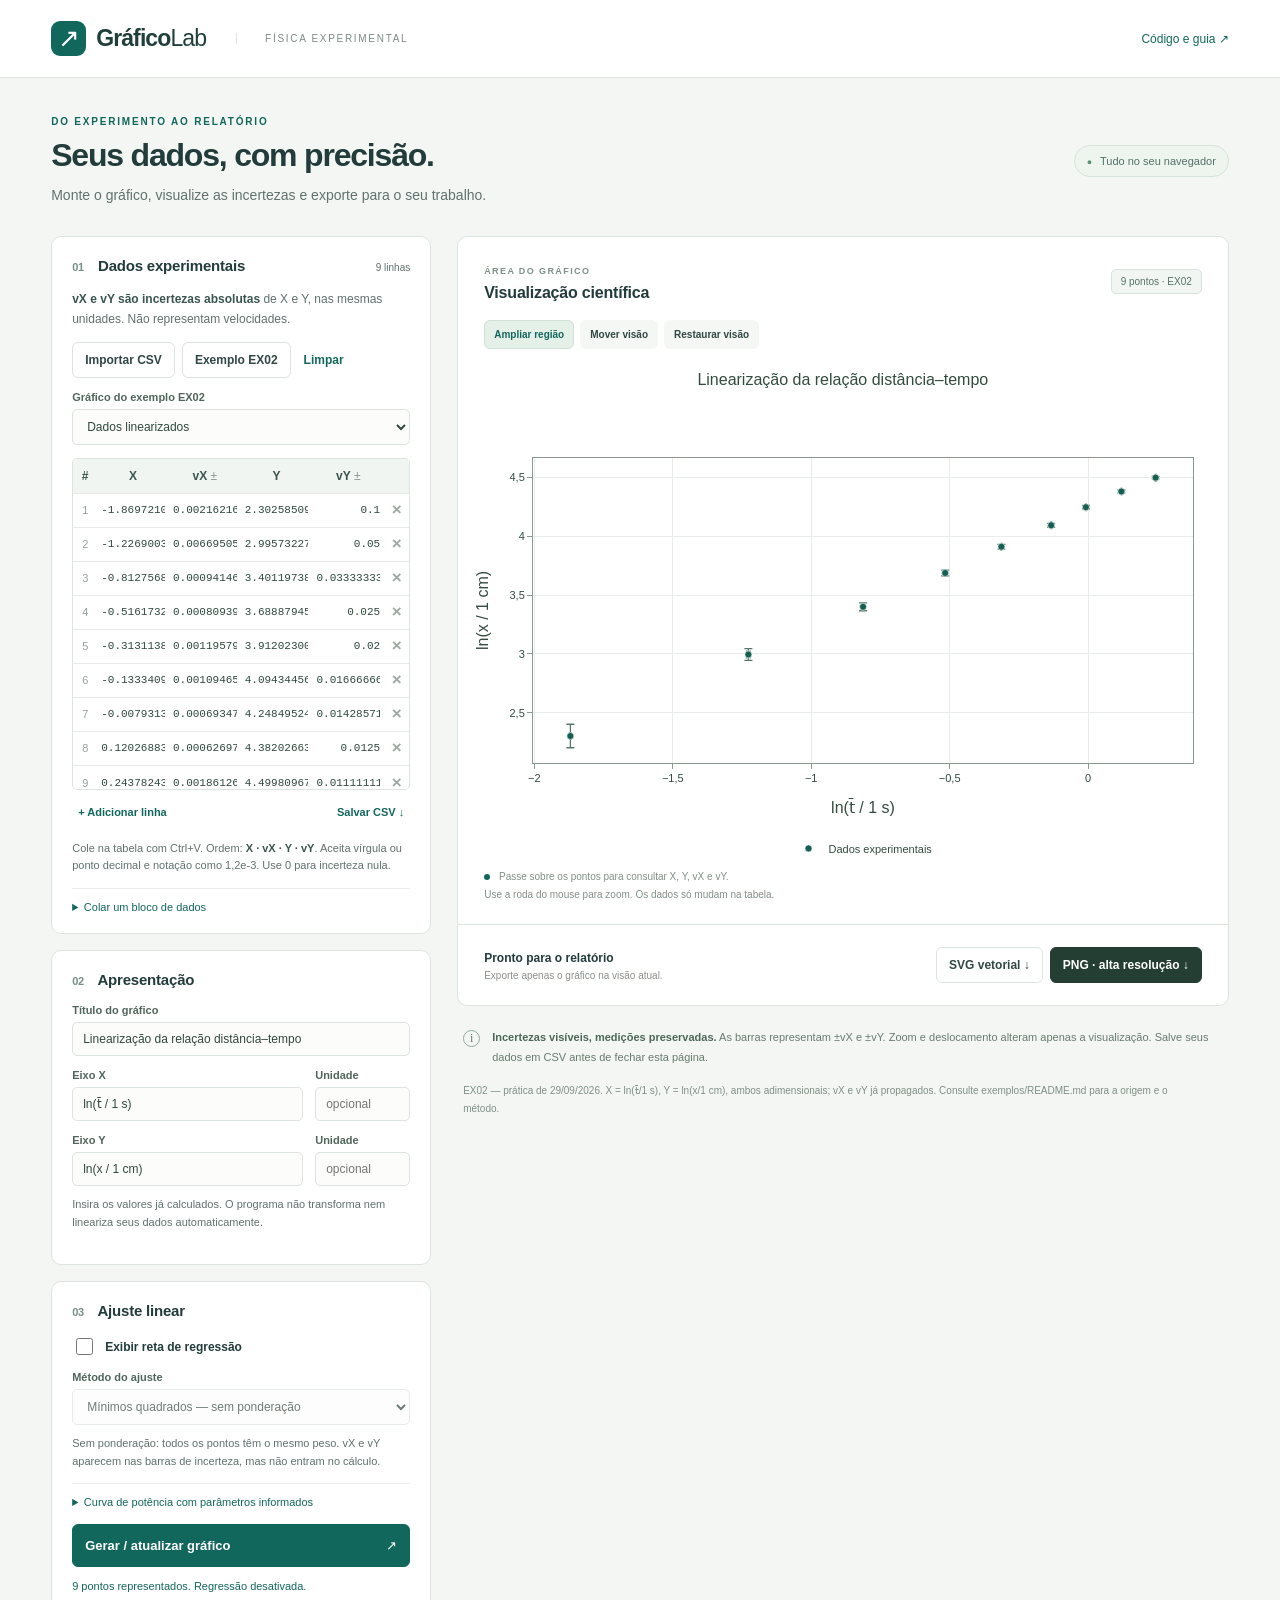
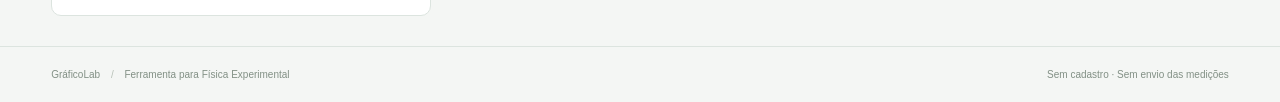
<file: programa-graficos/index.html>
<!doctype html>
<html lang="pt-BR">
<head>
  <meta charset="utf-8">
  <meta name="viewport" content="width=device-width, initial-scale=1">
  <meta name="description" content="Gráficos experimentais com barras de incerteza, regressão linear e exportação para relatórios. Gratuito, direto no navegador.">
  <title>GráficoLab · Física Experimental</title>
  <link rel="icon" href="favicon.svg" type="image/svg+xml">
  <link rel="stylesheet" href="css/style.css">
  <script defer src="vendor/plotly-basic-3.6.0.min.js"></script>
  <script defer src="js/data.js"></script>
  <script defer src="js/example.js"></script>
  <script defer src="js/graph.js"></script>
  <script defer src="js/script.js"></script>
</head>
<body>
  <header class="topbar"><a class="brand" href="./"><span class="brand-icon" aria-hidden="true">↗</span> Gráfico<span>Lab</span></a><span class="top-note">FÍSICA EXPERIMENTAL</span><a class="source-link" href="https://github.com/Yheitor13/Fisica/tree/main/programa-graficos" target="_blank" rel="noopener">Código e guia ↗</a></header>
  <main>
    <div class="intro"><div><p class="eyebrow">DO EXPERIMENTO AO RELATÓRIO</p><h1>Seus dados, com precisão.</h1><p>Monte o gráfico, visualize as incertezas e exporte para o seu trabalho.</p></div><span class="local-badge"><span aria-hidden="true">●</span> Tudo no seu navegador</span></div>
    <div class="workspace">
      <aside class="controls" aria-label="Dados e configuração">
        <section class="panel">
          <div class="section-heading"><h2><span class="step">01</span> Dados experimentais</h2><span id="row-count" class="count"></span></div>
          <p class="help"><strong>vX e vY são incertezas absolutas</strong> de X e Y, nas mesmas unidades. Não representam velocidades.</p>
          <div class="actions"><button id="import" type="button">Importar CSV</button><button id="example" type="button">Exemplo EX02</button><button id="clear" class="quiet" type="button">Limpar</button></div>
          <label for="example-view">Gráfico do exemplo EX02</label><select id="example-view"><option value="linear">Dados linearizados</option><option value="original">Dados antes da linearização</option><option value="curve">Curva reconstruída na escala original</option></select>
          <input id="file" type="file" accept=".csv,.tsv,.txt,text/csv" hidden>
          <div class="table-wrap"><table><caption class="sr-only">Digite os valores ou cole quatro colunas de uma planilha: X, vX, Y, vY.</caption><thead><tr><th scope="col">#</th><th scope="col">X</th><th scope="col">vX <span>±</span></th><th scope="col">Y</th><th scope="col">vY <span>±</span></th><th scope="col"><span class="sr-only">Excluir linha</span></th></tr></thead><tbody id="rows"></tbody></table></div>
          <div class="table-footer"><button id="add-row" class="quiet" type="button">+ Adicionar linha</button><button id="save-data" class="quiet" type="button">Salvar CSV ↓</button></div>
          <p class="help small">Cole na tabela com Ctrl+V. Ordem: <strong>X · vX · Y · vY</strong>. Aceita vírgula ou ponto decimal e notação como 1,2e-3. Use 0 para incerteza nula.</p>
          <details><summary>Colar um bloco de dados</summary><label for="paste-data" class="sr-only">Dados separados por tabulação, ponto e vírgula ou vírgula</label><textarea id="paste-data" rows="4" placeholder="X;vX;Y;vY&#10;2,50;0,05;4,80;0,10"></textarea><button id="apply-paste" type="button">Usar dados colados</button></details>
        </section>
        <section class="panel">
          <h2><span class="step">02</span> Apresentação</h2>
          <label for="title">Título do gráfico</label><input id="title" maxlength="100" value="Linearização da relação distância–tempo">
          <div class="field-grid"><div><label for="x-label">Eixo X</label><input id="x-label" maxlength="60" value="ln(t̄ / 1 s)"></div><div><label for="x-unit">Unidade</label><input id="x-unit" maxlength="24" placeholder="opcional"></div><div><label for="y-label">Eixo Y</label><input id="y-label" maxlength="60" value="ln(x / 1 cm)"></div><div><label for="y-unit">Unidade</label><input id="y-unit" maxlength="24" placeholder="opcional"></div></div>
          <p class="help small">Insira os valores já calculados. O programa não transforma nem lineariza seus dados automaticamente.</p>
        </section>
        <section class="panel">
          <h2><span class="step">03</span> Ajuste linear</h2>
          <label class="check"><input id="fit" type="checkbox"> Exibir reta de regressão</label>
          <label for="method">Método do ajuste</label><select id="method" disabled><option value="ordinary">Mínimos quadrados — sem ponderação</option><option value="weighted">Mínimos quadrados — pesos 1/vY²</option></select>
          <p id="method-help" class="help small">Sem ponderação: todos os pontos têm o mesmo peso. vX e vY aparecem nas barras de incerteza.</p>
          <details><summary>Curva de potência com parâmetros informados</summary><label class="check"><input id="curve" type="checkbox"> Exibir Y = C(X/X₀)ⁿ</label><div class="field-grid"><div><label for="curve-c">C (unidade de Y)</label><input id="curve-c" value="1" inputmode="decimal"></div><div><label for="curve-n">Expoente n</label><input id="curve-n" value="1" inputmode="decimal"></div></div><label for="curve-x0">X₀ (unidade de X)</label><input id="curve-x0" value="1" inputmode="decimal"><p class="help small">Coeficientes já calculados na análise. A curva é desenhada no intervalo dos dados, para X e X₀ positivos. Não há novo ajuste nem linearização automática. Desative a reta para usar esta opção.</p></details>
          <button id="generate" class="primary" type="button">Gerar / atualizar gráfico <span aria-hidden="true">↗</span></button>
          <p id="status" role="status" aria-live="polite"></p>
        </section>
      </aside>
      <div class="output">
        <section class="plot-panel" aria-label="Gráfico experimental">
          <div class="plot-heading"><div><span class="eyebrow">ÁREA DO GRÁFICO</span><h2>Visualização científica</h2></div><span id="plot-state" class="tag">Dados do EX02</span></div>
          <div class="plot-tools" aria-label="Controles de visualização"><button id="zoom-mode" type="button" aria-pressed="true">Ampliar região</button><button id="pan-mode" type="button" aria-pressed="false">Mover visão</button><button id="reset" type="button">Restaurar visão</button></div>
          <div id="plot" role="img" aria-label="Gráfico de dispersão com barras de incerteza nos dois eixos"></div>
          <div class="plot-caption"><span class="dot" aria-hidden="true"></span> Passe sobre os pontos para consultar X, Y, vX e vY.<br>Use a roda do mouse para zoom. Os dados só mudam na tabela.</div>
          <div id="fit-results" class="fit-results" hidden><div class="fit-title">RETA AJUSTADA <span id="fit-kind"></span></div><p id="equation" class="equation"></p><dl><div><dt>Coeficiente angular · a</dt><dd id="slope"></dd></div><div><dt>Intercepto · b</dt><dd id="intercept"></dd></div><div><dt id="r2-label">R²</dt><dd id="r2"></dd></div></dl></div>
          <div class="export-bar"><div><strong>Pronto para o relatório</strong><p>Exporte apenas o gráfico na visão atual.</p></div><div class="actions"><button id="export-svg" type="button" disabled>SVG vetorial ↓</button><button id="export-png" class="dark" type="button" disabled>PNG · alta resolução ↓</button></div></div>
        </section>
        <div class="note"><span aria-hidden="true">i</span><p><strong>Incertezas visíveis, medições preservadas.</strong> As barras representam ±vX e ±vY. Zoom e deslocamento alteram apenas a visualização. Salve seus dados em CSV antes de fechar esta página.</p></div>
        <p id="example-note" class="provenance">Exemplo: trabalho 02, prática de 29/09/2026. X = ln(t̄/1 s), Y = ln(x/1 cm); ambos adimensionais. As incertezas já foram propagadas. <a href="exemplos/README.md" target="_blank" rel="noopener">Origem e método ↗</a></p>
      </div>
    </div>
  </main>
  <footer><span>GráficoLab <span class="footer-separator">/</span> Ferramenta para Física Experimental</span><span>Sem cadastro · Sem envio das medições</span></footer>
  <noscript>Ative o JavaScript do navegador para usar o programa.</noscript>
</body>
</html>
</file>
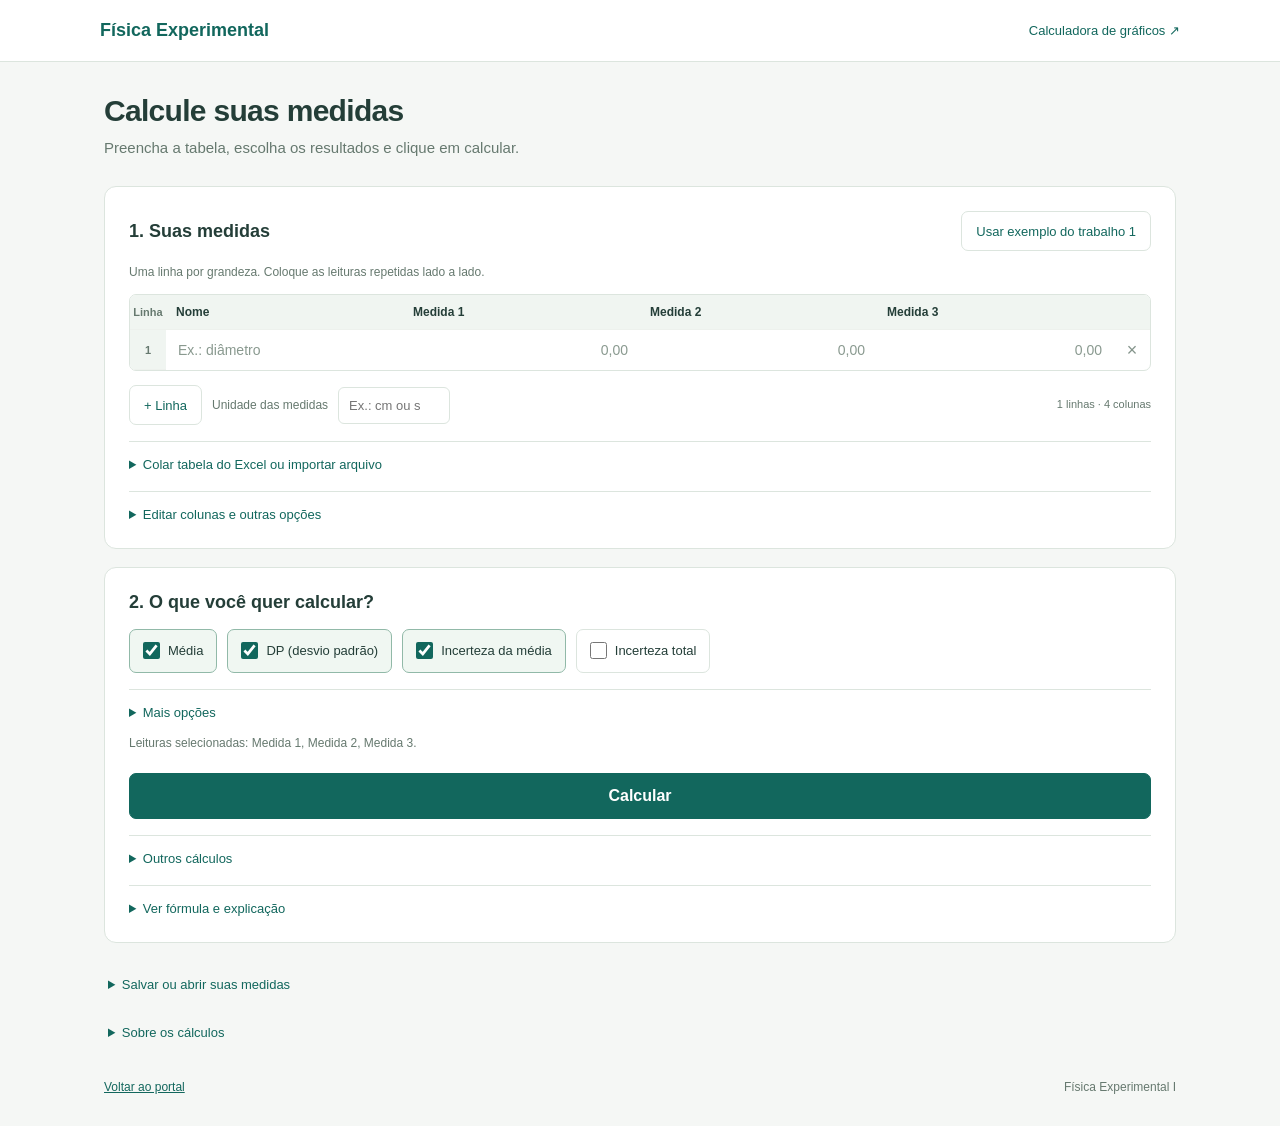
<file: apoio/calculadora-fisica/index.html>
<!doctype html>
<html lang="pt-BR">
<head><meta charset="utf-8"><meta name="viewport" content="width=device-width,initial-scale=1"><meta name="description" content="Cole suas medidas e calcule média, desvio padrão e incertezas para o relatório de Física Experimental."><title>Calculadora de Física Experimental</title><link rel="stylesheet" href="style.css"><script defer src="engine.js"></script><script defer src="lab.js"></script><script defer src="freefall.js"></script><script defer src="ex03-data.js"></script><script defer src="xlsx.js"></script><script defer src="app.js"></script></head>
<body><header><a href="../" class="brand">Física Experimental</a><a href="../calculadora-de-grafico/">Calculadora de gráficos ↗</a></header>
<main><h1>Calcule suas medidas</h1><p class="intro">Preencha a tabela, escolha os resultados e clique em calcular.</p>
<section class="panel" aria-labelledby="input-title">
<div class="heading"><h2 id="input-title">1. Suas medidas</h2><button id="example">Usar exemplo do trabalho 1</button></div>
<p class="help">Uma linha por grandeza. Coloque as leituras repetidas lado a lado.</p>
<div class="table-wrap" tabindex="0" aria-label="Tabela de medidas com rolagem"><table id="table"><thead></thead><tbody></tbody></table></div>
<div class="toolbar below"><button id="add-row">+ Linha</button><label class="unit-control">Unidade das medidas<input id="common-unit" placeholder="Ex.: cm ou s" aria-label="Unidade de todas as medidas"></label><span id="count" class="help"></span></div>
<details id="paste-options"><summary>Colar tabela do Excel ou importar arquivo</summary><label for="paste">Cole a tabela com os nomes das colunas</label><textarea id="paste" rows="3" placeholder="Nome;Leitura 1;Leitura 2;Leitura 3&#10;Diâmetro;2,08;2,03;2,00"></textarea><div class="toolbar"><button id="paste-load">Usar tabela colada</button><button id="import">Importar CSV</button><input id="file" type="file" accept=".csv,.tsv,.txt" hidden></div><p class="help">Use tabulação ou ponto e vírgula entre as colunas.</p></details>
<details id="input-options"><summary>Editar colunas e outras opções</summary><div class="toolbar"><button id="add-col">+ Coluna</button><button id="clear">Limpar valores</button><button id="restore-input" disabled>Voltar à tabela anterior</button></div><label class="check"><input type="checkbox" id="edit-columns">Editar unidades e excluir colunas</label><label>Exemplo<select id="example-kind"><option value="ex01">Trabalho 1</option><option value="ex03">Trabalho 3 — Queda livre</option><option value="apostila">Apostila</option></select></label><button id="other-example">Carregar exemplo escolhido</button></details>
</section>
<section class="panel" aria-labelledby="calculate-title"><h2 id="calculate-title">2. O que você quer calcular?</h2><div id="config"></div>
<details id="other-calculations"><summary>Outros cálculos</summary><label for="calculation">Escolha o cálculo</label><select id="calculation"><option value="treatment">Média, DP e incertezas</option><option value="deviations">Desvios de cada medida</option><option value="total">Combinar incertezas</option><option value="relative">Incerteza relativa</option><option value="geometry">Volumes e propagação</option><option value="linearization">Linearização</option><option value="regression">Regressão linear</option><option value="freefall">Queda livre — EX03</option><option value="power">Lei de potência</option></select></details>
<details id="formula-details"><summary>Ver fórmula e explicação</summary><div id="equation" class="equation"></div><p id="source" class="help"></p><p id="explanation" class="help"></p></details>
<button id="calculate" class="primary">Calcular</button><div id="status" role="status" aria-live="polite"></div></section>
<section class="panel" id="result-panel" hidden><h2>3. Resultado</h2><div id="results" hidden><div class="table-wrap result-table" tabindex="0" aria-label="Tabela de resultados com rolagem"><table id="result-table"><thead></thead><tbody></tbody></table></div><div id="secondary"></div><div class="toolbar below"><button id="copy">Copiar tabela</button><button id="xlsx">Baixar Excel</button></div>
<details><summary>Mais opções do resultado</summary><p id="result-description" class="help"></p><div class="toolbar"><label>Exibir<select id="format"><option value="significant">Algarismos significativos</option><option value="decimal">Casas decimais</option></select></label><label>Quantidade<select id="digits"><option>2</option><option>3</option><option>4</option><option>5</option><option selected>6</option></select></label></div><label class="check"><input id="export-rounded" type="checkbox">Exportar números como exibidos</label><p class="help">Os cálculos e a exportação mantêm a precisão completa. “Valor ± incerteza” segue o arredondamento da apostila.</p><div class="toolbar"><button id="csv">Baixar CSV</button><button id="use-result">Usar resultados em outro cálculo</button><button id="secondary-csv" hidden>Baixar coeficientes</button><button id="undo" disabled>Desfazer cálculo</button></div></details></div></section>
<details class="bottom-options"><summary>Salvar ou abrir suas medidas</summary><div class="toolbar"><button id="save-session">Salvar sessão</button><button id="load-session">Abrir sessão</button><input id="session-file" type="file" accept=".json" hidden></div><p class="help">Salve antes de fechar a aba. As medidas ficam apenas no seu navegador.</p></details>
<details class="bottom-options"><summary>Sobre os cálculos</summary><p class="help">Média, DP amostral, incerteza da média e incerteza total seguem as equações 2.1–2.4 da apostila. DP exige ao menos duas leituras. A incerteza instrumental é informada por você, sem conversão automática de unidades.</p><p class="help">Propagação: equação 3.1, para grandezas independentes. Linearização: capítulo 4. Regressão: capítulo 5, com incertezas verticais. Modelos de volume: relatório 01. A ferramenta cobre o tratamento dos dados; não automatiza todas as leis dos demais experimentos.</p><a href="../materiais/Apostila_LAB1.pdf" target="_blank" rel="noopener">Abrir apostila ↗</a> · <a href="../FisicaEx02/refs/Aula3-PropagacaoLinearizacao.pdf" target="_blank" rel="noopener">Material da aula ↗</a></details>
<footer><a href="../">Voltar ao portal</a><span>Física Experimental I</span></footer></main></body></html>
</file>
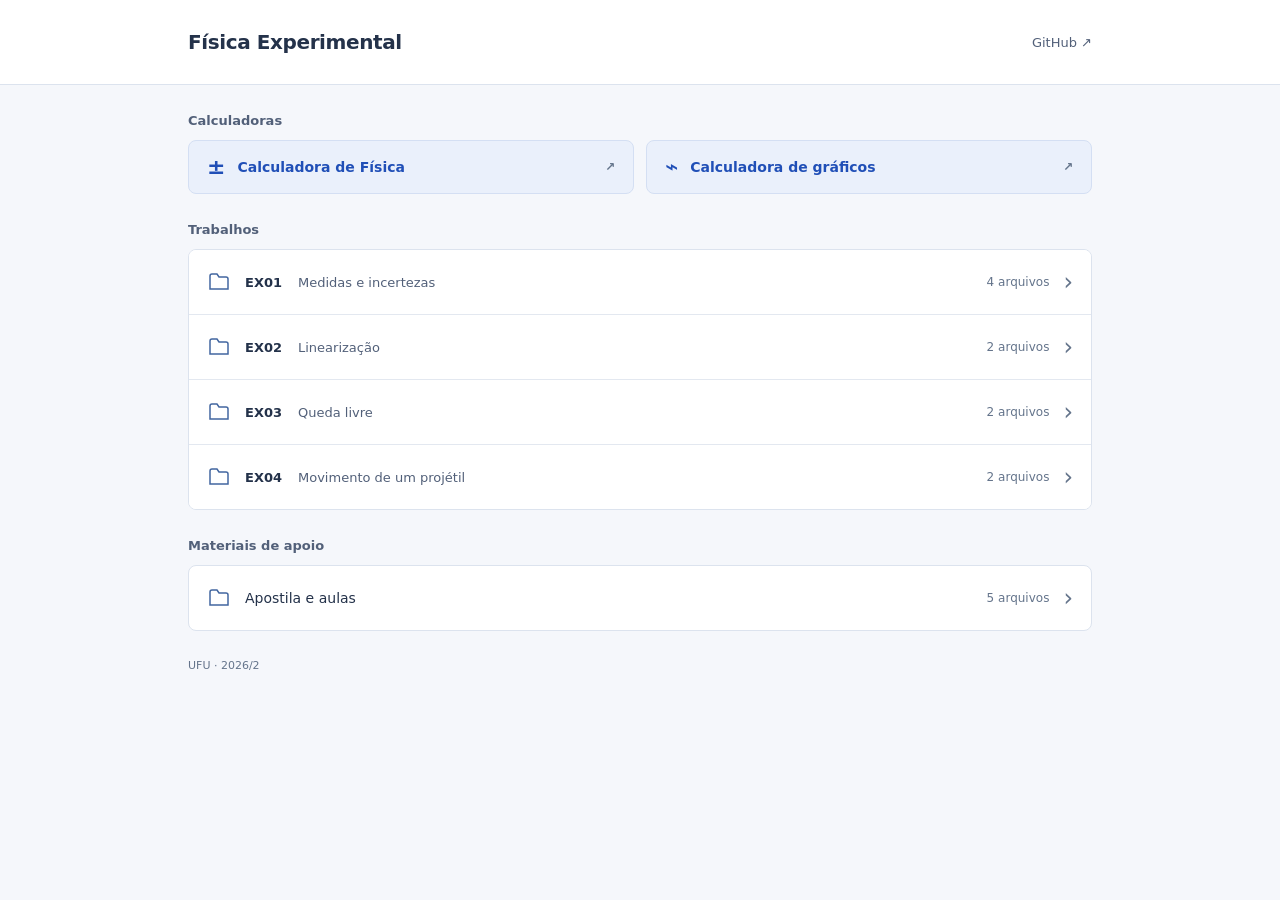
<file: apoio/portal/index.html>
<!doctype html>
<html lang="pt-BR">
<head><meta charset="utf-8"><meta name="viewport" content="width=device-width,initial-scale=1"><meta name="description" content="Arquivos dos trabalhos de Física Experimental e acesso às calculadoras."><meta name="theme-color" content="#f5f7fb"><title>Física Experimental · Arquivos</title><link rel="stylesheet" href="style.css"></head>
<body><a class="skip" href="#conteudo">Pular para o conteúdo</a>
<header><div class="header-inner"><h1>Física Experimental</h1><a href="https://github.com/Yheitor13/labfisica">GitHub ↗</a></div></header>
<main id="conteudo">
<section id="ferramentas" aria-labelledby="tools-title"><h2 id="tools-title">Calculadoras</h2><div class="tools"><a href="calculadora-fisica/"><span aria-hidden="true">±</span> Calculadora de Física <span class="arrow" aria-hidden="true">↗</span></a><a href="calculadora-de-grafico/"><span aria-hidden="true">⌁</span> Calculadora de gráficos <span class="arrow" aria-hidden="true">↗</span></a></div></section>
<section id="relatorios" aria-labelledby="files-title"><h2 id="files-title">Trabalhos</h2><div class="folder-list"><details class="folder" id="ex01"><summary><svg class="folder-icon" viewBox="0 0 24 24" fill="none" aria-hidden="true"><path d="M3 6a2 2 0 0 1 2-2h5l2 3h7a2 2 0 0 1 2 2v10H3Z" stroke="currentColor" stroke-width="1.5"/></svg><span><strong>EX01</strong><span class="folder-title">Medidas e incertezas</span></span><span class="count">4 arquivos</span><span class="chevron" aria-hidden="true">›</span></summary><div class="files"><a class="file" href="FisicaEx01/Relatório_Final.pdf"><span class="file-icon" aria-hidden="true">PDF</span><span>Relatório final</span><span class="arrow" aria-hidden="true">↗</span></a><a class="file" href="FisicaEx01/Resolucao.pdf.pdf"><span class="file-icon" aria-hidden="true">PDF</span><span>Contas e fórmulas</span><span class="arrow" aria-hidden="true">↗</span></a><a class="file" href="FisicaEx01/Fórmulas_Relatório.pdf"><span class="file-icon" aria-hidden="true">PDF</span><span>Fórmulas</span><span class="arrow" aria-hidden="true">↗</span></a><a class="file" href="FisicaEx01/Equações_do_Relatório.pdf"><span class="file-icon" aria-hidden="true">PDF</span><span>Equações</span><span class="arrow" aria-hidden="true">↗</span></a></div></details><details class="folder" id="ex02"><summary><svg class="folder-icon" viewBox="0 0 24 24" fill="none" aria-hidden="true"><path d="M3 6a2 2 0 0 1 2-2h5l2 3h7a2 2 0 0 1 2 2v10H3Z" stroke="currentColor" stroke-width="1.5"/></svg><span><strong>EX02</strong><span class="folder-title">Linearização</span></span><span class="count">2 arquivos</span><span class="chevron" aria-hidden="true">›</span></summary><div class="files"><a class="file" href="FisicaEx02/Relatorio_Final.pdf"><span class="file-icon" aria-hidden="true">PDF</span><span>Relatório final</span><span class="arrow" aria-hidden="true">↗</span></a><a class="file" href="FisicaEx02/Resolucao_Completa.pdf"><span class="file-icon" aria-hidden="true">PDF</span><span>Contas e fórmulas</span><span class="arrow" aria-hidden="true">↗</span></a></div></details><details class="folder" id="ex03"><summary><svg class="folder-icon" viewBox="0 0 24 24" fill="none" aria-hidden="true"><path d="M3 6a2 2 0 0 1 2-2h5l2 3h7a2 2 0 0 1 2 2v10H3Z" stroke="currentColor" stroke-width="1.5"/></svg><span><strong>EX03</strong><span class="folder-title">Queda livre</span></span><span class="count">2 arquivos</span><span class="chevron" aria-hidden="true">›</span></summary><div class="files"><a class="file" href="FisicaEx03/Relatorio_Final.pdf"><span class="file-icon" aria-hidden="true">PDF</span><span>Relatório final</span><span class="arrow" aria-hidden="true">↗</span></a><a class="file" href="FisicaEx03/Resolucao_Completa.pdf"><span class="file-icon" aria-hidden="true">PDF</span><span>Contas e fórmulas</span><span class="arrow" aria-hidden="true">↗</span></a></div></details><details class="folder" id="ex04"><summary><svg class="folder-icon" viewBox="0 0 24 24" fill="none" aria-hidden="true"><path d="M3 6a2 2 0 0 1 2-2h5l2 3h7a2 2 0 0 1 2 2v10H3Z" stroke="currentColor" stroke-width="1.5"/></svg><span><strong>EX04</strong><span class="folder-title">Movimento de um projétil</span></span><span class="count">2 arquivos</span><span class="chevron" aria-hidden="true">›</span></summary><div class="files"><a class="file" href="FisicaEx04/Relatorio_Final.pdf"><span class="file-icon" aria-hidden="true">PDF</span><span>Relatório final</span><span class="arrow" aria-hidden="true">↗</span></a><a class="file" href="FisicaEx04/Resolucao_Completa.pdf"><span class="file-icon" aria-hidden="true">PDF</span><span>Contas e fórmulas</span><span class="arrow" aria-hidden="true">↗</span></a></div></details></div></section>
<section id="apoio" aria-labelledby="support-title"><h2 id="support-title">Materiais de apoio</h2><details class="folder"><summary><svg class="folder-icon" viewBox="0 0 24 24" fill="none" aria-hidden="true"><path d="M3 6a2 2 0 0 1 2-2h5l2 3h7a2 2 0 0 1 2 2v10H3Z" stroke="currentColor" stroke-width="1.5"/></svg><span>Apostila e aulas</span><span class="count">5 arquivos</span><span class="chevron" aria-hidden="true">›</span></summary><div class="files"><a class="file" href="materiais/Apostila_LAB1.pdf"><span>Apostila de laboratório</span><span class="arrow">PDF ↗</span></a><a class="file" href="materiais/Aula1-AlgSignificativos.pdf"><span>Algarismos significativos</span><span class="arrow">PDF ↗</span></a><a class="file" href="materiais/Aula2-ErrosEstatistica-simpl.pdf"><span>Erros e estatística</span><span class="arrow">PDF ↗</span></a><a class="file" href="FisicaEx02/refs/Aula3-PropagacaoLinearizacao.pdf"><span>Propagação e linearização</span><span class="arrow">PDF ↗</span></a><a class="file" href="materiais/Aula4-ComoCriarRelatorios.pdf"><span>Como elaborar relatórios</span><span class="arrow">PDF ↗</span></a></div></details></section>
</main><footer>UFU · 2026/2</footer></body></html>
</file>
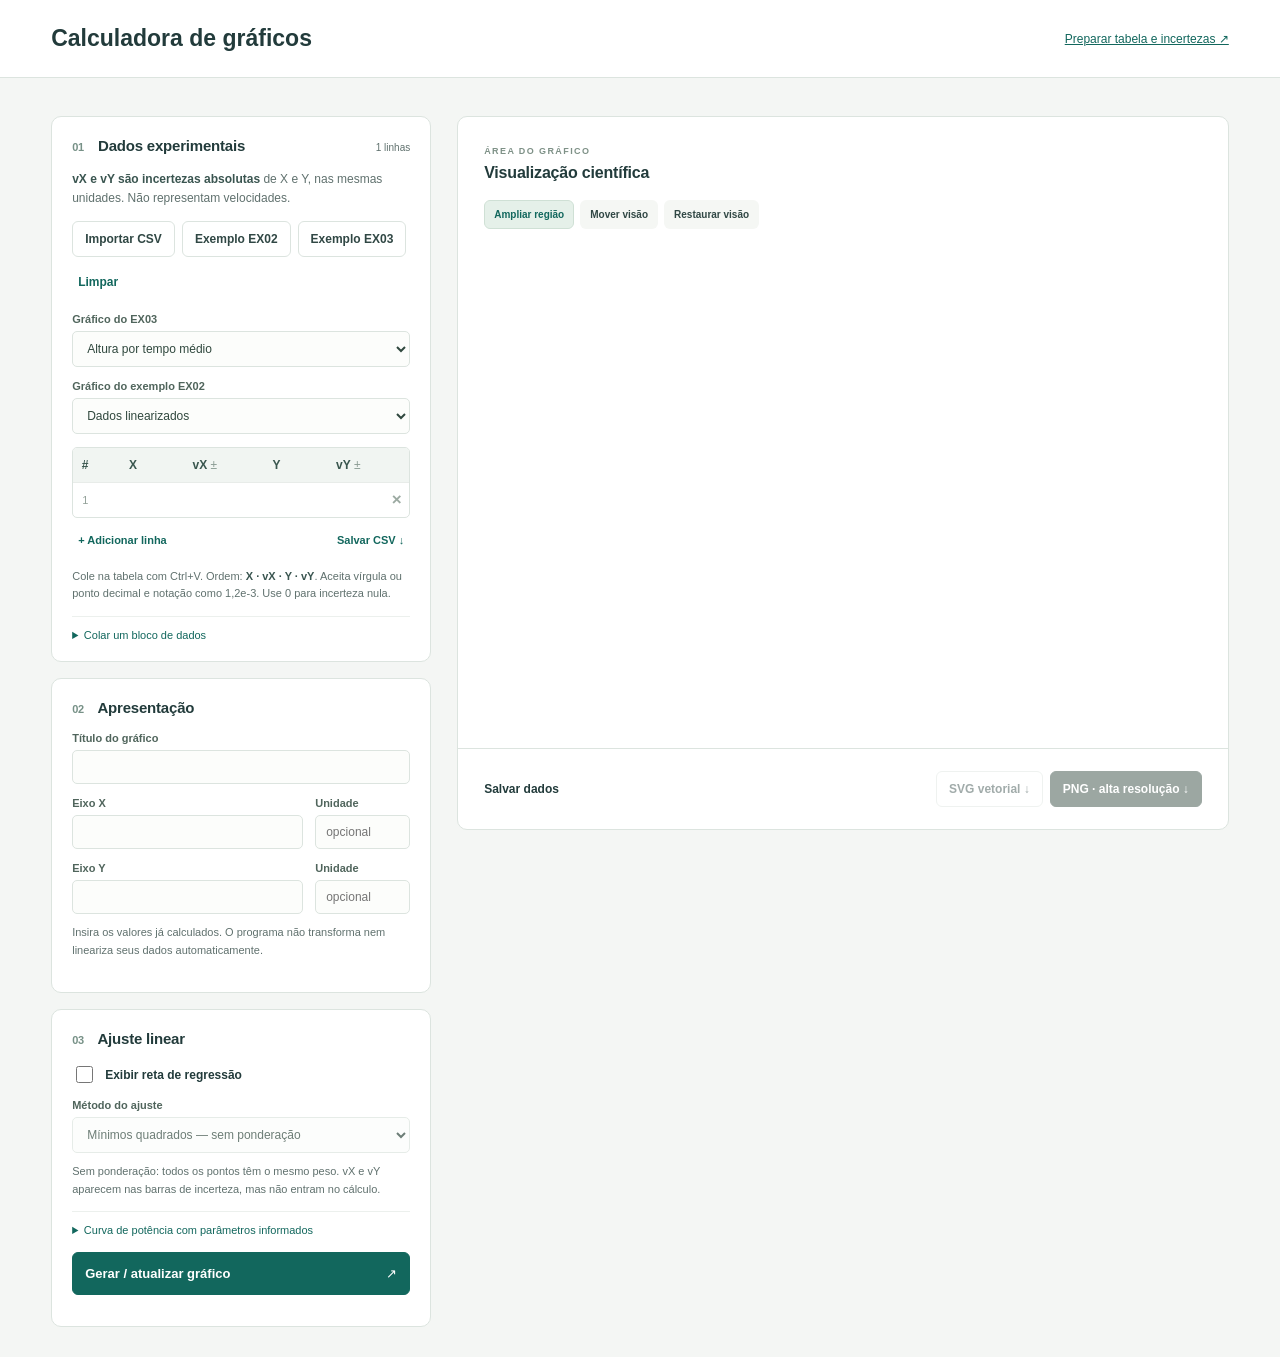
<file: apoio/programa-graficos/index.html>
<!doctype html>
<html lang="pt-BR">
<head>
  <meta charset="utf-8">
  <meta name="viewport" content="width=device-width, initial-scale=1">
  <meta name="description" content="Gráficos experimentais com barras de incerteza, regressão linear e exportação para relatórios. Gratuito, direto no navegador.">
  <title>Calculadora de gráficos</title>
  <link rel="stylesheet" href="css/style.css">
  <script defer src="vendor/plotly-basic-3.6.0.min.js"></script>
  <script defer src="js/data.js"></script>
  <script defer src="js/ex03-data.js"></script><script defer src="js/example.js"></script>
  <script defer src="js/graph.js"></script>
  <script defer src="js/script.js"></script>
</head>
<body>
  <header class="topbar"><h1>Calculadora de gráficos</h1><a href="../calculadora-fisica/" style="margin-left:auto;font-size:12px">Preparar tabela e incertezas ↗</a></header>
  <main>
    <div class="workspace">
      <aside class="controls" aria-label="Dados e configuração">
        <section class="panel">
          <div class="section-heading"><h2><span class="step">01</span> Dados experimentais</h2><span id="row-count" class="count"></span></div>
          <p class="help"><strong>vX e vY são incertezas absolutas</strong> de X e Y, nas mesmas unidades. Não representam velocidades.</p>
          <div class="actions"><button id="import" type="button">Importar CSV</button><button id="example" type="button">Exemplo EX02</button><button id="example-ex03" type="button">Exemplo EX03</button><button id="clear" class="quiet" type="button">Limpar</button></div>
          <label for="ex03-view">Gráfico do EX03</label><select id="ex03-view"><option value="original">Altura por tempo médio</option><option value="log">ln(t) por ln(d) com ajuste</option><option value="curve">Lei de potência na escala original</option><option value="direct">Altura por t² — modelo pela origem</option><option value="square">t² por altura — intercepto livre</option></select><label for="example-view">Gráfico do exemplo EX02</label><select id="example-view"><option value="linear">Dados linearizados</option><option value="original">Dados antes da linearização</option><option value="curve">Curva reconstruída na escala original</option></select>
          <input id="file" type="file" accept=".csv,.tsv,.txt,text/csv" hidden>
          <div class="table-wrap"><table><caption class="sr-only">Digite os valores ou cole quatro colunas de uma planilha: X, vX, Y, vY.</caption><thead><tr><th scope="col">#</th><th scope="col">X</th><th scope="col">vX <span>±</span></th><th scope="col">Y</th><th scope="col">vY <span>±</span></th><th scope="col"><span class="sr-only">Excluir linha</span></th></tr></thead><tbody id="rows"></tbody></table></div>
          <div class="table-footer"><button id="add-row" class="quiet" type="button">+ Adicionar linha</button><button id="save-data" class="quiet" type="button">Salvar CSV ↓</button></div>
          <p class="help small">Cole na tabela com Ctrl+V. Ordem: <strong>X · vX · Y · vY</strong>. Aceita vírgula ou ponto decimal e notação como 1,2e-3. Use 0 para incerteza nula.</p>
          <details><summary>Colar um bloco de dados</summary><label for="paste-data" class="sr-only">Dados separados por tabulação, ponto e vírgula ou vírgula</label><textarea id="paste-data" rows="4" placeholder="X;vX;Y;vY&#10;2,50;0,05;4,80;0,10"></textarea><button id="apply-paste" type="button">Usar dados colados</button></details>
        </section>
        <section class="panel">
          <h2><span class="step">02</span> Apresentação</h2>
          <label for="title">Título do gráfico</label><input id="title" maxlength="100" value="">
          <div class="field-grid"><div><label for="x-label">Eixo X</label><input id="x-label" maxlength="60" value=""></div><div><label for="x-unit">Unidade</label><input id="x-unit" maxlength="24" placeholder="opcional"></div><div><label for="y-label">Eixo Y</label><input id="y-label" maxlength="60" value=""></div><div><label for="y-unit">Unidade</label><input id="y-unit" maxlength="24" placeholder="opcional"></div></div>
          <p class="help small">Insira os valores já calculados. O programa não transforma nem lineariza seus dados automaticamente.</p>
        </section>
        <section class="panel">
          <h2><span class="step">03</span> Ajuste linear</h2>
          <label class="check"><input id="fit" type="checkbox"> Exibir reta de regressão</label>
          <label for="method">Método do ajuste</label><select id="method" disabled><option value="ordinary">Mínimos quadrados — sem ponderação</option><option value="weighted">Mínimos quadrados — pesos 1/vY²</option></select>
          <p id="method-help" class="help small">Sem ponderação: todos os pontos têm o mesmo peso. vX e vY aparecem nas barras de incerteza.</p>
          <details><summary>Curva de potência com parâmetros informados</summary><label class="check"><input id="curve" type="checkbox"> Exibir Y = C(X/X₀)ⁿ</label><div class="field-grid"><div><label for="curve-c">C (unidade de Y)</label><input id="curve-c" value="" inputmode="decimal"></div><div><label for="curve-n">Expoente n</label><input id="curve-n" value="" inputmode="decimal"></div></div><label for="curve-x0">X₀ (unidade de X)</label><input id="curve-x0" value="" inputmode="decimal"><p class="help small">Coeficientes já calculados na análise. A curva é desenhada no intervalo dos dados, para X e X₀ positivos. Não há novo ajuste nem linearização automática. Desative a reta para usar esta opção.</p></details>
          <button id="generate" class="primary" type="button">Gerar / atualizar gráfico <span aria-hidden="true">↗</span></button>
          <p id="status" role="status" aria-live="polite"></p>
        </section>
      </aside>
      <div class="output">
        <section class="plot-panel" aria-label="Gráfico experimental">
          <div class="plot-heading"><div><span class="eyebrow">ÁREA DO GRÁFICO</span><h2>Visualização científica</h2></div><span id="plot-state" class="tag"></span></div>
          <div class="plot-tools" aria-label="Controles de visualização"><button id="zoom-mode" type="button" aria-pressed="true">Ampliar região</button><button id="pan-mode" type="button" aria-pressed="false">Mover visão</button><button id="reset" type="button">Restaurar visão</button></div>
          <div id="plot" role="img" aria-label="Gráfico de dispersão com barras de incerteza nos dois eixos"></div>
          <div class="export-bar"><strong>Salvar dados</strong><div class="actions"><button id="export-svg" type="button" disabled>SVG vetorial ↓</button><button id="export-png" class="dark" type="button" disabled>PNG · alta resolução ↓</button></div></div>
        </section>
      </div>
    </div>
  </main>
  <noscript>Ative o JavaScript do navegador para usar o programa.</noscript>
</body>
</html>
</file>
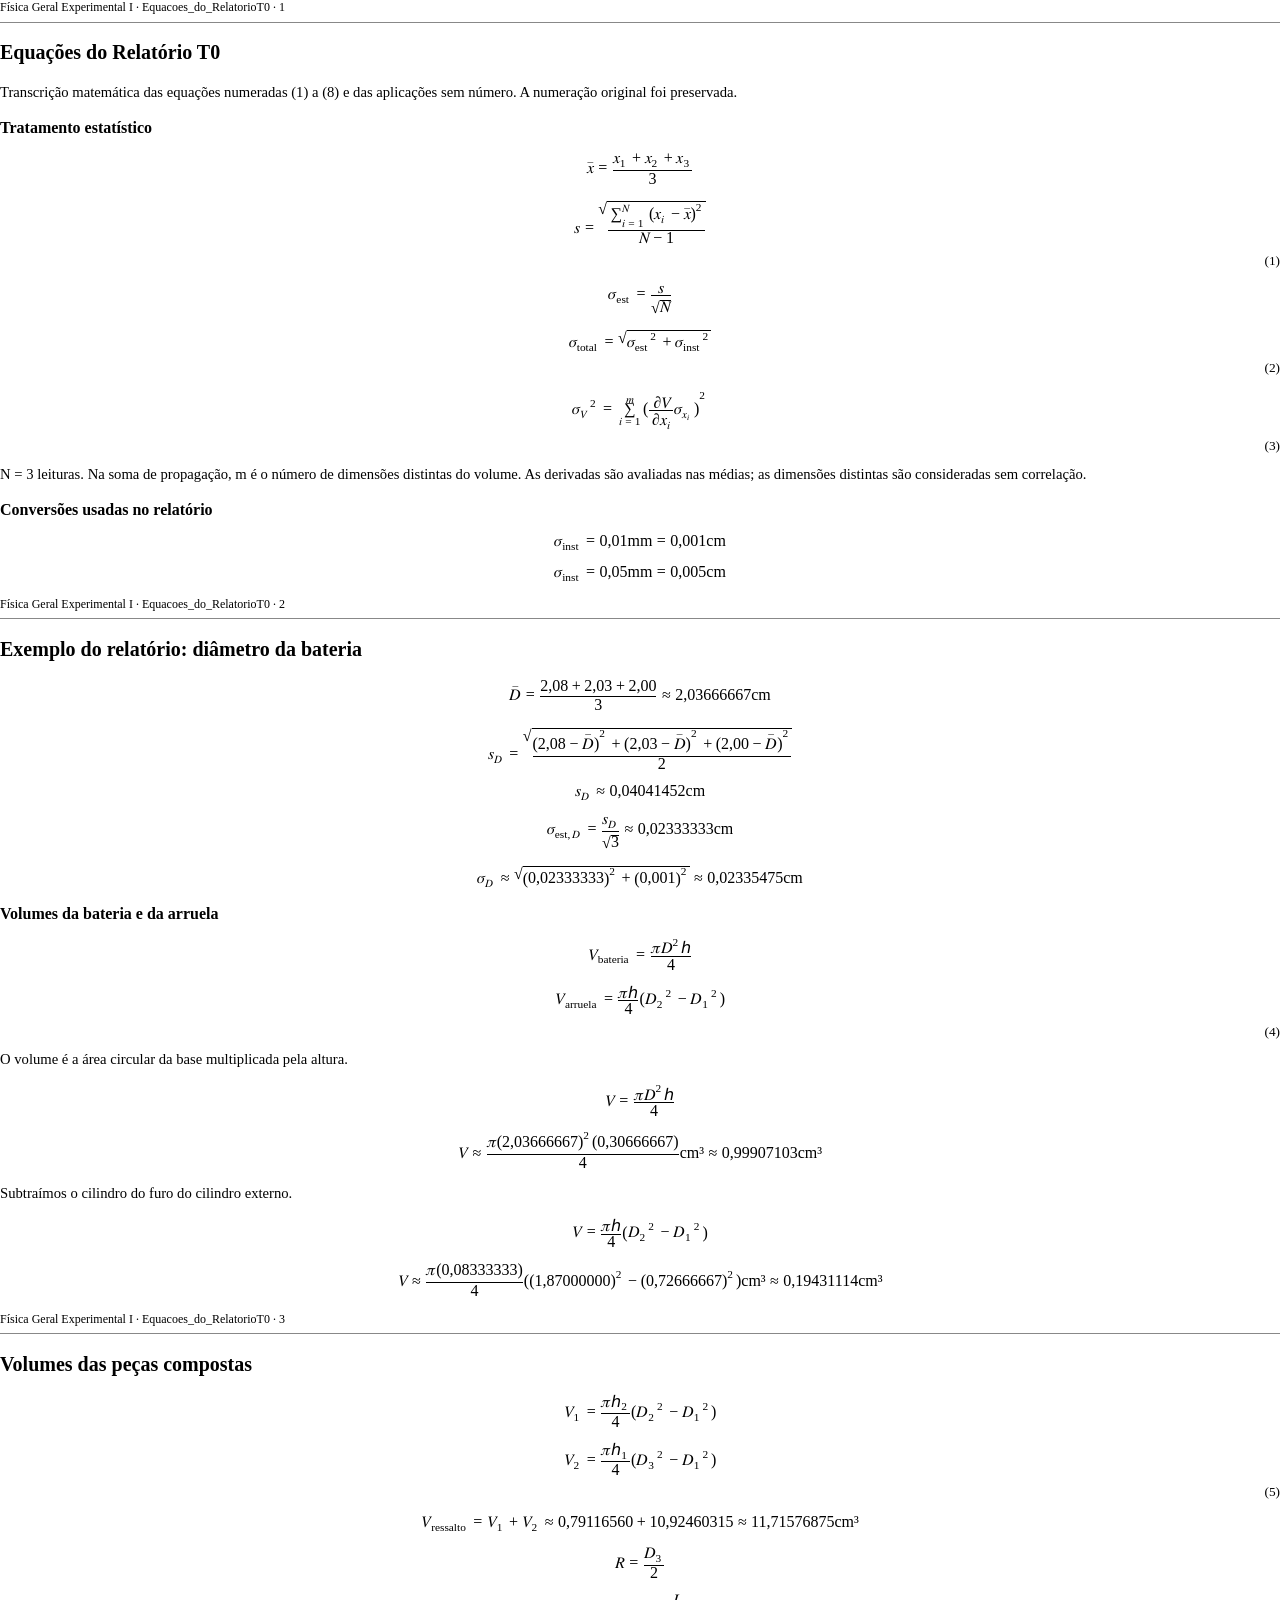
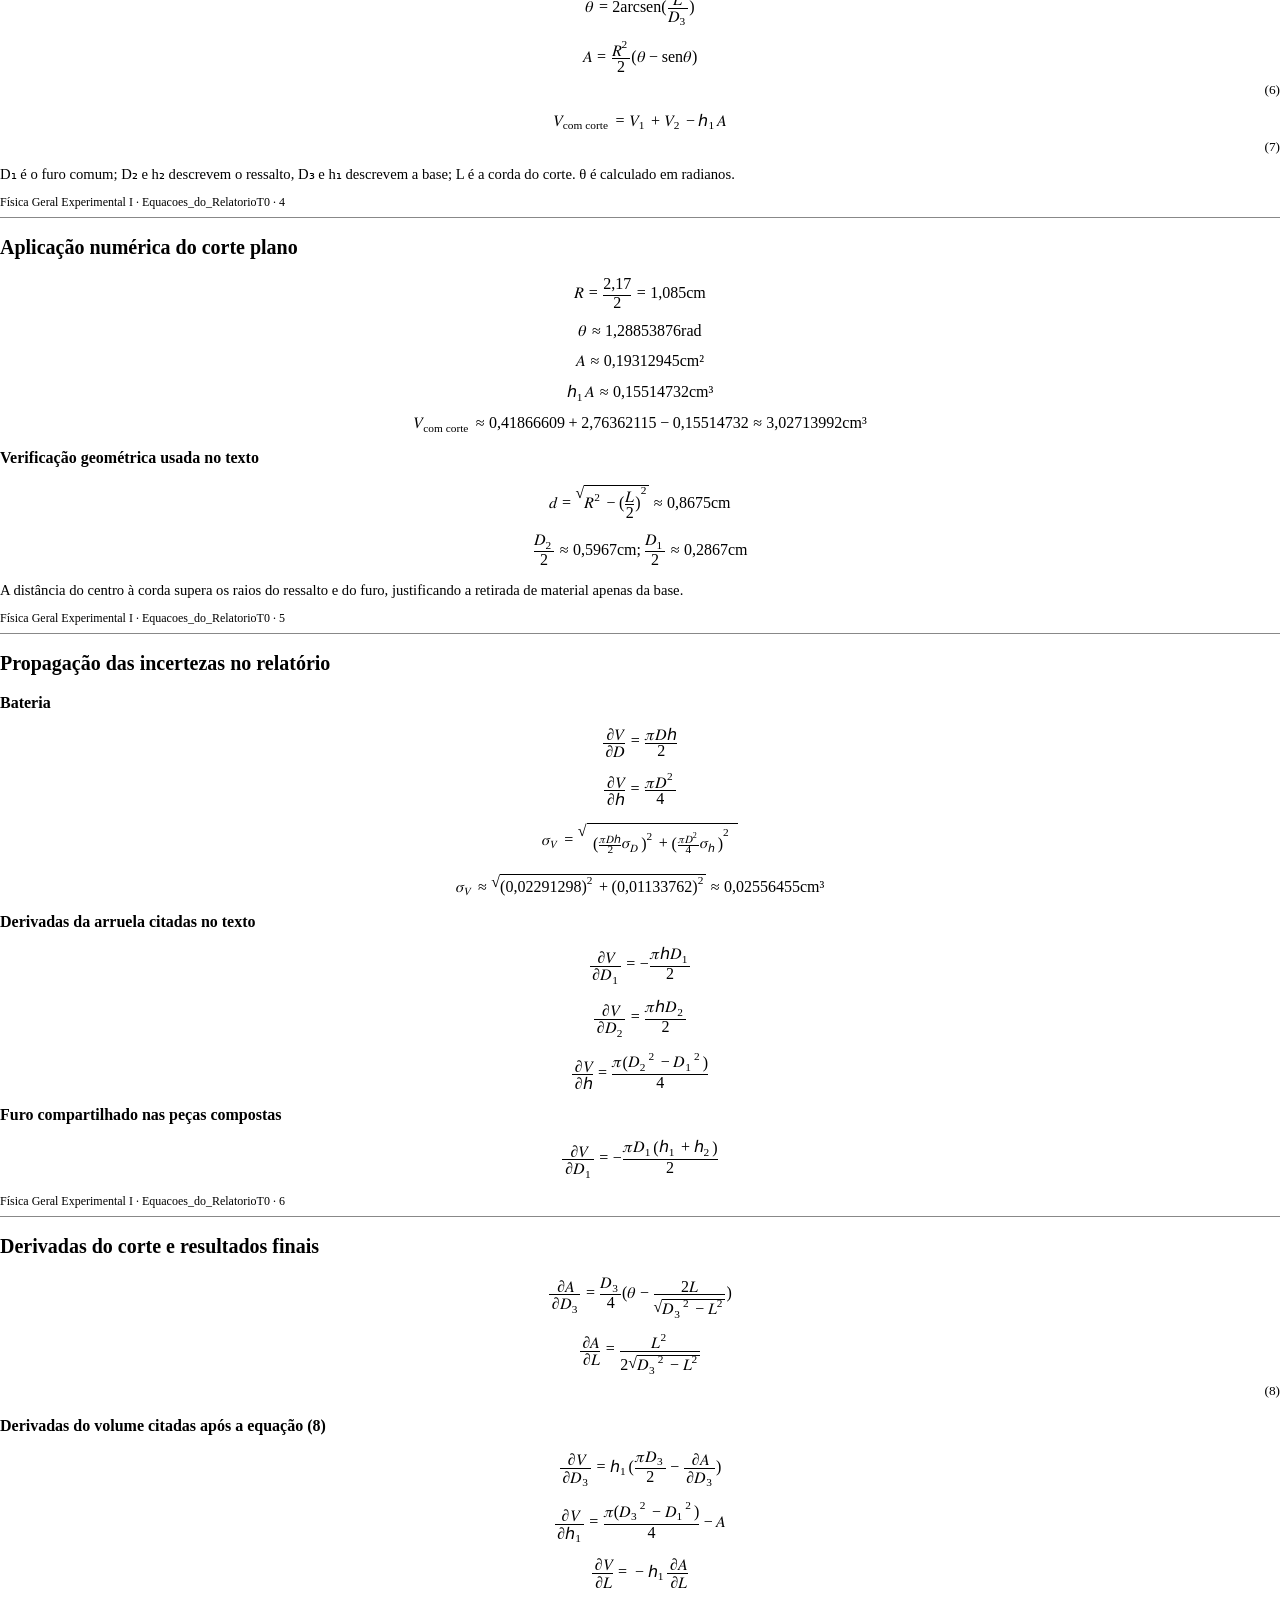
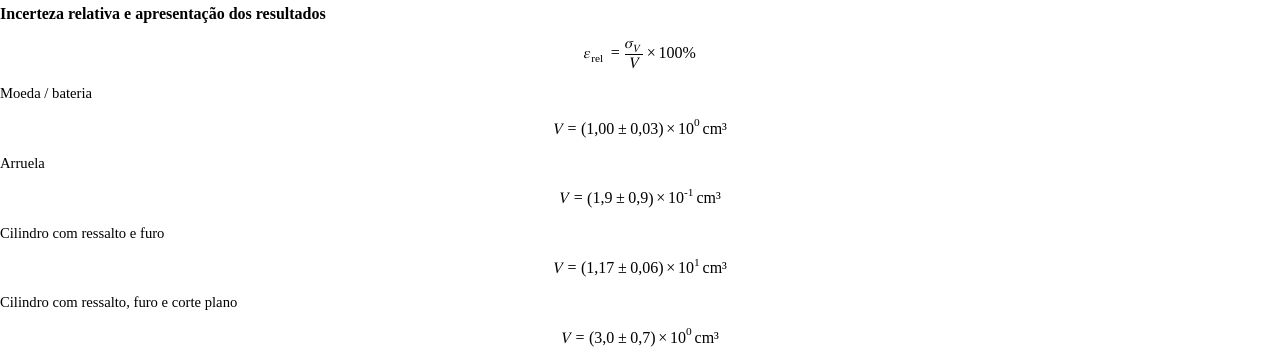
<file: FisicaEx01/tmp/relatoriot0/Equacoes_do_RelatorioT0.html>
<!doctype html><html lang="pt-BR"><meta charset="utf-8"><style>@page{size:A4;margin:17mm 17mm 18mm}body{font-family:"Times New Roman";font-size:11pt;color:#000;margin:0}section{break-after:page}section:last-child{break-after:auto}h2{font-size:15pt;margin:0 0 14pt}h3{font-size:12pt;margin:13pt 0 9pt;break-after:avoid}p{line-height:1.3;margin:8pt 0}.eq{margin:12pt 0;break-inside:avoid}math{font-size:16px}.numeric math{font-size:14px}.block{break-inside:avoid}.running{font-size:9pt;border-bottom:1px solid #888;padding-bottom:5pt;margin-bottom:14pt}table{border-collapse:collapse;width:100%;margin:15pt 0;font-size:10.5pt}thead{border-top:1px solid black;border-bottom:1px solid black}tbody{border-bottom:1px solid black}td,th{padding:5pt;text-align:center}.num{text-align:right;font-size:10pt;margin-top:-5pt}.eqno{break-inside:avoid}.block .eq{margin:9pt 0}</style><section><div class="running">Física Geral Experimental I · Equacoes_do_RelatorioT0 · 1</div><h2>Equações do Relatório T0</h2><p>Transcrição matemática das equações numeradas (1) a (8) e das aplicações sem número. A numeração original foi preservada.</p><h3>Tratamento estatístico</h3><div class="eqno"><div class="eq"><math xmlns="http://www.w3.org/1998/Math/MathML" display="block"><mrow><mover><mi>x</mi><mo>¯</mo></mover><mo>=</mo><mfrac><mrow><msub><mi>x</mi><mrow><mn>1</mn></mrow></msub><mo>+</mo><msub><mi>x</mi><mrow><mn>2</mn></mrow></msub><mo>+</mo><msub><mi>x</mi><mrow><mn>3</mn></mrow></msub></mrow><mn>3</mn></mfrac></mrow></math></div><div class="eq"><math xmlns="http://www.w3.org/1998/Math/MathML" display="block"><mrow><mi>s</mi><mo>=</mo><msqrt><mfrac><mrow><munderover><mo>∑</mo><mrow><mi>i</mi><mo>=</mo><mn>1</mn></mrow><mi>N</mi></munderover><msup><mrow><mo>(</mo><mrow><msub><mi>x</mi><mrow><mi>i</mi></mrow></msub><mo>−</mo><mover><mi>x</mi><mo>¯</mo></mover></mrow><mo>)</mo></mrow><mn>2</mn></msup></mrow><mrow><mi>N</mi><mo>−</mo><mn>1</mn></mrow></mfrac></msqrt></mrow></math></div><div class="num">(1)</div></div><div class="eqno"><div class="eq"><math xmlns="http://www.w3.org/1998/Math/MathML" display="block"><mrow><msub><mi>σ</mi><mrow><mi>est</mi></mrow></msub><mo>=</mo><mfrac><mi>s</mi><msqrt><mi>N</mi></msqrt></mfrac></mrow></math></div><div class="eq"><math xmlns="http://www.w3.org/1998/Math/MathML" display="block"><mrow><msub><mi>σ</mi><mrow><mi>total</mi></mrow></msub><mo>=</mo><msqrt><mrow><msup><msub><mi>σ</mi><mrow><mi>est</mi></mrow></msub><mn>2</mn></msup><mo>+</mo><msup><msub><mi>σ</mi><mrow><mi>inst</mi></mrow></msub><mn>2</mn></msup></mrow></msqrt></mrow></math></div><div class="num">(2)</div></div><div class="eqno"><div class="eq"><math xmlns="http://www.w3.org/1998/Math/MathML" display="block"><mrow><msup><msub><mi>σ</mi><mrow><mi>V</mi></mrow></msub><mn>2</mn></msup><mo>=</mo><munderover><mo>∑</mo><mrow><mi>i</mi><mo>=</mo><mn>1</mn></mrow><mi>m</mi></munderover><msup><mrow><mo>(</mo><mrow><mfrac><mrow><mo>∂</mo><mi>V</mi></mrow><mrow><mo>∂</mo><msub><mi>x</mi><mrow><mi>i</mi></mrow></msub></mrow></mfrac><msub><mi>σ</mi><mrow><msub><mi>x</mi><mrow><mi>i</mi></mrow></msub></mrow></msub></mrow><mo>)</mo></mrow><mn>2</mn></msup></mrow></math></div><div class="num">(3)</div></div><p>N = 3 leituras. Na soma de propagação, m é o número de dimensões distintas do volume. As derivadas são avaliadas nas médias; as dimensões distintas são consideradas sem correlação.</p><h3>Conversões usadas no relatório</h3><div class="eq"><math xmlns="http://www.w3.org/1998/Math/MathML" display="block"><mrow><msub><mi>σ</mi><mrow><mi>inst</mi></mrow></msub><mo>=</mo><mn>0,01</mn><mtext> mm</mtext><mo>=</mo><mn>0,001</mn><mtext> cm</mtext></mrow></math></div><div class="eq"><math xmlns="http://www.w3.org/1998/Math/MathML" display="block"><mrow><msub><mi>σ</mi><mrow><mi>inst</mi></mrow></msub><mo>=</mo><mn>0,05</mn><mtext> mm</mtext><mo>=</mo><mn>0,005</mn><mtext> cm</mtext></mrow></math></div></section><section><div class="running">Física Geral Experimental I · Equacoes_do_RelatorioT0 · 2</div><h2>Exemplo do relatório: diâmetro da bateria</h2><div class="eq"><math xmlns="http://www.w3.org/1998/Math/MathML" display="block"><mrow><mover><mi>D</mi><mo>¯</mo></mover><mo>=</mo><mfrac><mrow><mn>2,08</mn><mo>+</mo><mn>2,03</mn><mo>+</mo><mn>2,00</mn></mrow><mn>3</mn></mfrac><mo>≈</mo><mn>2,03666667</mn><mtext> cm</mtext></mrow></math></div><div class="eq"><math xmlns="http://www.w3.org/1998/Math/MathML" display="block"><mrow><msub><mi>s</mi><mrow><mi>D</mi></mrow></msub><mo>=</mo><msqrt><mfrac><mrow><msup><mrow><mo>(</mo><mrow><mn>2,08</mn><mo>−</mo><mover><mi>D</mi><mo>¯</mo></mover></mrow><mo>)</mo></mrow><mn>2</mn></msup><mo>+</mo><msup><mrow><mo>(</mo><mrow><mn>2,03</mn><mo>−</mo><mover><mi>D</mi><mo>¯</mo></mover></mrow><mo>)</mo></mrow><mn>2</mn></msup><mo>+</mo><msup><mrow><mo>(</mo><mrow><mn>2,00</mn><mo>−</mo><mover><mi>D</mi><mo>¯</mo></mover></mrow><mo>)</mo></mrow><mn>2</mn></msup></mrow><mn>2</mn></mfrac></msqrt></mrow></math></div><div class="eq"><math xmlns="http://www.w3.org/1998/Math/MathML" display="block"><mrow><msub><mi>s</mi><mrow><mi>D</mi></mrow></msub><mo>≈</mo><mn>0,04041452</mn><mtext> cm</mtext></mrow></math></div><div class="eq"><math xmlns="http://www.w3.org/1998/Math/MathML" display="block"><mrow><msub><mi>σ</mi><mrow><mrow><mi>est</mi><mo>,</mo><mi>D</mi></mrow></mrow></msub><mo>=</mo><mfrac><msub><mi>s</mi><mrow><mi>D</mi></mrow></msub><msqrt><mn>3</mn></msqrt></mfrac><mo>≈</mo><mn>0,02333333</mn><mtext> cm</mtext></mrow></math></div><div class="eq"><math xmlns="http://www.w3.org/1998/Math/MathML" display="block"><mrow><msub><mi>σ</mi><mrow><mi>D</mi></mrow></msub><mo>≈</mo><msqrt><mrow><msup><mrow><mo>(</mo><mn>0,02333333</mn><mo>)</mo></mrow><mn>2</mn></msup><mo>+</mo><msup><mrow><mo>(</mo><mn>0,001</mn><mo>)</mo></mrow><mn>2</mn></msup></mrow></msqrt><mo>≈</mo><mn>0,02335475</mn><mtext> cm</mtext></mrow></math></div><h3>Volumes da bateria e da arruela</h3><div class="eqno"><div class="eq"><math xmlns="http://www.w3.org/1998/Math/MathML" display="block"><mrow><msub><mi>V</mi><mrow><mi>bateria</mi></mrow></msub><mo>=</mo><mfrac><mrow><mi>π</mi><msup><mi>D</mi><mn>2</mn></msup><mi>h</mi></mrow><mn>4</mn></mfrac></mrow></math></div><div class="eq"><math xmlns="http://www.w3.org/1998/Math/MathML" display="block"><mrow><msub><mi>V</mi><mrow><mi>arruela</mi></mrow></msub><mo>=</mo><mrow><mfrac><mrow><mi>π</mi><mi>h</mi></mrow><mn>4</mn></mfrac><mrow><mo>(</mo><mrow><msup><msub><mi>D</mi><mrow><mn>2</mn></mrow></msub><mn>2</mn></msup><mo>−</mo><msup><msub><mi>D</mi><mrow><mn>1</mn></mrow></msub><mn>2</mn></msup></mrow><mo>)</mo></mrow></mrow></mrow></math></div><div class="num">(4)</div></div><p>O volume é a área circular da base multiplicada pela altura.</p><div class="eq"><math xmlns="http://www.w3.org/1998/Math/MathML" display="block"><mrow><mi>V</mi><mo>=</mo><mfrac><mrow><mi>π</mi><msup><mi>D</mi><mn>2</mn></msup><mi>h</mi></mrow><mn>4</mn></mfrac></mrow></math></div><div class="eq"><math xmlns="http://www.w3.org/1998/Math/MathML" display="block"><mrow><mi>V</mi><mo>≈</mo><mfrac><mrow><mi>π</mi><msup><mrow><mo>(</mo><mn>2,03666667</mn><mo>)</mo></mrow><mn>2</mn></msup><mrow><mo>(</mo><mn>0,30666667</mn><mo>)</mo></mrow></mrow><mn>4</mn></mfrac><mtext> cm³</mtext><mo>≈</mo><mn>0,99907103</mn><mtext> cm³</mtext></mrow></math></div><p>Subtraímos o cilindro do furo do cilindro externo.</p><div class="eq"><math xmlns="http://www.w3.org/1998/Math/MathML" display="block"><mrow><mi>V</mi><mo>=</mo><mrow><mfrac><mrow><mi>π</mi><mi>h</mi></mrow><mn>4</mn></mfrac><mrow><mo>(</mo><mrow><msup><msub><mi>D</mi><mrow><mn>2</mn></mrow></msub><mn>2</mn></msup><mo>−</mo><msup><msub><mi>D</mi><mrow><mn>1</mn></mrow></msub><mn>2</mn></msup></mrow><mo>)</mo></mrow></mrow></mrow></math></div><div class="eq"><math xmlns="http://www.w3.org/1998/Math/MathML" display="block"><mrow><mi>V</mi><mo>≈</mo><mfrac><mrow><mi>π</mi><mrow><mo>(</mo><mn>0,08333333</mn><mo>)</mo></mrow></mrow><mn>4</mn></mfrac><mrow><mo>(</mo><mrow><msup><mrow><mo>(</mo><mn>1,87000000</mn><mo>)</mo></mrow><mn>2</mn></msup><mo>−</mo><msup><mrow><mo>(</mo><mn>0,72666667</mn><mo>)</mo></mrow><mn>2</mn></msup></mrow><mo>)</mo></mrow><mtext> cm³</mtext><mo>≈</mo><mn>0,19431114</mn><mtext> cm³</mtext></mrow></math></div></section><section><div class="running">Física Geral Experimental I · Equacoes_do_RelatorioT0 · 3</div><h2>Volumes das peças compostas</h2><div class="eqno"><div class="eq"><math xmlns="http://www.w3.org/1998/Math/MathML" display="block"><mrow><msub><mi>V</mi><mrow><mn>1</mn></mrow></msub><mo>=</mo><mrow><mfrac><mrow><mi>π</mi><msub><mi>h</mi><mrow><mn>2</mn></mrow></msub></mrow><mn>4</mn></mfrac><mrow><mo>(</mo><mrow><msup><msub><mi>D</mi><mrow><mn>2</mn></mrow></msub><mn>2</mn></msup><mo>−</mo><msup><msub><mi>D</mi><mrow><mn>1</mn></mrow></msub><mn>2</mn></msup></mrow><mo>)</mo></mrow></mrow></mrow></math></div><div class="eq"><math xmlns="http://www.w3.org/1998/Math/MathML" display="block"><mrow><msub><mi>V</mi><mrow><mn>2</mn></mrow></msub><mo>=</mo><mrow><mfrac><mrow><mi>π</mi><msub><mi>h</mi><mrow><mn>1</mn></mrow></msub></mrow><mn>4</mn></mfrac><mrow><mo>(</mo><mrow><msup><msub><mi>D</mi><mrow><mn>3</mn></mrow></msub><mn>2</mn></msup><mo>−</mo><msup><msub><mi>D</mi><mrow><mn>1</mn></mrow></msub><mn>2</mn></msup></mrow><mo>)</mo></mrow></mrow></mrow></math></div><div class="num">(5)</div></div><div class="eq"><math xmlns="http://www.w3.org/1998/Math/MathML" display="block"><mrow><msub><mi>V</mi><mrow><mi>ressalto</mi></mrow></msub><mo>=</mo><msub><mi>V</mi><mrow><mn>1</mn></mrow></msub><mo>+</mo><msub><mi>V</mi><mrow><mn>2</mn></mrow></msub><mo>≈</mo><mn>0,79116560</mn><mo>+</mo><mn>10,92460315</mn><mo>≈</mo><mn>11,71576875</mn><mtext> cm³</mtext></mrow></math></div><div class="eqno"><div class="eq"><math xmlns="http://www.w3.org/1998/Math/MathML" display="block"><mrow><mi>R</mi><mo>=</mo><mfrac><msub><mi>D</mi><mrow><mn>3</mn></mrow></msub><mn>2</mn></mfrac></mrow></math></div><div class="eq"><math xmlns="http://www.w3.org/1998/Math/MathML" display="block"><mrow><mi>θ</mi><mo>=</mo><mn>2</mn><mi>arcsen</mi><mrow><mo>(</mo><mfrac><mi>L</mi><msub><mi>D</mi><mrow><mn>3</mn></mrow></msub></mfrac><mo>)</mo></mrow></mrow></math></div><div class="eq"><math xmlns="http://www.w3.org/1998/Math/MathML" display="block"><mrow><mi>A</mi><mo>=</mo><mfrac><msup><mi>R</mi><mn>2</mn></msup><mn>2</mn></mfrac><mrow><mo>(</mo><mrow><mi>θ</mi><mo>−</mo><mi>sen</mi><mi>θ</mi></mrow><mo>)</mo></mrow></mrow></math></div><div class="num">(6)</div></div><div class="eqno"><div class="eq"><math xmlns="http://www.w3.org/1998/Math/MathML" display="block"><mrow><msub><mi>V</mi><mrow><mi>com corte</mi></mrow></msub><mo>=</mo><msub><mi>V</mi><mrow><mn>1</mn></mrow></msub><mo>+</mo><msub><mi>V</mi><mrow><mn>2</mn></mrow></msub><mo>−</mo><msub><mi>h</mi><mrow><mn>1</mn></mrow></msub><mi>A</mi></mrow></math></div><div class="num">(7)</div></div><p>D₁ é o furo comum; D₂ e h₂ descrevem o ressalto, D₃ e h₁ descrevem a base; L é a corda do corte. θ é calculado em radianos.</p></section><section><div class="running">Física Geral Experimental I · Equacoes_do_RelatorioT0 · 4</div><h2>Aplicação numérica do corte plano</h2><div class="eq"><math xmlns="http://www.w3.org/1998/Math/MathML" display="block"><mrow><mi>R</mi><mo>=</mo><mfrac><mn>2,17</mn><mn>2</mn></mfrac><mo>=</mo><mn>1,085</mn><mtext> cm</mtext></mrow></math></div><div class="eq"><math xmlns="http://www.w3.org/1998/Math/MathML" display="block"><mrow><mi>θ</mi><mo>≈</mo><mn>1,28853876</mn><mtext> rad</mtext></mrow></math></div><div class="eq"><math xmlns="http://www.w3.org/1998/Math/MathML" display="block"><mrow><mi>A</mi><mo>≈</mo><mn>0,19312945</mn><mtext> cm²</mtext></mrow></math></div><div class="eq"><math xmlns="http://www.w3.org/1998/Math/MathML" display="block"><mrow><msub><mi>h</mi><mrow><mn>1</mn></mrow></msub><mi>A</mi><mo>≈</mo><mn>0,15514732</mn><mtext> cm³</mtext></mrow></math></div><div class="eq"><math xmlns="http://www.w3.org/1998/Math/MathML" display="block"><mrow><msub><mi>V</mi><mrow><mi>com corte</mi></mrow></msub><mo>≈</mo><mn>0,41866609</mn><mo>+</mo><mn>2,76362115</mn><mo>−</mo><mn>0,15514732</mn><mo>≈</mo><mn>3,02713992</mn><mtext> cm³</mtext></mrow></math></div><h3>Verificação geométrica usada no texto</h3><div class="eq"><math xmlns="http://www.w3.org/1998/Math/MathML" display="block"><mrow><mi>d</mi><mo>=</mo><msqrt><mrow><msup><mi>R</mi><mn>2</mn></msup><mo>−</mo><msup><mrow><mo>(</mo><mfrac><mi>L</mi><mn>2</mn></mfrac><mo>)</mo></mrow><mn>2</mn></msup></mrow></msqrt><mo>≈</mo><mn>0,8675</mn><mtext> cm</mtext></mrow></math></div><div class="eq"><math xmlns="http://www.w3.org/1998/Math/MathML" display="block"><mrow><mfrac><msub><mi>D</mi><mrow><mn>2</mn></mrow></msub><mn>2</mn></mfrac><mo>≈</mo><mn>0,5967</mn><mtext> cm</mtext><mo>;</mo><mfrac><msub><mi>D</mi><mrow><mn>1</mn></mrow></msub><mn>2</mn></mfrac><mo>≈</mo><mn>0,2867</mn><mtext> cm</mtext></mrow></math></div><p>A distância do centro à corda supera os raios do ressalto e do furo, justificando a retirada de material apenas da base.</p></section><section><div class="running">Física Geral Experimental I · Equacoes_do_RelatorioT0 · 5</div><h2>Propagação das incertezas no relatório</h2><h3>Bateria</h3><div class="eq"><math xmlns="http://www.w3.org/1998/Math/MathML" display="block"><mrow><mfrac><mrow><mo>∂</mo><mi>V</mi></mrow><mrow><mo>∂</mo><mi>D</mi></mrow></mfrac><mo>=</mo><mfrac><mrow><mi>π</mi><mi>D</mi><mi>h</mi></mrow><mn>2</mn></mfrac></mrow></math></div><div class="eq"><math xmlns="http://www.w3.org/1998/Math/MathML" display="block"><mrow><mfrac><mrow><mo>∂</mo><mi>V</mi></mrow><mrow><mo>∂</mo><mi>h</mi></mrow></mfrac><mo>=</mo><mfrac><mrow><mi>π</mi><msup><mi>D</mi><mn>2</mn></msup></mrow><mn>4</mn></mfrac></mrow></math></div><div class="eq"><math xmlns="http://www.w3.org/1998/Math/MathML" display="block"><mrow><msub><mi>σ</mi><mrow><mi>V</mi></mrow></msub><mo>=</mo><msqrt><mtable columnalign="left" rowspacing="0.55em"><mtr><mtd><mrow><mrow><msup><mrow><mo>(</mo><mrow><mfrac><mrow><mi>π</mi><mi>D</mi><mi>h</mi></mrow><mn>2</mn></mfrac><msub><mi>σ</mi><mrow><mi>D</mi></mrow></msub></mrow><mo>)</mo></mrow><mn>2</mn></msup><mo>+</mo><msup><mrow><mo>(</mo><mrow><mfrac><mrow><mi>π</mi><msup><mi>D</mi><mn>2</mn></msup></mrow><mn>4</mn></mfrac><msub><mi>σ</mi><mrow><mi>h</mi></mrow></msub></mrow><mo>)</mo></mrow><mn>2</mn></msup></mrow></mrow></mtd></mtr></mtable></msqrt></mrow></math></div><div class="eq"><math xmlns="http://www.w3.org/1998/Math/MathML" display="block"><mrow><msub><mi>σ</mi><mrow><mi>V</mi></mrow></msub><mo>≈</mo><msqrt><mrow><msup><mrow><mo>(</mo><mn>0,02291298</mn><mo>)</mo></mrow><mn>2</mn></msup><mo>+</mo><msup><mrow><mo>(</mo><mn>0,01133762</mn><mo>)</mo></mrow><mn>2</mn></msup></mrow></msqrt><mo>≈</mo><mn>0,02556455</mn><mtext> cm³</mtext></mrow></math></div><h3>Derivadas da arruela citadas no texto</h3><div class="eq"><math xmlns="http://www.w3.org/1998/Math/MathML" display="block"><mrow><mfrac><mrow><mo>∂</mo><mi>V</mi></mrow><mrow><mo>∂</mo><msub><mi>D</mi><mrow><mn>1</mn></mrow></msub></mrow></mfrac><mo>=</mo><mrow><mo>−</mo><mfrac><mrow><mi>π</mi><mi>h</mi><msub><mi>D</mi><mrow><mn>1</mn></mrow></msub></mrow><mn>2</mn></mfrac></mrow></mrow></math></div><div class="eq"><math xmlns="http://www.w3.org/1998/Math/MathML" display="block"><mrow><mfrac><mrow><mo>∂</mo><mi>V</mi></mrow><mrow><mo>∂</mo><msub><mi>D</mi><mrow><mn>2</mn></mrow></msub></mrow></mfrac><mo>=</mo><mfrac><mrow><mi>π</mi><mi>h</mi><msub><mi>D</mi><mrow><mn>2</mn></mrow></msub></mrow><mn>2</mn></mfrac></mrow></math></div><div class="eq"><math xmlns="http://www.w3.org/1998/Math/MathML" display="block"><mrow><mfrac><mrow><mo>∂</mo><mi>V</mi></mrow><mrow><mo>∂</mo><mi>h</mi></mrow></mfrac><mo>=</mo><mfrac><mrow><mi>π</mi><mrow><mo>(</mo><mrow><msup><msub><mi>D</mi><mrow><mn>2</mn></mrow></msub><mn>2</mn></msup><mo>−</mo><msup><msub><mi>D</mi><mrow><mn>1</mn></mrow></msub><mn>2</mn></msup></mrow><mo>)</mo></mrow></mrow><mn>4</mn></mfrac></mrow></math></div><h3>Furo compartilhado nas peças compostas</h3><div class="eq"><math xmlns="http://www.w3.org/1998/Math/MathML" display="block"><mrow><mfrac><mrow><mo>∂</mo><mi>V</mi></mrow><mrow><mo>∂</mo><msub><mi>D</mi><mrow><mn>1</mn></mrow></msub></mrow></mfrac><mo>=</mo><mrow><mo>−</mo><mfrac><mrow><mi>π</mi><msub><mi>D</mi><mrow><mn>1</mn></mrow></msub><mrow><mo>(</mo><mrow><msub><mi>h</mi><mrow><mn>1</mn></mrow></msub><mo>+</mo><msub><mi>h</mi><mrow><mn>2</mn></mrow></msub></mrow><mo>)</mo></mrow></mrow><mn>2</mn></mfrac></mrow></mrow></math></div></section><section><div class="running">Física Geral Experimental I · Equacoes_do_RelatorioT0 · 6</div><h2>Derivadas do corte e resultados finais</h2><div class="eqno"><div class="eq"><math xmlns="http://www.w3.org/1998/Math/MathML" display="block"><mrow><mfrac><mrow><mo>∂</mo><mi>A</mi></mrow><mrow><mo>∂</mo><msub><mi>D</mi><mrow><mn>3</mn></mrow></msub></mrow></mfrac><mo>=</mo><mfrac><msub><mi>D</mi><mrow><mn>3</mn></mrow></msub><mn>4</mn></mfrac><mrow><mo>(</mo><mrow><mi>θ</mi><mo>−</mo><mfrac><mrow><mn>2</mn><mi>L</mi></mrow><msqrt><mrow><msup><msub><mi>D</mi><mrow><mn>3</mn></mrow></msub><mn>2</mn></msup><mo>−</mo><msup><mi>L</mi><mn>2</mn></msup></mrow></msqrt></mfrac></mrow><mo>)</mo></mrow></mrow></math></div><div class="eq"><math xmlns="http://www.w3.org/1998/Math/MathML" display="block"><mrow><mfrac><mrow><mo>∂</mo><mi>A</mi></mrow><mrow><mo>∂</mo><mi>L</mi></mrow></mfrac><mo>=</mo><mfrac><msup><mi>L</mi><mn>2</mn></msup><mrow><mn>2</mn><msqrt><mrow><msup><msub><mi>D</mi><mrow><mn>3</mn></mrow></msub><mn>2</mn></msup><mo>−</mo><msup><mi>L</mi><mn>2</mn></msup></mrow></msqrt></mrow></mfrac></mrow></math></div><div class="num">(8)</div></div><h3>Derivadas do volume citadas após a equação (8)</h3><div class="eq"><math xmlns="http://www.w3.org/1998/Math/MathML" display="block"><mrow><mfrac><mrow><mo>∂</mo><mi>V</mi></mrow><mrow><mo>∂</mo><msub><mi>D</mi><mrow><mn>3</mn></mrow></msub></mrow></mfrac><mo>=</mo><msub><mi>h</mi><mrow><mn>1</mn></mrow></msub><mrow><mo>(</mo><mrow><mfrac><mrow><mi>π</mi><msub><mi>D</mi><mrow><mn>3</mn></mrow></msub></mrow><mn>2</mn></mfrac><mo>−</mo><mfrac><mrow><mo>∂</mo><mi>A</mi></mrow><mrow><mo>∂</mo><msub><mi>D</mi><mrow><mn>3</mn></mrow></msub></mrow></mfrac></mrow><mo>)</mo></mrow></mrow></math></div><div class="eq"><math xmlns="http://www.w3.org/1998/Math/MathML" display="block"><mrow><mfrac><mrow><mo>∂</mo><mi>V</mi></mrow><mrow><mo>∂</mo><msub><mi>h</mi><mrow><mn>1</mn></mrow></msub></mrow></mfrac><mo>=</mo><mfrac><mrow><mi>π</mi><mrow><mo>(</mo><mrow><msup><msub><mi>D</mi><mrow><mn>3</mn></mrow></msub><mn>2</mn></msup><mo>−</mo><msup><msub><mi>D</mi><mrow><mn>1</mn></mrow></msub><mn>2</mn></msup></mrow><mo>)</mo></mrow></mrow><mn>4</mn></mfrac><mo>−</mo><mi>A</mi></mrow></math></div><div class="eq"><math xmlns="http://www.w3.org/1998/Math/MathML" display="block"><mrow><mfrac><mrow><mo>∂</mo><mi>V</mi></mrow><mrow><mo>∂</mo><mi>L</mi></mrow></mfrac><mo>=</mo><mo>−</mo><msub><mi>h</mi><mrow><mn>1</mn></mrow></msub><mfrac><mrow><mo>∂</mo><mi>A</mi></mrow><mrow><mo>∂</mo><mi>L</mi></mrow></mfrac></mrow></math></div><h3>Incerteza relativa e apresentação dos resultados</h3><div class="eq"><math xmlns="http://www.w3.org/1998/Math/MathML" display="block"><mrow><msub><mi>ε</mi><mrow><mi>rel</mi></mrow></msub><mo>=</mo><mfrac><msub><mi>σ</mi><mrow><mi>V</mi></mrow></msub><mi>V</mi></mfrac><mo>×</mo><mn>100</mn><mo>%</mo></mrow></math></div><p>Moeda / bateria</p><div class="eq"><math xmlns="http://www.w3.org/1998/Math/MathML" display="block"><mrow><mi>V</mi><mo>=</mo><mrow><mo>(</mo><mrow><mn>1,00</mn><mo>±</mo><mn>0,03</mn></mrow><mo>)</mo></mrow><mo>×</mo><msup><mn>10</mn><mn>0</mn></msup><mtext> cm³</mtext></mrow></math></div><p>Arruela</p><div class="eq"><math xmlns="http://www.w3.org/1998/Math/MathML" display="block"><mrow><mi>V</mi><mo>=</mo><mrow><mo>(</mo><mrow><mn>1,9</mn><mo>±</mo><mn>0,9</mn></mrow><mo>)</mo></mrow><mo>×</mo><msup><mn>10</mn><mn>-1</mn></msup><mtext> cm³</mtext></mrow></math></div><p>Cilindro com ressalto e furo</p><div class="eq"><math xmlns="http://www.w3.org/1998/Math/MathML" display="block"><mrow><mi>V</mi><mo>=</mo><mrow><mo>(</mo><mrow><mn>1,17</mn><mo>±</mo><mn>0,06</mn></mrow><mo>)</mo></mrow><mo>×</mo><msup><mn>10</mn><mn>1</mn></msup><mtext> cm³</mtext></mrow></math></div><p>Cilindro com ressalto, furo e corte plano</p><div class="eq"><math xmlns="http://www.w3.org/1998/Math/MathML" display="block"><mrow><mi>V</mi><mo>=</mo><mrow><mo>(</mo><mrow><mn>3,0</mn><mo>±</mo><mn>0,7</mn></mrow><mo>)</mo></mrow><mo>×</mo><msup><mn>10</mn><mn>0</mn></msup><mtext> cm³</mtext></mrow></math></div></section></html>
</file>
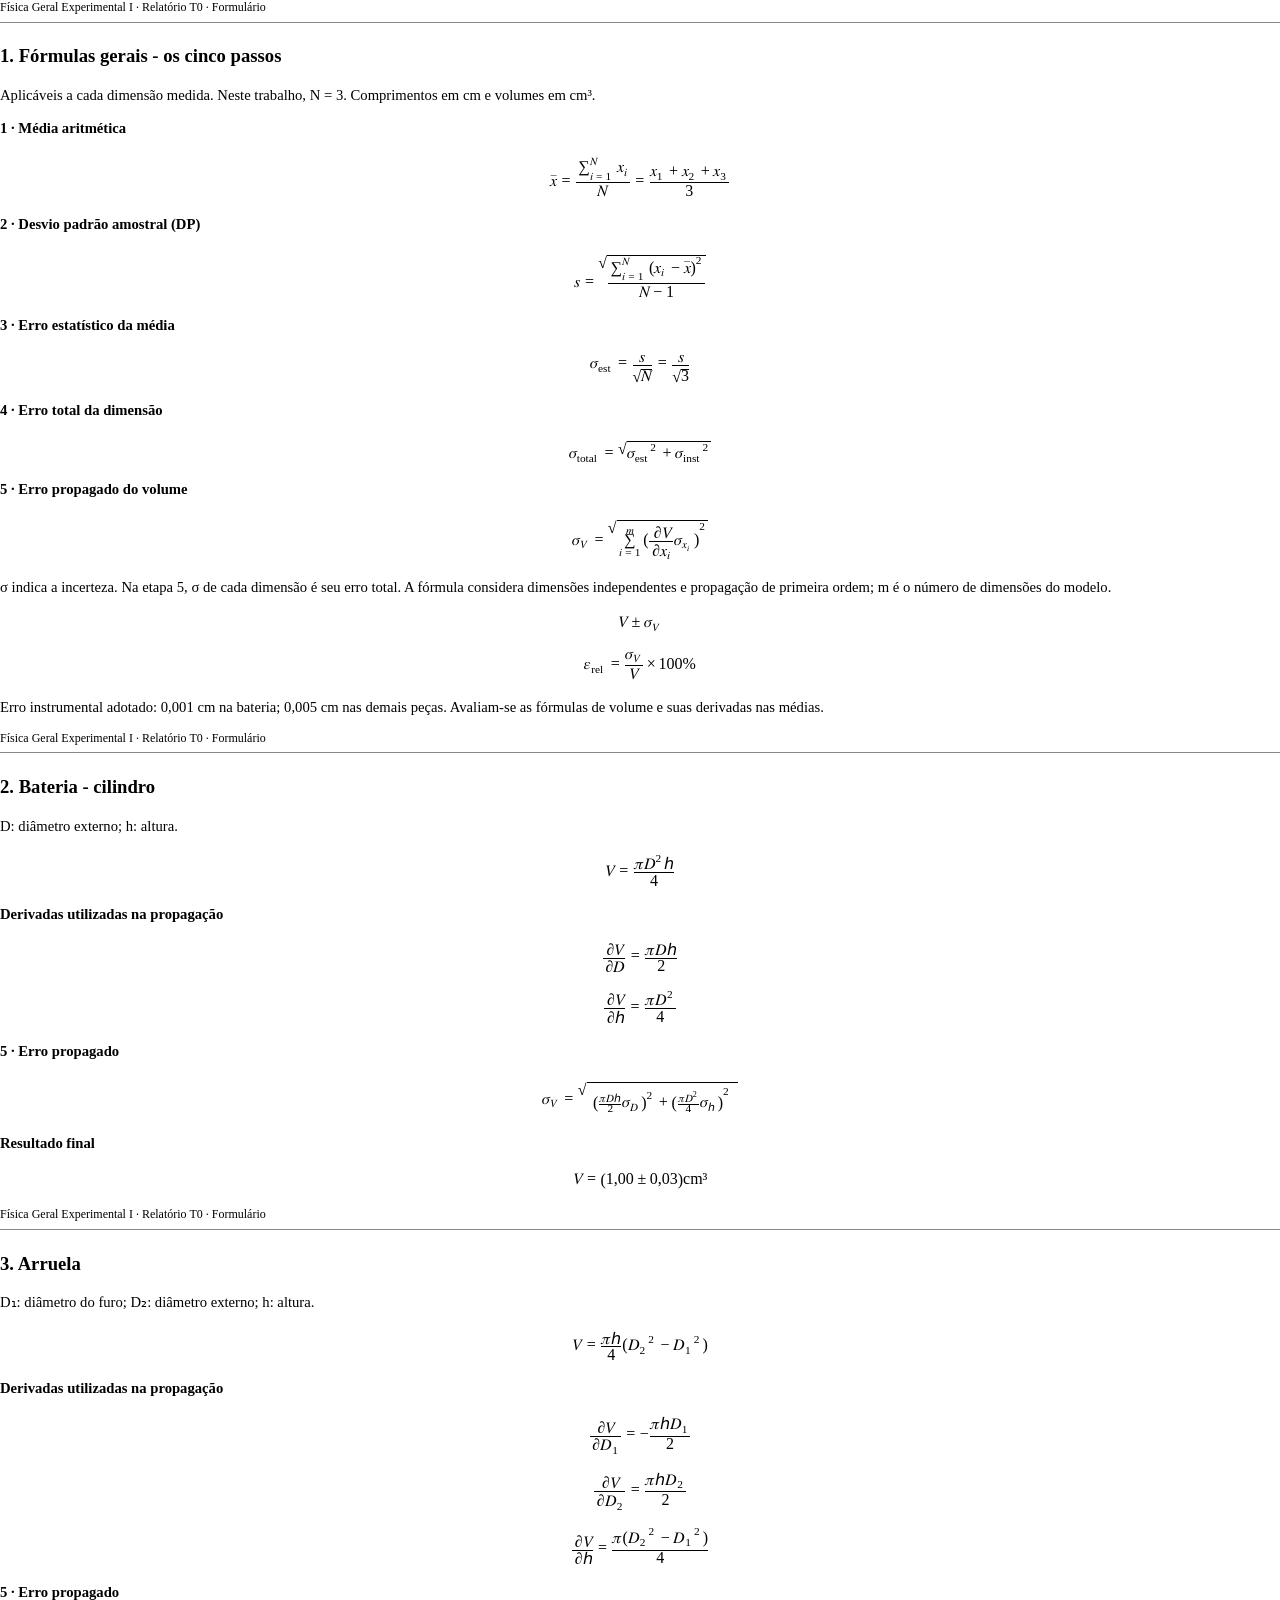
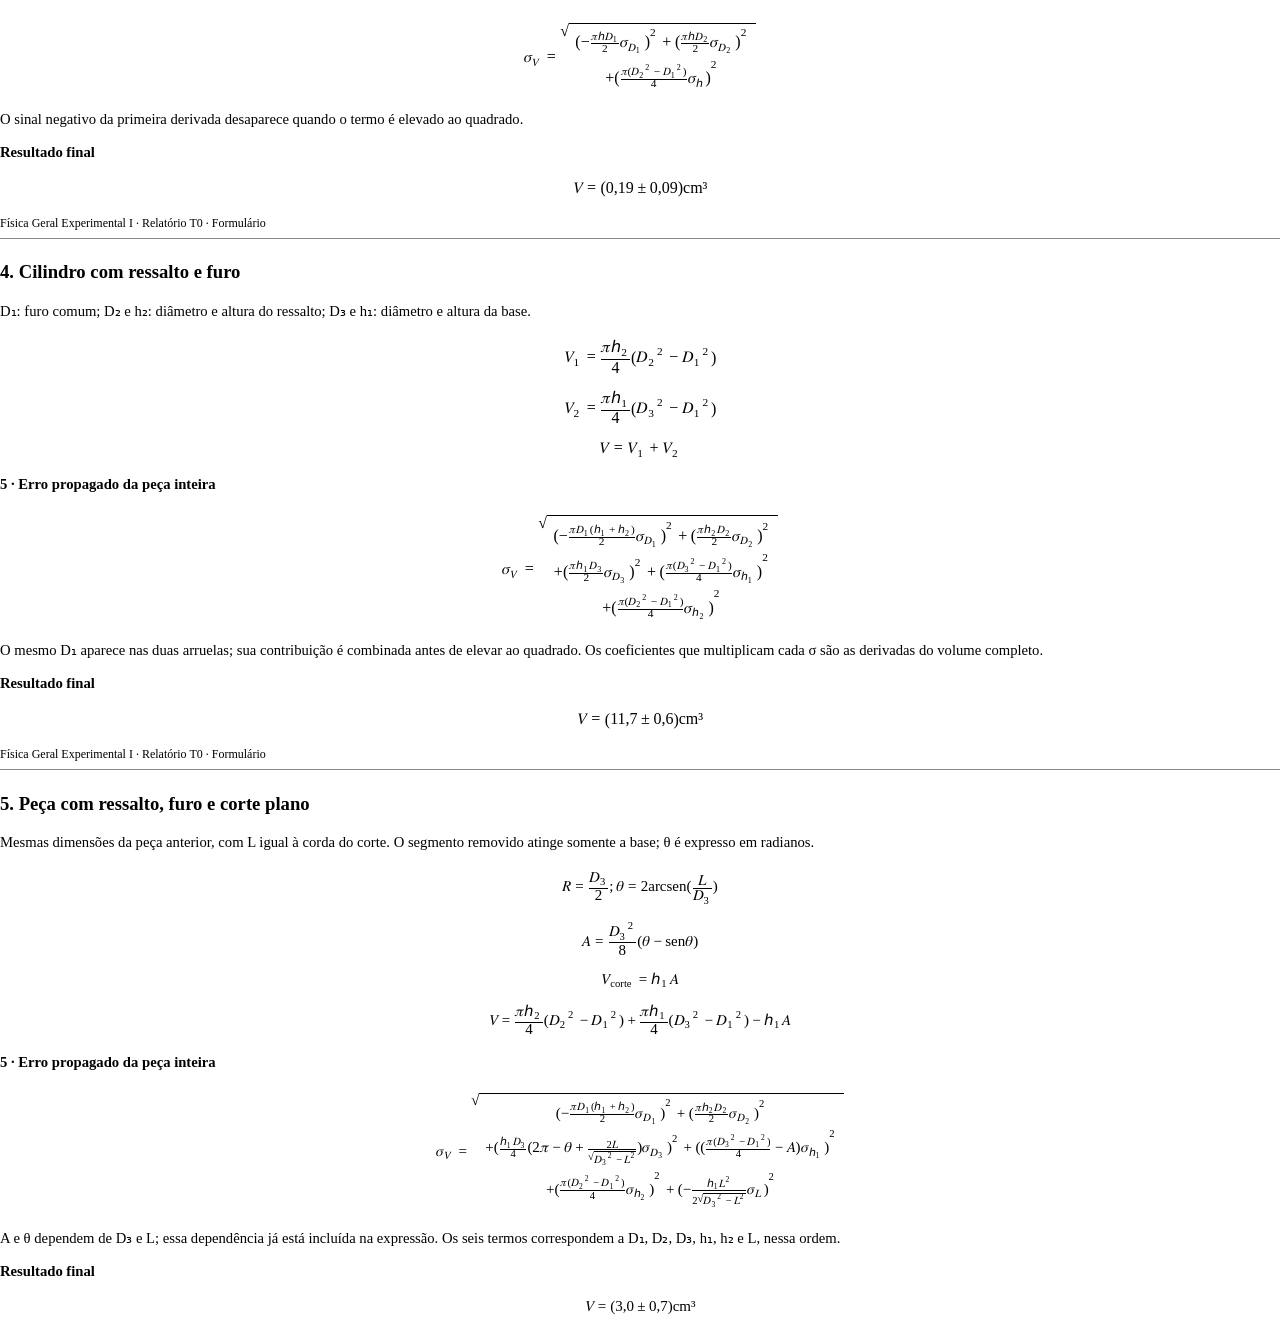
<file: FisicaEx01/tmp/relatoriot0/formulas.html>
<!doctype html><html lang="pt-BR"><meta charset="utf-8"><title>Fórmulas - Relatório T0</title><style>@page{size:A4;margin:19mm 18mm}body{font-family:"Times New Roman";font-size:11pt;color:#000;margin:0}section{break-after:page}section:last-child{break-after:auto}h1{font-size:17pt;margin:0 0 16pt}h2{font-size:14pt;margin:0 0 14pt}p{line-height:1.35;margin:10pt 0}.eq{margin:14pt 0;break-inside:avoid}math{font-size:16px}section:last-child math{font-size:15px}.running{font-size:9pt;border-bottom:1px solid #888;padding-bottom:5pt;margin-bottom:17pt}</style><section><div class="running">Física Geral Experimental I · Relatório T0 · Formulário</div><h2>1. Fórmulas gerais - os cinco passos</h2><p>Aplicáveis a cada dimensão medida. Neste trabalho, N = 3. Comprimentos em cm e volumes em cm³.</p><p><b>1 · Média aritmética</b></p><div class="eq"><math xmlns="http://www.w3.org/1998/Math/MathML" display="block"><mrow><mover><mi>x</mi><mo>¯</mo></mover><mo>=</mo><mfrac><mrow><munderover><mo>∑</mo><mrow><mi>i</mi><mo>=</mo><mn>1</mn></mrow><mi>N</mi></munderover><msub><mi>x</mi><mrow><mi>i</mi></mrow></msub></mrow><mi>N</mi></mfrac><mo>=</mo><mfrac><mrow><msub><mi>x</mi><mrow><mn>1</mn></mrow></msub><mo>+</mo><msub><mi>x</mi><mrow><mn>2</mn></mrow></msub><mo>+</mo><msub><mi>x</mi><mrow><mn>3</mn></mrow></msub></mrow><mn>3</mn></mfrac></mrow></math></div><p><b>2 · Desvio padrão amostral (DP)</b></p><div class="eq"><math xmlns="http://www.w3.org/1998/Math/MathML" display="block"><mrow><mi>s</mi><mo>=</mo><msqrt><mfrac><mrow><munderover><mo>∑</mo><mrow><mi>i</mi><mo>=</mo><mn>1</mn></mrow><mi>N</mi></munderover><msup><mrow><mo>(</mo><mrow><msub><mi>x</mi><mrow><mi>i</mi></mrow></msub><mo>−</mo><mover><mi>x</mi><mo>¯</mo></mover></mrow><mo>)</mo></mrow><mn>2</mn></msup></mrow><mrow><mi>N</mi><mo>−</mo><mn>1</mn></mrow></mfrac></msqrt></mrow></math></div><p><b>3 · Erro estatístico da média</b></p><div class="eq"><math xmlns="http://www.w3.org/1998/Math/MathML" display="block"><mrow><msub><mi>σ</mi><mrow><mi>est</mi></mrow></msub><mo>=</mo><mfrac><mi>s</mi><msqrt><mi>N</mi></msqrt></mfrac><mo>=</mo><mfrac><mi>s</mi><msqrt><mn>3</mn></msqrt></mfrac></mrow></math></div><p><b>4 · Erro total da dimensão</b></p><div class="eq"><math xmlns="http://www.w3.org/1998/Math/MathML" display="block"><mrow><msub><mi>σ</mi><mrow><mi>total</mi></mrow></msub><mo>=</mo><msqrt><mrow><msup><msub><mi>σ</mi><mrow><mi>est</mi></mrow></msub><mn>2</mn></msup><mo>+</mo><msup><msub><mi>σ</mi><mrow><mi>inst</mi></mrow></msub><mn>2</mn></msup></mrow></msqrt></mrow></math></div><p><b>5 · Erro propagado do volume</b></p><div class="eq"><math xmlns="http://www.w3.org/1998/Math/MathML" display="block"><mrow><msub><mi>σ</mi><mrow><mi>V</mi></mrow></msub><mo>=</mo><msqrt><mrow><munderover><mo>∑</mo><mrow><mi>i</mi><mo>=</mo><mn>1</mn></mrow><mi>m</mi></munderover><msup><mrow><mo>(</mo><mrow><mfrac><mrow><mo>∂</mo><mi>V</mi></mrow><mrow><mo>∂</mo><msub><mi>x</mi><mrow><mi>i</mi></mrow></msub></mrow></mfrac><msub><mi>σ</mi><mrow><msub><mi>x</mi><mrow><mi>i</mi></mrow></msub></mrow></msub></mrow><mo>)</mo></mrow><mn>2</mn></msup></mrow></msqrt></mrow></math></div><p>σ indica a incerteza. Na etapa 5, σ de cada dimensão é seu erro total. A fórmula considera dimensões independentes e propagação de primeira ordem; m é o número de dimensões do modelo.</p><div class="eq"><math xmlns="http://www.w3.org/1998/Math/MathML" display="block"><mrow><mi>V</mi><mo>±</mo><msub><mi>σ</mi><mrow><mi>V</mi></mrow></msub></mrow></math></div><div class="eq"><math xmlns="http://www.w3.org/1998/Math/MathML" display="block"><mrow><msub><mi>ε</mi><mrow><mi>rel</mi></mrow></msub><mo>=</mo><mfrac><msub><mi>σ</mi><mrow><mi>V</mi></mrow></msub><mi>V</mi></mfrac><mo>×</mo><mn>100</mn><mo>%</mo></mrow></math></div><p>Erro instrumental adotado: 0,001 cm na bateria; 0,005 cm nas demais peças. Avaliam-se as fórmulas de volume e suas derivadas nas médias.</p></section><section><div class="running">Física Geral Experimental I · Relatório T0 · Formulário</div><h2>2. Bateria - cilindro</h2><p>D: diâmetro externo; h: altura.</p><div class="eq"><math xmlns="http://www.w3.org/1998/Math/MathML" display="block"><mrow><mi>V</mi><mo>=</mo><mfrac><mrow><mi>π</mi><msup><mi>D</mi><mn>2</mn></msup><mi>h</mi></mrow><mn>4</mn></mfrac></mrow></math></div><p><b>Derivadas utilizadas na propagação</b></p><div class="eq"><math xmlns="http://www.w3.org/1998/Math/MathML" display="block"><mrow><mfrac><mrow><mo>∂</mo><mi>V</mi></mrow><mrow><mo>∂</mo><mi>D</mi></mrow></mfrac><mo>=</mo><mfrac><mrow><mi>π</mi><mi>D</mi><mi>h</mi></mrow><mn>2</mn></mfrac></mrow></math></div><div class="eq"><math xmlns="http://www.w3.org/1998/Math/MathML" display="block"><mrow><mfrac><mrow><mo>∂</mo><mi>V</mi></mrow><mrow><mo>∂</mo><mi>h</mi></mrow></mfrac><mo>=</mo><mfrac><mrow><mi>π</mi><msup><mi>D</mi><mn>2</mn></msup></mrow><mn>4</mn></mfrac></mrow></math></div><p><b>5 · Erro propagado</b></p><div class="eq"><math xmlns="http://www.w3.org/1998/Math/MathML" display="block"><mrow><msub><mi>σ</mi><mrow><mi>V</mi></mrow></msub><mo>=</mo><msqrt><mtable columnalign="left" rowspacing="0.6em"><mtr><mtd><mrow><msup><mrow><mo>(</mo><mrow><mfrac><mrow><mi>π</mi><mi>D</mi><mi>h</mi></mrow><mn>2</mn></mfrac><msub><mi>σ</mi><mrow><mi>D</mi></mrow></msub></mrow><mo>)</mo></mrow><mn>2</mn></msup><mo>+</mo><msup><mrow><mo>(</mo><mrow><mfrac><mrow><mi>π</mi><msup><mi>D</mi><mn>2</mn></msup></mrow><mn>4</mn></mfrac><msub><mi>σ</mi><mrow><mi>h</mi></mrow></msub></mrow><mo>)</mo></mrow><mn>2</mn></msup></mrow></mtd></mtr></mtable></msqrt></mrow></math></div><p><b>Resultado final</b></p><div class="eq"><math xmlns="http://www.w3.org/1998/Math/MathML" display="block"><mrow><mi>V</mi><mo>=</mo><mrow><mo>(</mo><mrow><mn>1,00</mn><mo>±</mo><mn>0,03</mn></mrow><mo>)</mo></mrow><mtext> cm³</mtext></mrow></math></div></section><section><div class="running">Física Geral Experimental I · Relatório T0 · Formulário</div><h2>3. Arruela</h2><p>D₁: diâmetro do furo; D₂: diâmetro externo; h: altura.</p><div class="eq"><math xmlns="http://www.w3.org/1998/Math/MathML" display="block"><mrow><mi>V</mi><mo>=</mo><mrow><mfrac><mrow><mi>π</mi><mi>h</mi></mrow><mn>4</mn></mfrac><mrow><mo>(</mo><mrow><msup><msub><mi>D</mi><mrow><mn>2</mn></mrow></msub><mn>2</mn></msup><mo>−</mo><msup><msub><mi>D</mi><mrow><mn>1</mn></mrow></msub><mn>2</mn></msup></mrow><mo>)</mo></mrow></mrow></mrow></math></div><p><b>Derivadas utilizadas na propagação</b></p><div class="eq"><math xmlns="http://www.w3.org/1998/Math/MathML" display="block"><mrow><mfrac><mrow><mo>∂</mo><mi>V</mi></mrow><mrow><mo>∂</mo><msub><mi>D</mi><mrow><mn>1</mn></mrow></msub></mrow></mfrac><mo>=</mo><mrow><mo>−</mo><mfrac><mrow><mi>π</mi><mi>h</mi><msub><mi>D</mi><mrow><mn>1</mn></mrow></msub></mrow><mn>2</mn></mfrac></mrow></mrow></math></div><div class="eq"><math xmlns="http://www.w3.org/1998/Math/MathML" display="block"><mrow><mfrac><mrow><mo>∂</mo><mi>V</mi></mrow><mrow><mo>∂</mo><msub><mi>D</mi><mrow><mn>2</mn></mrow></msub></mrow></mfrac><mo>=</mo><mfrac><mrow><mi>π</mi><mi>h</mi><msub><mi>D</mi><mrow><mn>2</mn></mrow></msub></mrow><mn>2</mn></mfrac></mrow></math></div><div class="eq"><math xmlns="http://www.w3.org/1998/Math/MathML" display="block"><mrow><mfrac><mrow><mo>∂</mo><mi>V</mi></mrow><mrow><mo>∂</mo><mi>h</mi></mrow></mfrac><mo>=</mo><mfrac><mrow><mi>π</mi><mrow><mo>(</mo><mrow><msup><msub><mi>D</mi><mrow><mn>2</mn></mrow></msub><mn>2</mn></msup><mo>−</mo><msup><msub><mi>D</mi><mrow><mn>1</mn></mrow></msub><mn>2</mn></msup></mrow><mo>)</mo></mrow></mrow><mn>4</mn></mfrac></mrow></math></div><p><b>5 · Erro propagado</b></p><div class="eq"><math xmlns="http://www.w3.org/1998/Math/MathML" display="block"><mrow><msub><mi>σ</mi><mrow><mi>V</mi></mrow></msub><mo>=</mo><msqrt><mtable columnalign="left" rowspacing="0.6em"><mtr><mtd><mrow><msup><mrow><mo>(</mo><mrow><mrow><mo>−</mo><mfrac><mrow><mi>π</mi><mi>h</mi><msub><mi>D</mi><mrow><mn>1</mn></mrow></msub></mrow><mn>2</mn></mfrac></mrow><msub><mi>σ</mi><mrow><msub><mi>D</mi><mrow><mn>1</mn></mrow></msub></mrow></msub></mrow><mo>)</mo></mrow><mn>2</mn></msup><mo>+</mo><msup><mrow><mo>(</mo><mrow><mfrac><mrow><mi>π</mi><mi>h</mi><msub><mi>D</mi><mrow><mn>2</mn></mrow></msub></mrow><mn>2</mn></mfrac><msub><mi>σ</mi><mrow><msub><mi>D</mi><mrow><mn>2</mn></mrow></msub></mrow></msub></mrow><mo>)</mo></mrow><mn>2</mn></msup></mrow></mtd></mtr><mtr><mtd><mrow><mo>+</mo><msup><mrow><mo>(</mo><mrow><mfrac><mrow><mi>π</mi><mrow><mo>(</mo><mrow><msup><msub><mi>D</mi><mrow><mn>2</mn></mrow></msub><mn>2</mn></msup><mo>−</mo><msup><msub><mi>D</mi><mrow><mn>1</mn></mrow></msub><mn>2</mn></msup></mrow><mo>)</mo></mrow></mrow><mn>4</mn></mfrac><msub><mi>σ</mi><mrow><mi>h</mi></mrow></msub></mrow><mo>)</mo></mrow><mn>2</mn></msup></mrow></mtd></mtr></mtable></msqrt></mrow></math></div><p>O sinal negativo da primeira derivada desaparece quando o termo é elevado ao quadrado.</p><p><b>Resultado final</b></p><div class="eq"><math xmlns="http://www.w3.org/1998/Math/MathML" display="block"><mrow><mi>V</mi><mo>=</mo><mrow><mo>(</mo><mrow><mn>0,19</mn><mo>±</mo><mn>0,09</mn></mrow><mo>)</mo></mrow><mtext> cm³</mtext></mrow></math></div></section><section><div class="running">Física Geral Experimental I · Relatório T0 · Formulário</div><h2>4. Cilindro com ressalto e furo</h2><p>D₁: furo comum; D₂ e h₂: diâmetro e altura do ressalto; D₃ e h₁: diâmetro e altura da base.</p><div class="eq"><math xmlns="http://www.w3.org/1998/Math/MathML" display="block"><mrow><msub><mi>V</mi><mrow><mn>1</mn></mrow></msub><mo>=</mo><mrow><mfrac><mrow><mi>π</mi><msub><mi>h</mi><mrow><mn>2</mn></mrow></msub></mrow><mn>4</mn></mfrac><mrow><mo>(</mo><mrow><msup><msub><mi>D</mi><mrow><mn>2</mn></mrow></msub><mn>2</mn></msup><mo>−</mo><msup><msub><mi>D</mi><mrow><mn>1</mn></mrow></msub><mn>2</mn></msup></mrow><mo>)</mo></mrow></mrow></mrow></math></div><div class="eq"><math xmlns="http://www.w3.org/1998/Math/MathML" display="block"><mrow><msub><mi>V</mi><mrow><mn>2</mn></mrow></msub><mo>=</mo><mrow><mfrac><mrow><mi>π</mi><msub><mi>h</mi><mrow><mn>1</mn></mrow></msub></mrow><mn>4</mn></mfrac><mrow><mo>(</mo><mrow><msup><msub><mi>D</mi><mrow><mn>3</mn></mrow></msub><mn>2</mn></msup><mo>−</mo><msup><msub><mi>D</mi><mrow><mn>1</mn></mrow></msub><mn>2</mn></msup></mrow><mo>)</mo></mrow></mrow></mrow></math></div><div class="eq"><math xmlns="http://www.w3.org/1998/Math/MathML" display="block"><mrow><mi>V</mi><mo>=</mo><msub><mi>V</mi><mrow><mn>1</mn></mrow></msub><mo>+</mo><msub><mi>V</mi><mrow><mn>2</mn></mrow></msub></mrow></math></div><p><b>5 · Erro propagado da peça inteira</b></p><div class="eq"><math xmlns="http://www.w3.org/1998/Math/MathML" display="block"><mrow><msub><mi>σ</mi><mrow><mi>V</mi></mrow></msub><mo>=</mo><msqrt><mtable columnalign="left" rowspacing="0.6em"><mtr><mtd><mrow><msup><mrow><mo>(</mo><mrow><mrow><mo>−</mo><mfrac><mrow><mi>π</mi><msub><mi>D</mi><mrow><mn>1</mn></mrow></msub><mrow><mo>(</mo><mrow><msub><mi>h</mi><mrow><mn>1</mn></mrow></msub><mo>+</mo><msub><mi>h</mi><mrow><mn>2</mn></mrow></msub></mrow><mo>)</mo></mrow></mrow><mn>2</mn></mfrac></mrow><msub><mi>σ</mi><mrow><msub><mi>D</mi><mrow><mn>1</mn></mrow></msub></mrow></msub></mrow><mo>)</mo></mrow><mn>2</mn></msup><mo>+</mo><msup><mrow><mo>(</mo><mrow><mfrac><mrow><mi>π</mi><msub><mi>h</mi><mrow><mn>2</mn></mrow></msub><msub><mi>D</mi><mrow><mn>2</mn></mrow></msub></mrow><mn>2</mn></mfrac><msub><mi>σ</mi><mrow><msub><mi>D</mi><mrow><mn>2</mn></mrow></msub></mrow></msub></mrow><mo>)</mo></mrow><mn>2</mn></msup></mrow></mtd></mtr><mtr><mtd><mrow><mo>+</mo><msup><mrow><mo>(</mo><mrow><mfrac><mrow><mi>π</mi><msub><mi>h</mi><mrow><mn>1</mn></mrow></msub><msub><mi>D</mi><mrow><mn>3</mn></mrow></msub></mrow><mn>2</mn></mfrac><msub><mi>σ</mi><mrow><msub><mi>D</mi><mrow><mn>3</mn></mrow></msub></mrow></msub></mrow><mo>)</mo></mrow><mn>2</mn></msup><mo>+</mo><msup><mrow><mo>(</mo><mrow><mfrac><mrow><mi>π</mi><mrow><mo>(</mo><mrow><msup><msub><mi>D</mi><mrow><mn>3</mn></mrow></msub><mn>2</mn></msup><mo>−</mo><msup><msub><mi>D</mi><mrow><mn>1</mn></mrow></msub><mn>2</mn></msup></mrow><mo>)</mo></mrow></mrow><mn>4</mn></mfrac><msub><mi>σ</mi><mrow><msub><mi>h</mi><mrow><mn>1</mn></mrow></msub></mrow></msub></mrow><mo>)</mo></mrow><mn>2</mn></msup></mrow></mtd></mtr><mtr><mtd><mrow><mo>+</mo><msup><mrow><mo>(</mo><mrow><mfrac><mrow><mi>π</mi><mrow><mo>(</mo><mrow><msup><msub><mi>D</mi><mrow><mn>2</mn></mrow></msub><mn>2</mn></msup><mo>−</mo><msup><msub><mi>D</mi><mrow><mn>1</mn></mrow></msub><mn>2</mn></msup></mrow><mo>)</mo></mrow></mrow><mn>4</mn></mfrac><msub><mi>σ</mi><mrow><msub><mi>h</mi><mrow><mn>2</mn></mrow></msub></mrow></msub></mrow><mo>)</mo></mrow><mn>2</mn></msup></mrow></mtd></mtr></mtable></msqrt></mrow></math></div><p>O mesmo D₁ aparece nas duas arruelas; sua contribuição é combinada antes de elevar ao quadrado. Os coeficientes que multiplicam cada σ são as derivadas do volume completo.</p><p><b>Resultado final</b></p><div class="eq"><math xmlns="http://www.w3.org/1998/Math/MathML" display="block"><mrow><mi>V</mi><mo>=</mo><mrow><mo>(</mo><mrow><mn>11,7</mn><mo>±</mo><mn>0,6</mn></mrow><mo>)</mo></mrow><mtext> cm³</mtext></mrow></math></div></section><section><div class="running">Física Geral Experimental I · Relatório T0 · Formulário</div><h2>5. Peça com ressalto, furo e corte plano</h2><p>Mesmas dimensões da peça anterior, com L igual à corda do corte. O segmento removido atinge somente a base; θ é expresso em radianos.</p><div class="eq"><math xmlns="http://www.w3.org/1998/Math/MathML" display="block"><mrow><mi>R</mi><mo>=</mo><mfrac><msub><mi>D</mi><mrow><mn>3</mn></mrow></msub><mn>2</mn></mfrac><mo>;</mo><mi>θ</mi><mo>=</mo><mn>2</mn><mi>arcsen</mi><mrow><mo>(</mo><mfrac><mi>L</mi><msub><mi>D</mi><mrow><mn>3</mn></mrow></msub></mfrac><mo>)</mo></mrow></mrow></math></div><div class="eq"><math xmlns="http://www.w3.org/1998/Math/MathML" display="block"><mrow><mi>A</mi><mo>=</mo><mfrac><msup><msub><mi>D</mi><mrow><mn>3</mn></mrow></msub><mn>2</mn></msup><mn>8</mn></mfrac><mrow><mo>(</mo><mrow><mi>θ</mi><mo>−</mo><mi>sen</mi><mi>θ</mi></mrow><mo>)</mo></mrow></mrow></math></div><div class="eq"><math xmlns="http://www.w3.org/1998/Math/MathML" display="block"><mrow><msub><mi>V</mi><mrow><mi>corte</mi></mrow></msub><mo>=</mo><msub><mi>h</mi><mrow><mn>1</mn></mrow></msub><mi>A</mi></mrow></math></div><div class="eq"><math xmlns="http://www.w3.org/1998/Math/MathML" display="block"><mrow><mi>V</mi><mo>=</mo><mrow><mfrac><mrow><mi>π</mi><msub><mi>h</mi><mrow><mn>2</mn></mrow></msub></mrow><mn>4</mn></mfrac><mrow><mo>(</mo><mrow><msup><msub><mi>D</mi><mrow><mn>2</mn></mrow></msub><mn>2</mn></msup><mo>−</mo><msup><msub><mi>D</mi><mrow><mn>1</mn></mrow></msub><mn>2</mn></msup></mrow><mo>)</mo></mrow></mrow><mo>+</mo><mrow><mfrac><mrow><mi>π</mi><msub><mi>h</mi><mrow><mn>1</mn></mrow></msub></mrow><mn>4</mn></mfrac><mrow><mo>(</mo><mrow><msup><msub><mi>D</mi><mrow><mn>3</mn></mrow></msub><mn>2</mn></msup><mo>−</mo><msup><msub><mi>D</mi><mrow><mn>1</mn></mrow></msub><mn>2</mn></msup></mrow><mo>)</mo></mrow></mrow><mo>−</mo><msub><mi>h</mi><mrow><mn>1</mn></mrow></msub><mi>A</mi></mrow></math></div><p><b>5 · Erro propagado da peça inteira</b></p><div class="eq"><math xmlns="http://www.w3.org/1998/Math/MathML" display="block"><mrow><msub><mi>σ</mi><mrow><mi>V</mi></mrow></msub><mo>=</mo><msqrt><mtable columnalign="left" rowspacing="0.6em"><mtr><mtd><mrow><msup><mrow><mo>(</mo><mrow><mrow><mo>−</mo><mfrac><mrow><mi>π</mi><msub><mi>D</mi><mrow><mn>1</mn></mrow></msub><mrow><mo>(</mo><mrow><msub><mi>h</mi><mrow><mn>1</mn></mrow></msub><mo>+</mo><msub><mi>h</mi><mrow><mn>2</mn></mrow></msub></mrow><mo>)</mo></mrow></mrow><mn>2</mn></mfrac></mrow><msub><mi>σ</mi><mrow><msub><mi>D</mi><mrow><mn>1</mn></mrow></msub></mrow></msub></mrow><mo>)</mo></mrow><mn>2</mn></msup><mo>+</mo><msup><mrow><mo>(</mo><mrow><mfrac><mrow><mi>π</mi><msub><mi>h</mi><mrow><mn>2</mn></mrow></msub><msub><mi>D</mi><mrow><mn>2</mn></mrow></msub></mrow><mn>2</mn></mfrac><msub><mi>σ</mi><mrow><msub><mi>D</mi><mrow><mn>2</mn></mrow></msub></mrow></msub></mrow><mo>)</mo></mrow><mn>2</mn></msup></mrow></mtd></mtr><mtr><mtd><mrow><mo>+</mo><msup><mrow><mo>(</mo><mrow><mrow><mfrac><mrow><msub><mi>h</mi><mrow><mn>1</mn></mrow></msub><msub><mi>D</mi><mrow><mn>3</mn></mrow></msub></mrow><mn>4</mn></mfrac><mrow><mo>(</mo><mrow><mn>2</mn><mi>π</mi><mo>−</mo><mi>θ</mi><mo>+</mo><mfrac><mrow><mn>2</mn><mi>L</mi></mrow><msqrt><mrow><msup><msub><mi>D</mi><mrow><mn>3</mn></mrow></msub><mn>2</mn></msup><mo>−</mo><msup><mi>L</mi><mn>2</mn></msup></mrow></msqrt></mfrac></mrow><mo>)</mo></mrow></mrow><msub><mi>σ</mi><mrow><msub><mi>D</mi><mrow><mn>3</mn></mrow></msub></mrow></msub></mrow><mo>)</mo></mrow><mn>2</mn></msup><mo>+</mo><msup><mrow><mo>(</mo><mrow><mrow><mo>(</mo><mrow><mfrac><mrow><mi>π</mi><mrow><mo>(</mo><mrow><msup><msub><mi>D</mi><mrow><mn>3</mn></mrow></msub><mn>2</mn></msup><mo>−</mo><msup><msub><mi>D</mi><mrow><mn>1</mn></mrow></msub><mn>2</mn></msup></mrow><mo>)</mo></mrow></mrow><mn>4</mn></mfrac><mo>−</mo><mi>A</mi></mrow><mo>)</mo></mrow><msub><mi>σ</mi><mrow><msub><mi>h</mi><mrow><mn>1</mn></mrow></msub></mrow></msub></mrow><mo>)</mo></mrow><mn>2</mn></msup></mrow></mtd></mtr><mtr><mtd><mrow><mo>+</mo><msup><mrow><mo>(</mo><mrow><mfrac><mrow><mi>π</mi><mrow><mo>(</mo><mrow><msup><msub><mi>D</mi><mrow><mn>2</mn></mrow></msub><mn>2</mn></msup><mo>−</mo><msup><msub><mi>D</mi><mrow><mn>1</mn></mrow></msub><mn>2</mn></msup></mrow><mo>)</mo></mrow></mrow><mn>4</mn></mfrac><msub><mi>σ</mi><mrow><msub><mi>h</mi><mrow><mn>2</mn></mrow></msub></mrow></msub></mrow><mo>)</mo></mrow><mn>2</mn></msup><mo>+</mo><msup><mrow><mo>(</mo><mrow><mrow><mo>−</mo><mfrac><mrow><msub><mi>h</mi><mrow><mn>1</mn></mrow></msub><msup><mi>L</mi><mn>2</mn></msup></mrow><mrow><mn>2</mn><msqrt><mrow><msup><msub><mi>D</mi><mrow><mn>3</mn></mrow></msub><mn>2</mn></msup><mo>−</mo><msup><mi>L</mi><mn>2</mn></msup></mrow></msqrt></mrow></mfrac></mrow><msub><mi>σ</mi><mrow><mi>L</mi></mrow></msub></mrow><mo>)</mo></mrow><mn>2</mn></msup></mrow></mtd></mtr></mtable></msqrt></mrow></math></div><p>A e θ dependem de D₃ e L; essa dependência já está incluída na expressão. Os seis termos correspondem a D₁, D₂, D₃, h₁, h₂ e L, nessa ordem.</p><p><b>Resultado final</b></p><div class="eq"><math xmlns="http://www.w3.org/1998/Math/MathML" display="block"><mrow><mi>V</mi><mo>=</mo><mrow><mo>(</mo><mrow><mn>3,0</mn><mo>±</mo><mn>0,7</mn></mrow><mo>)</mo></mrow><mtext> cm³</mtext></mrow></math></div></section></html>
</file>
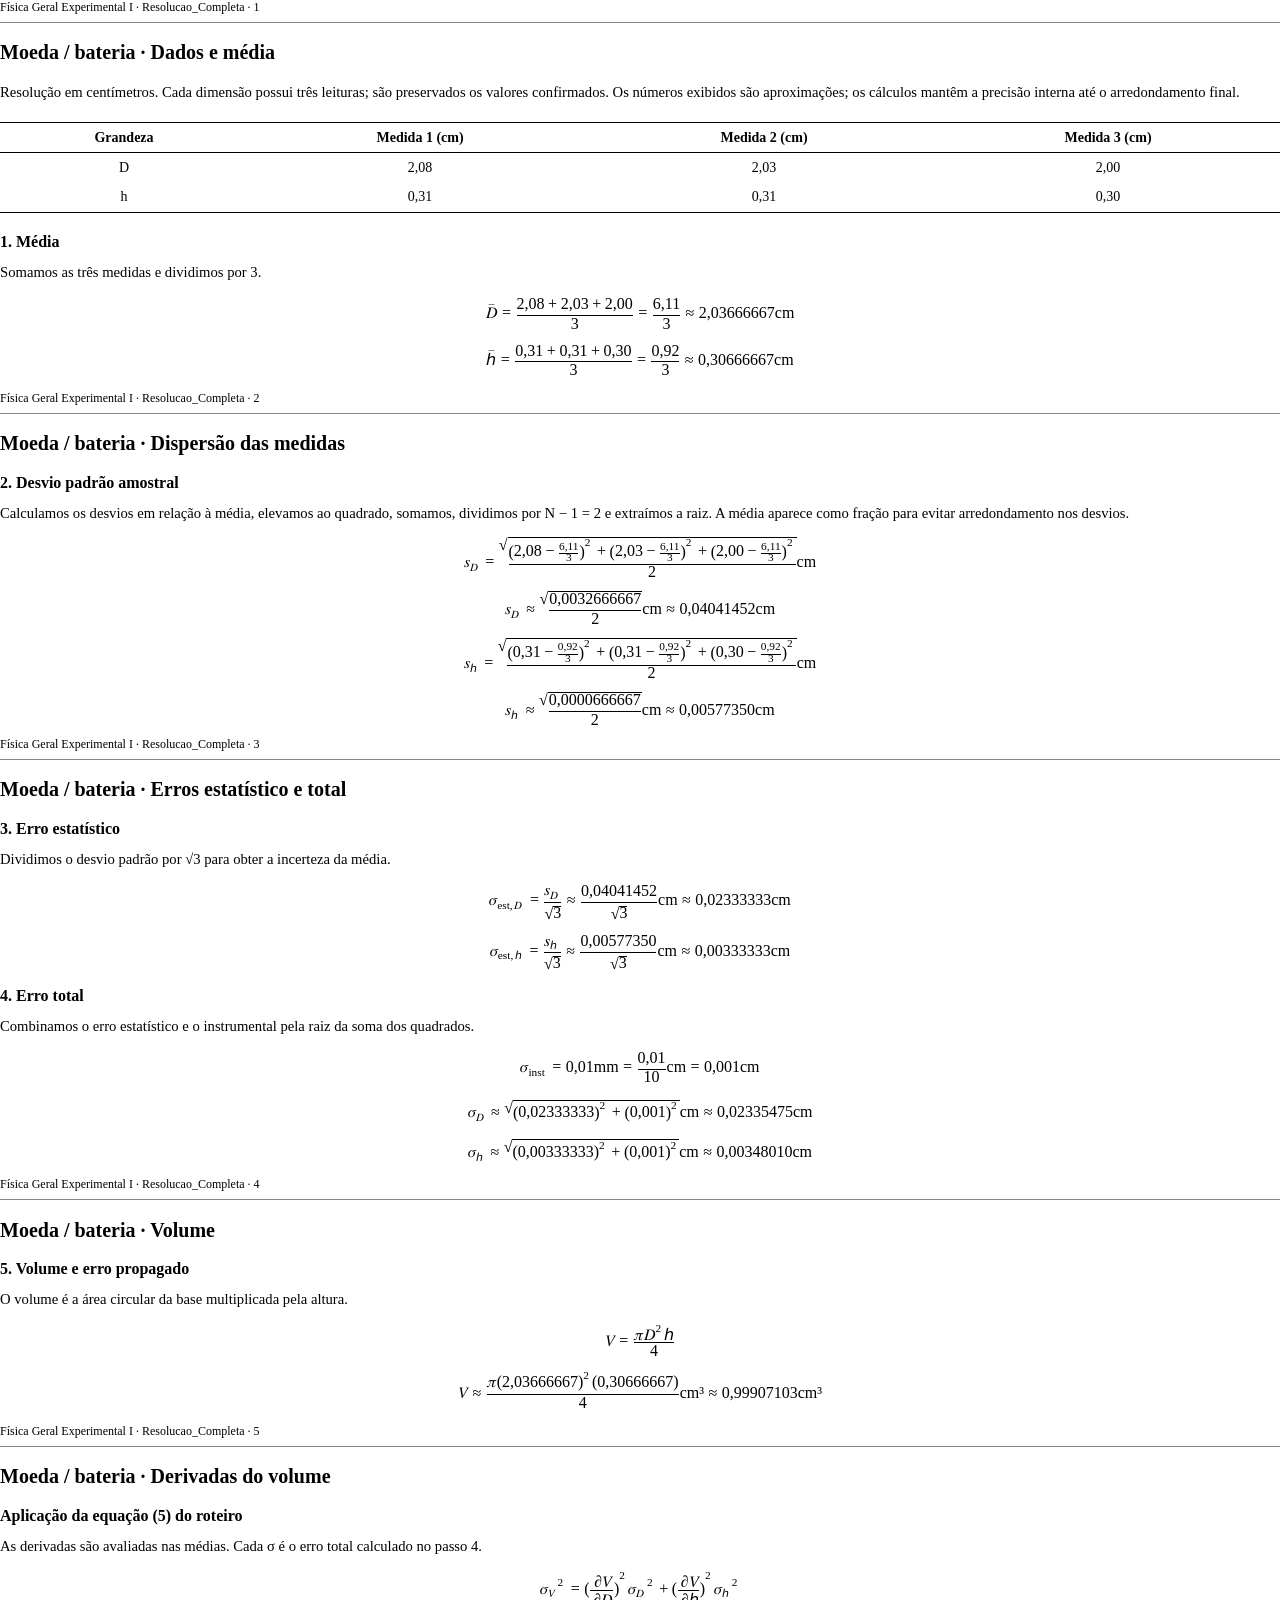
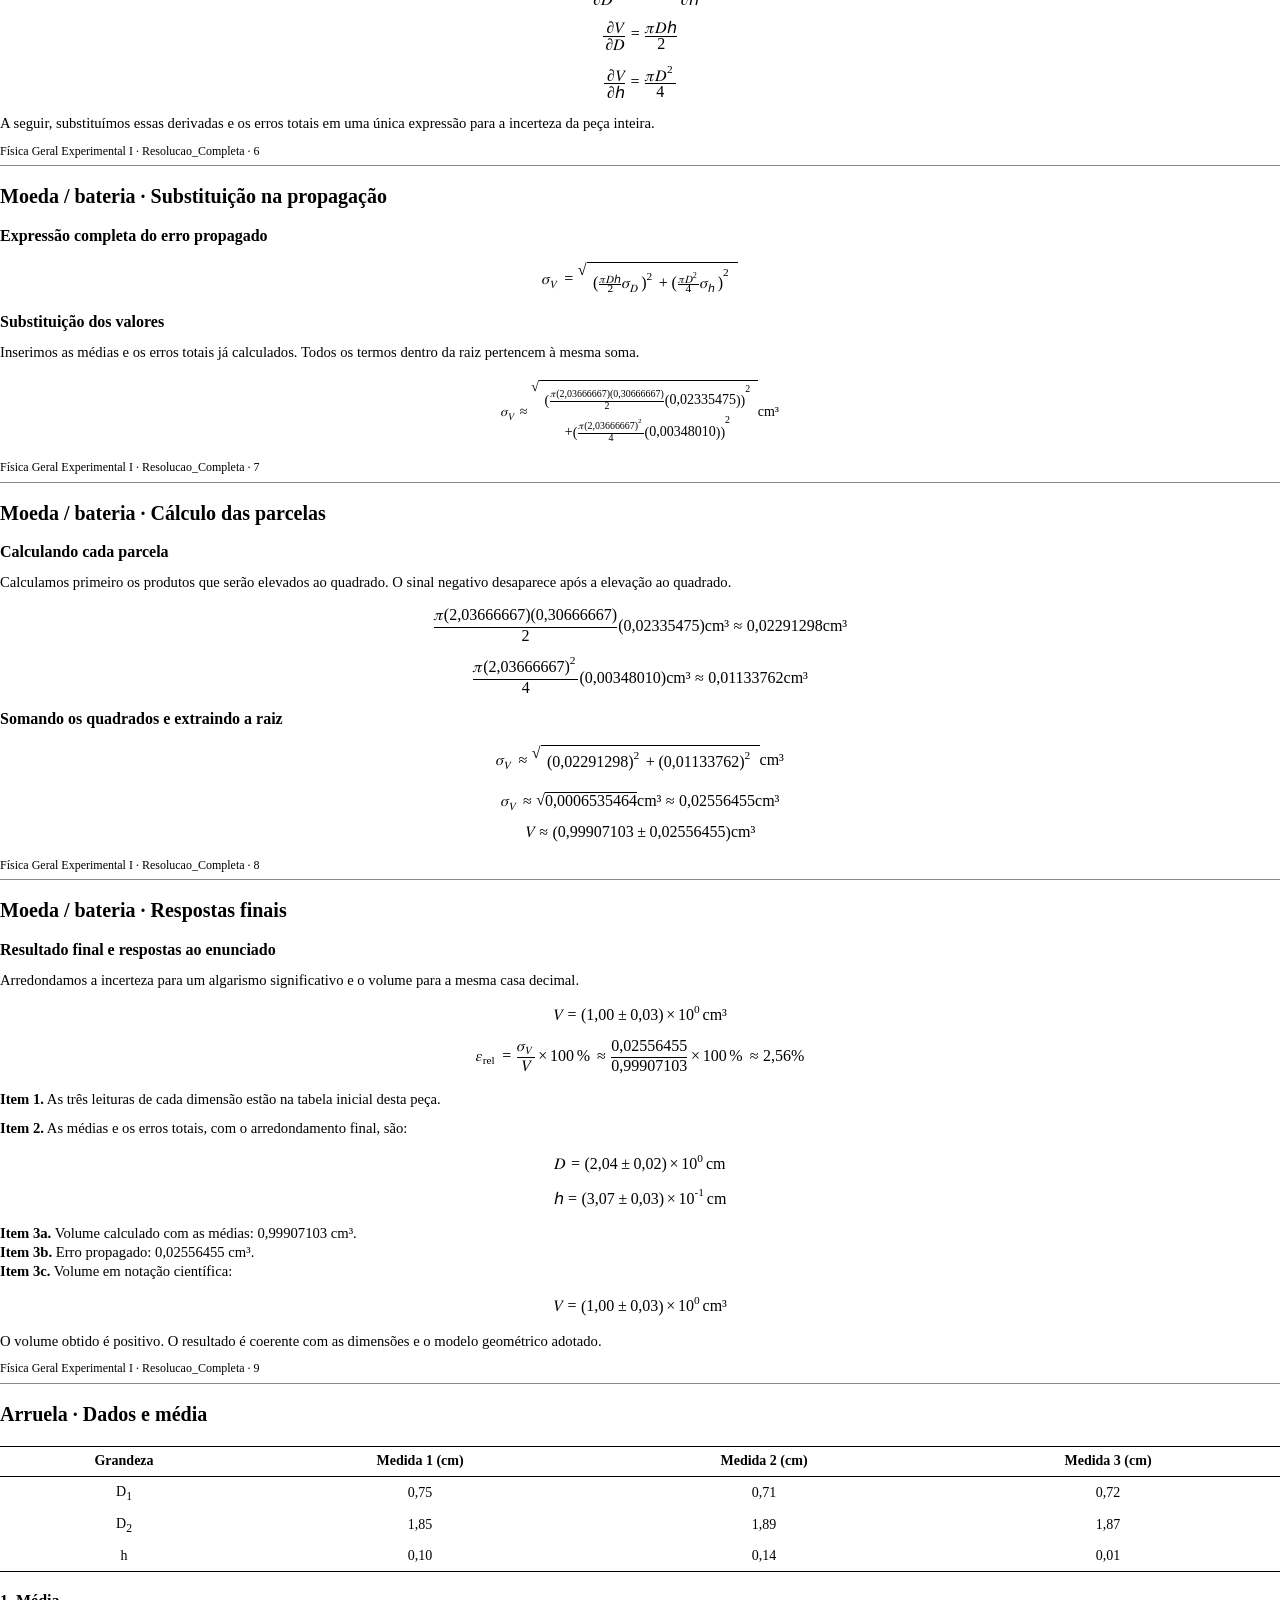
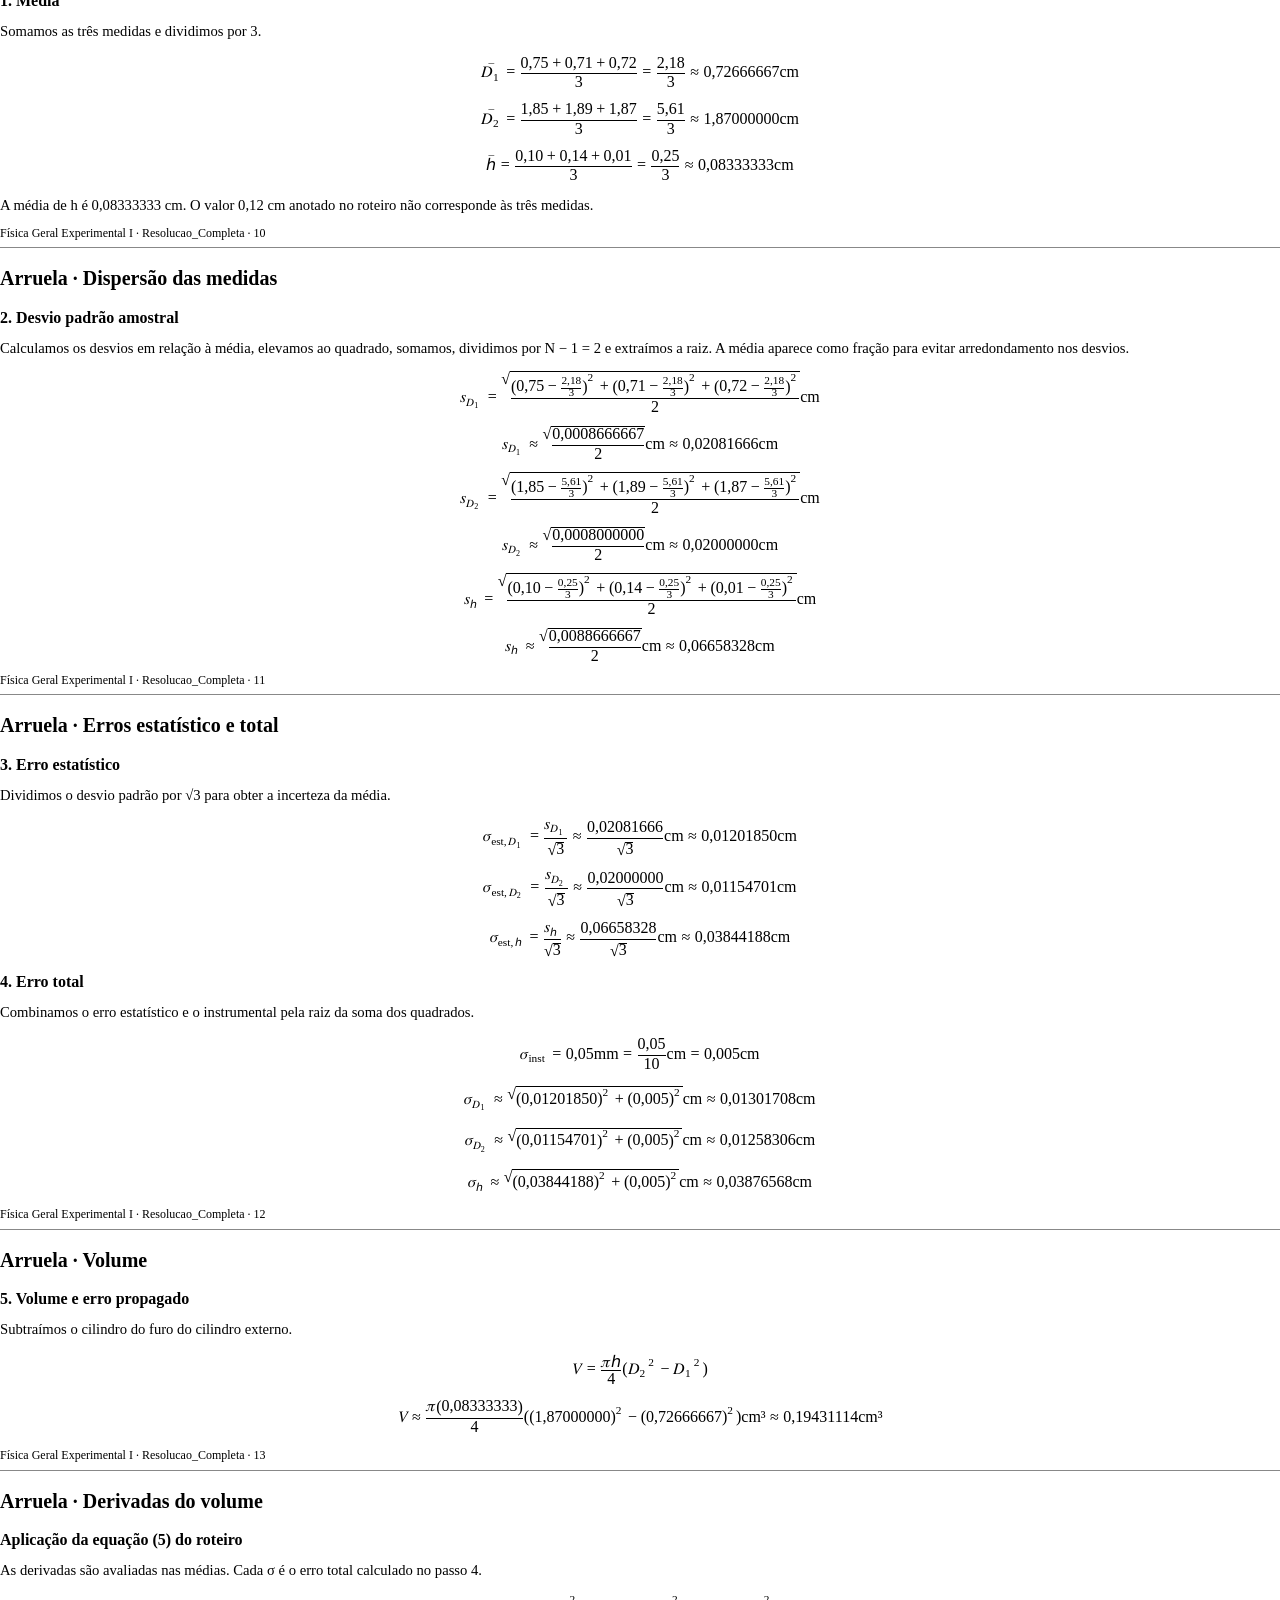
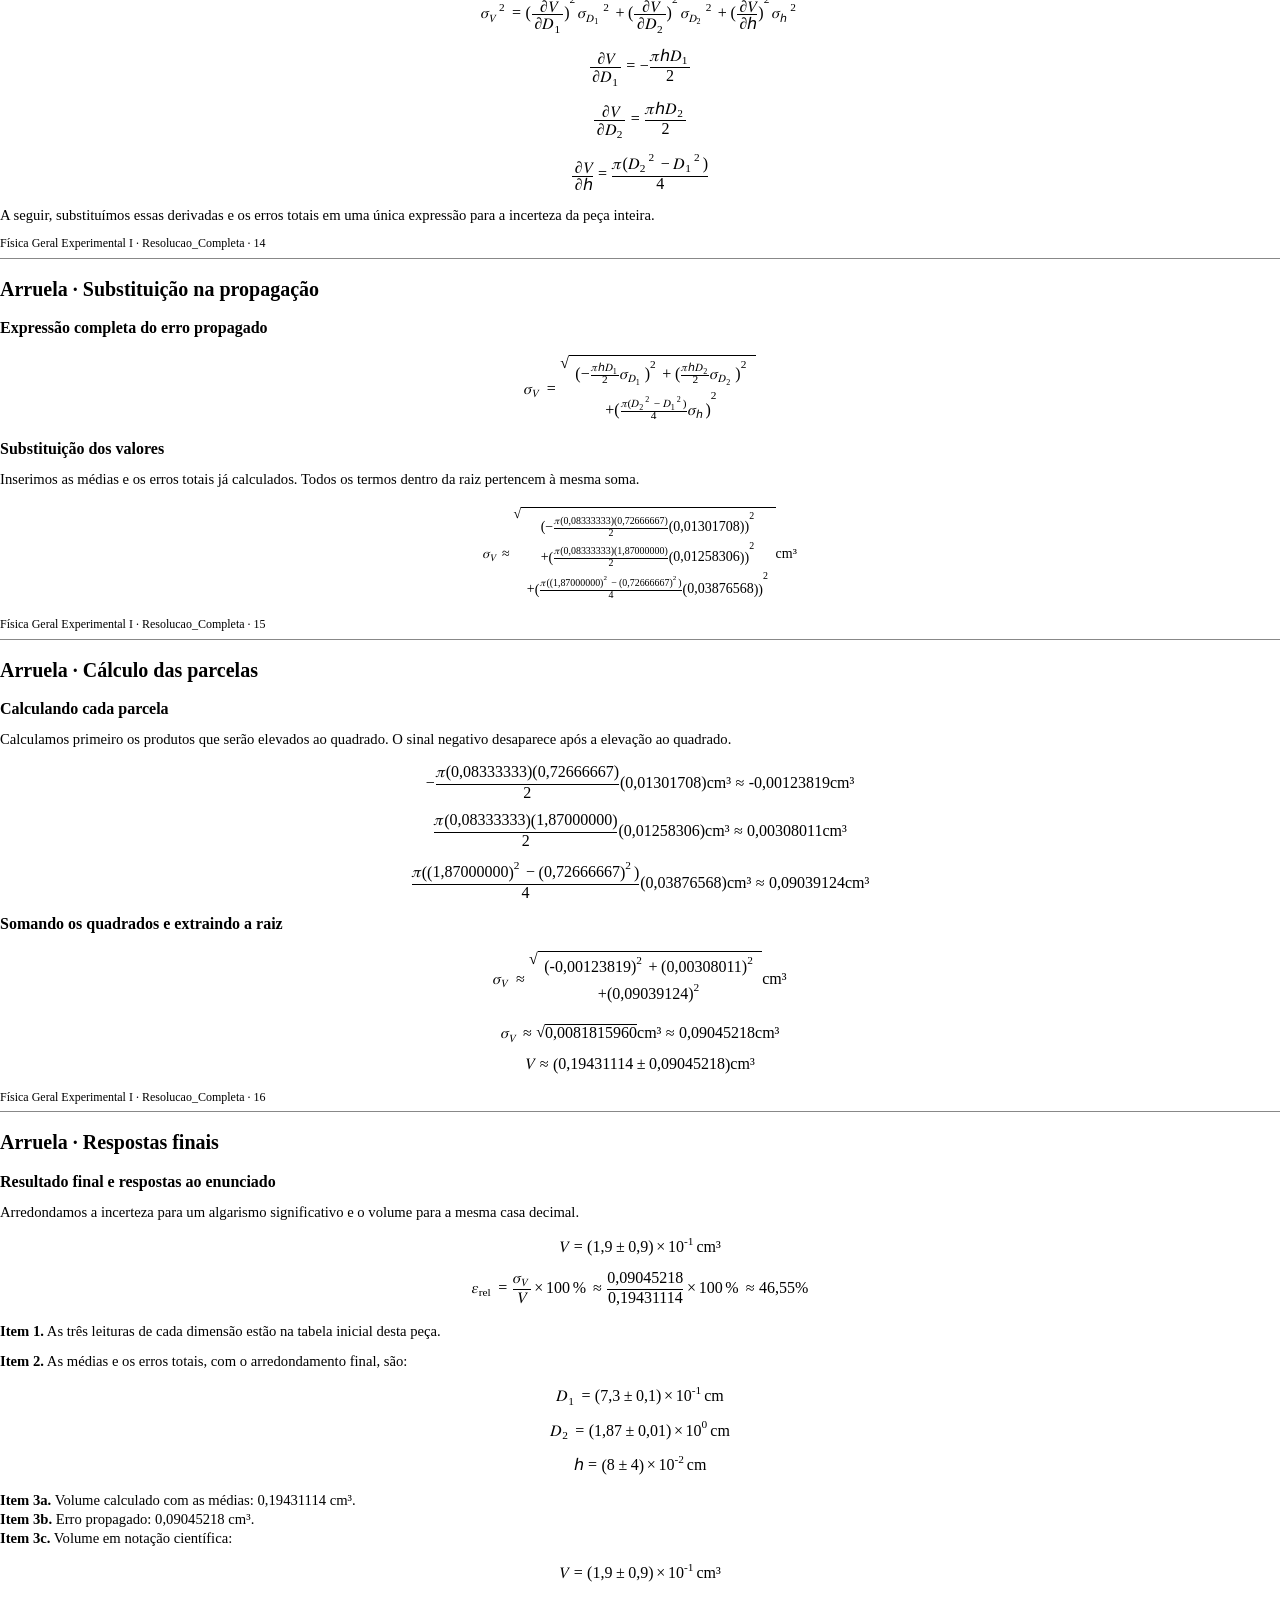
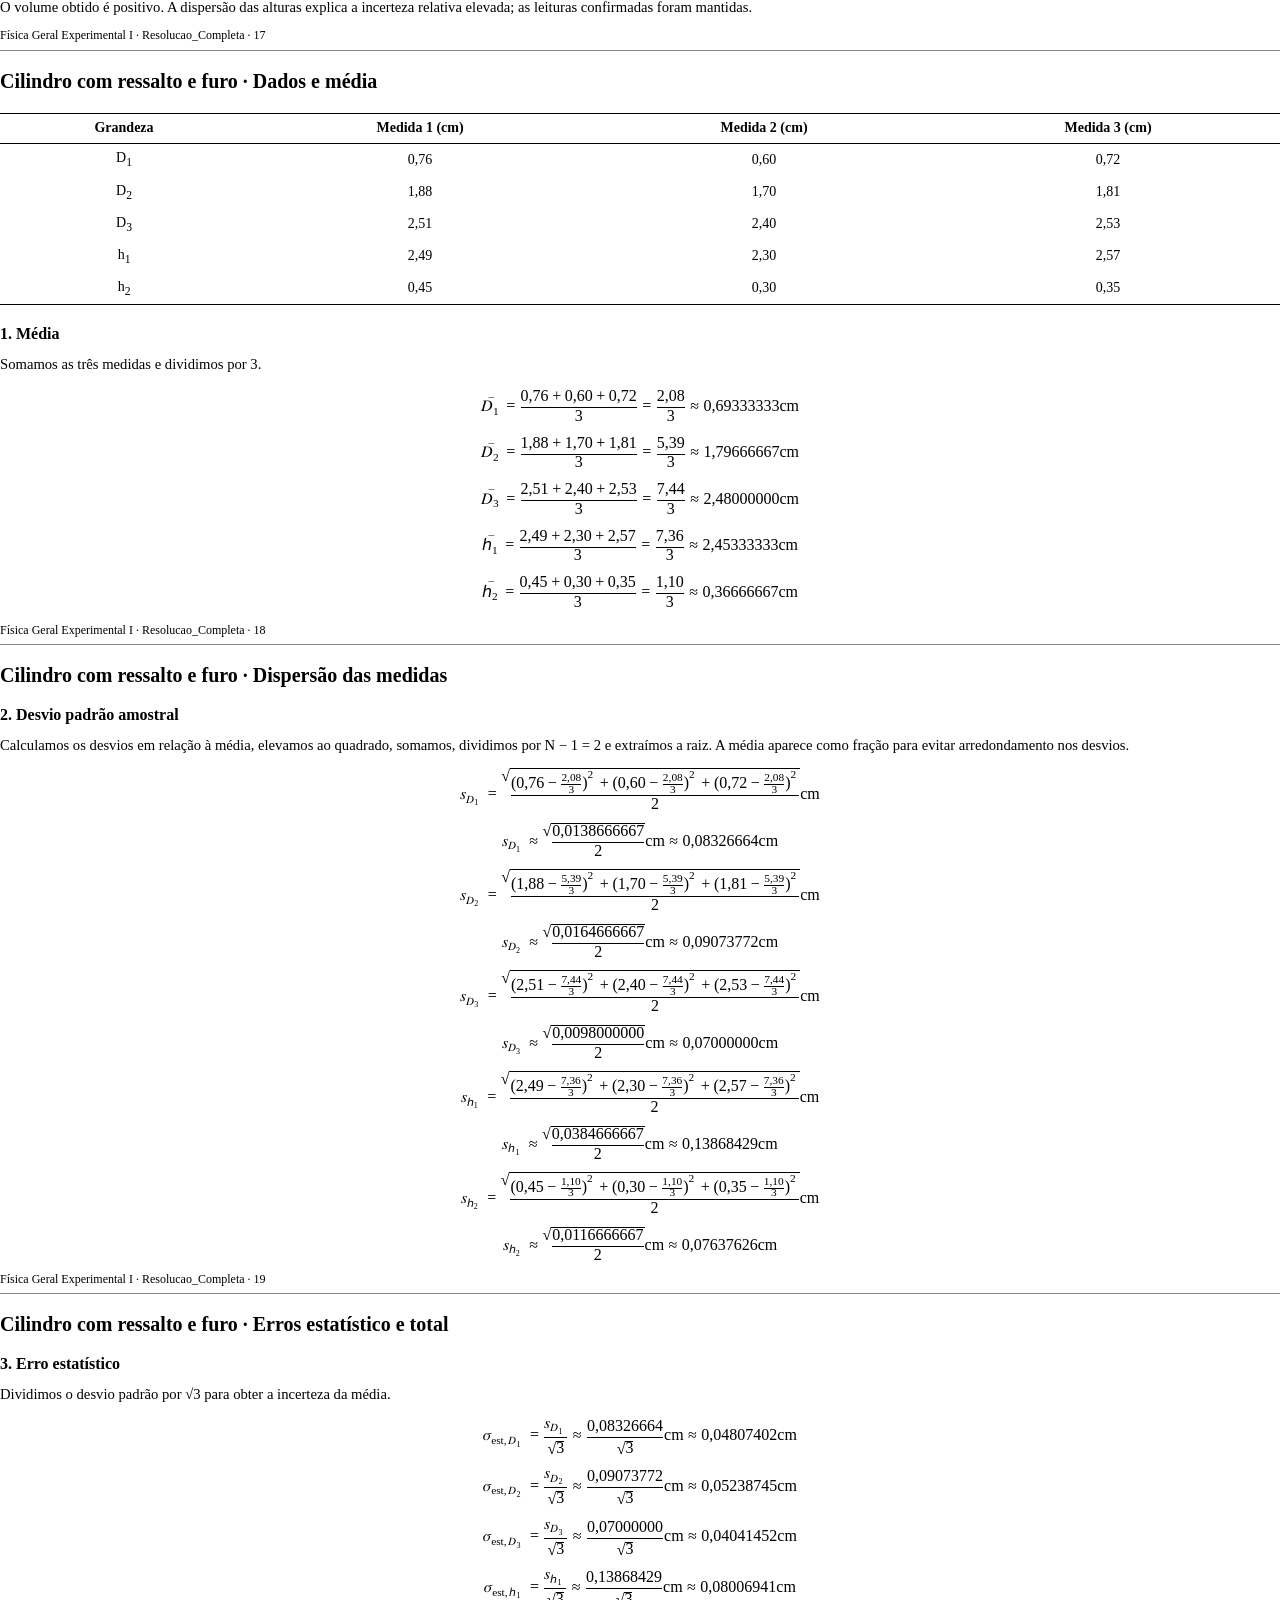
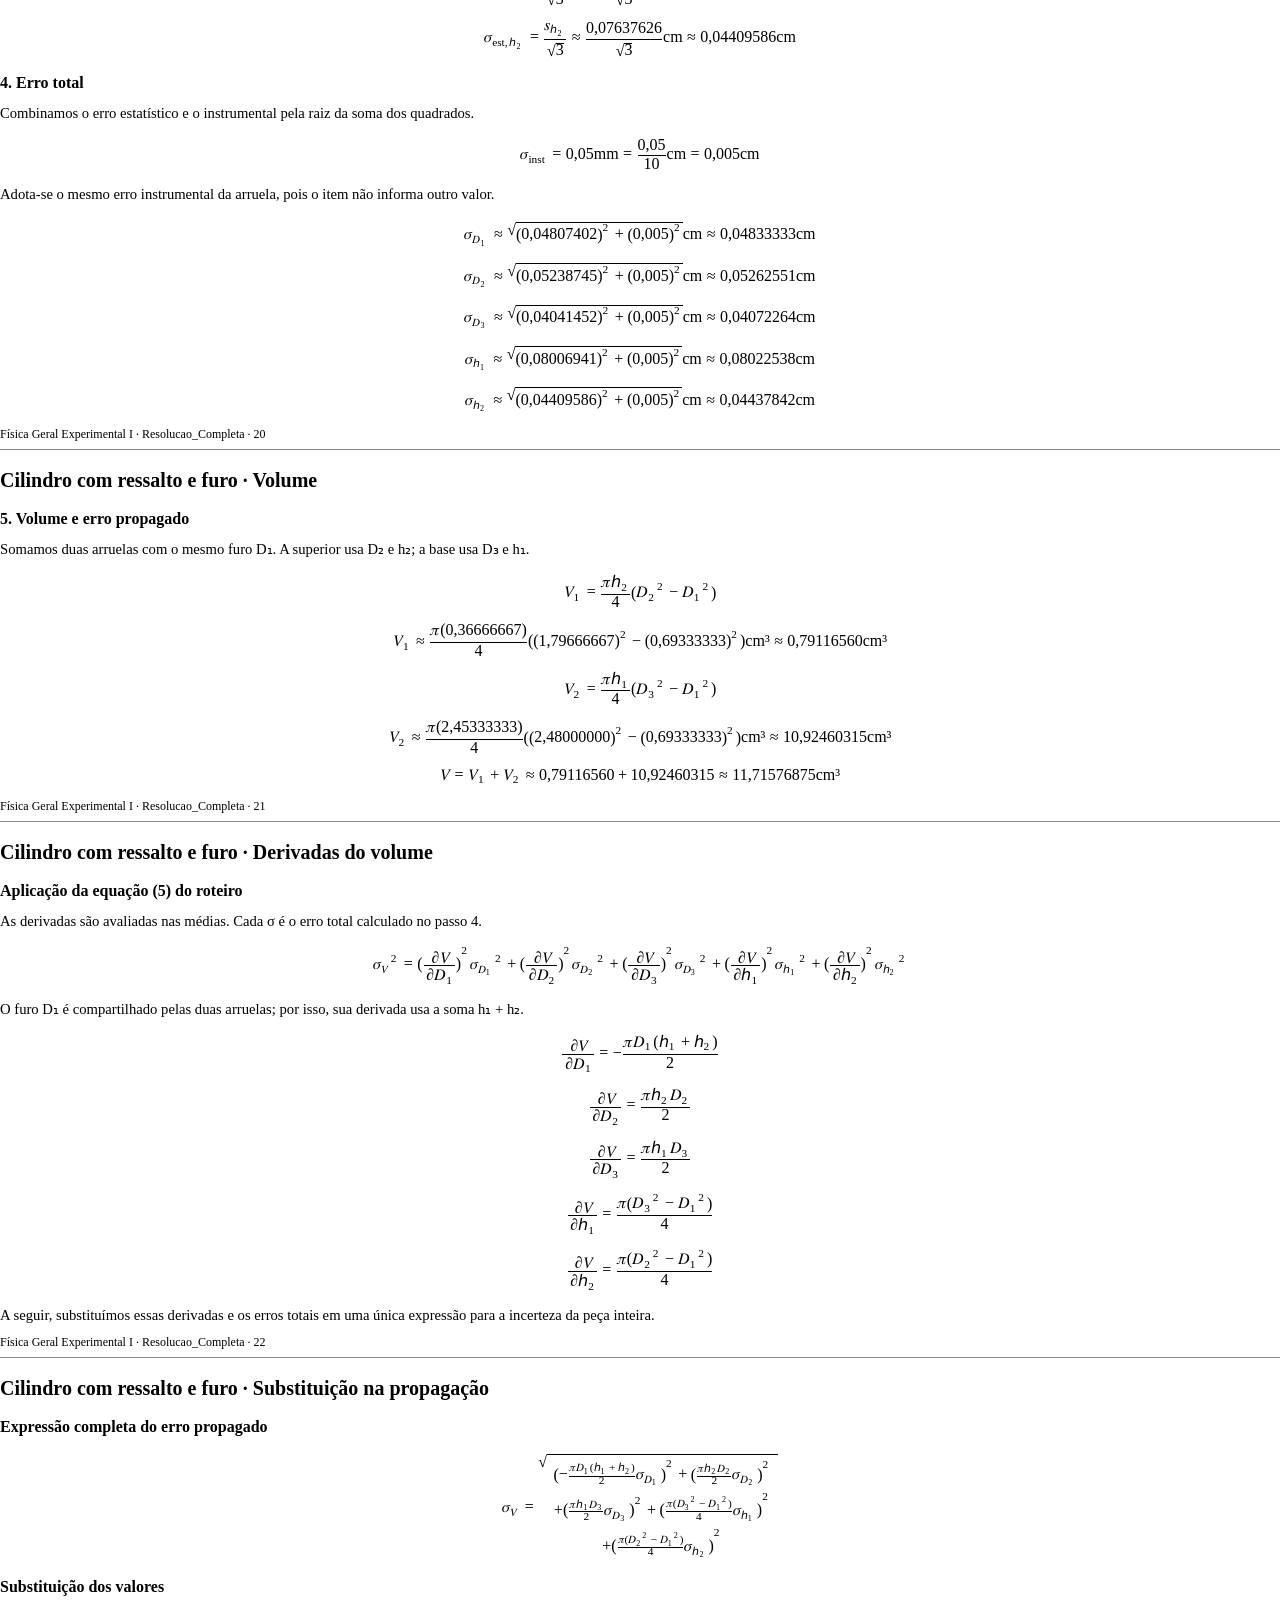
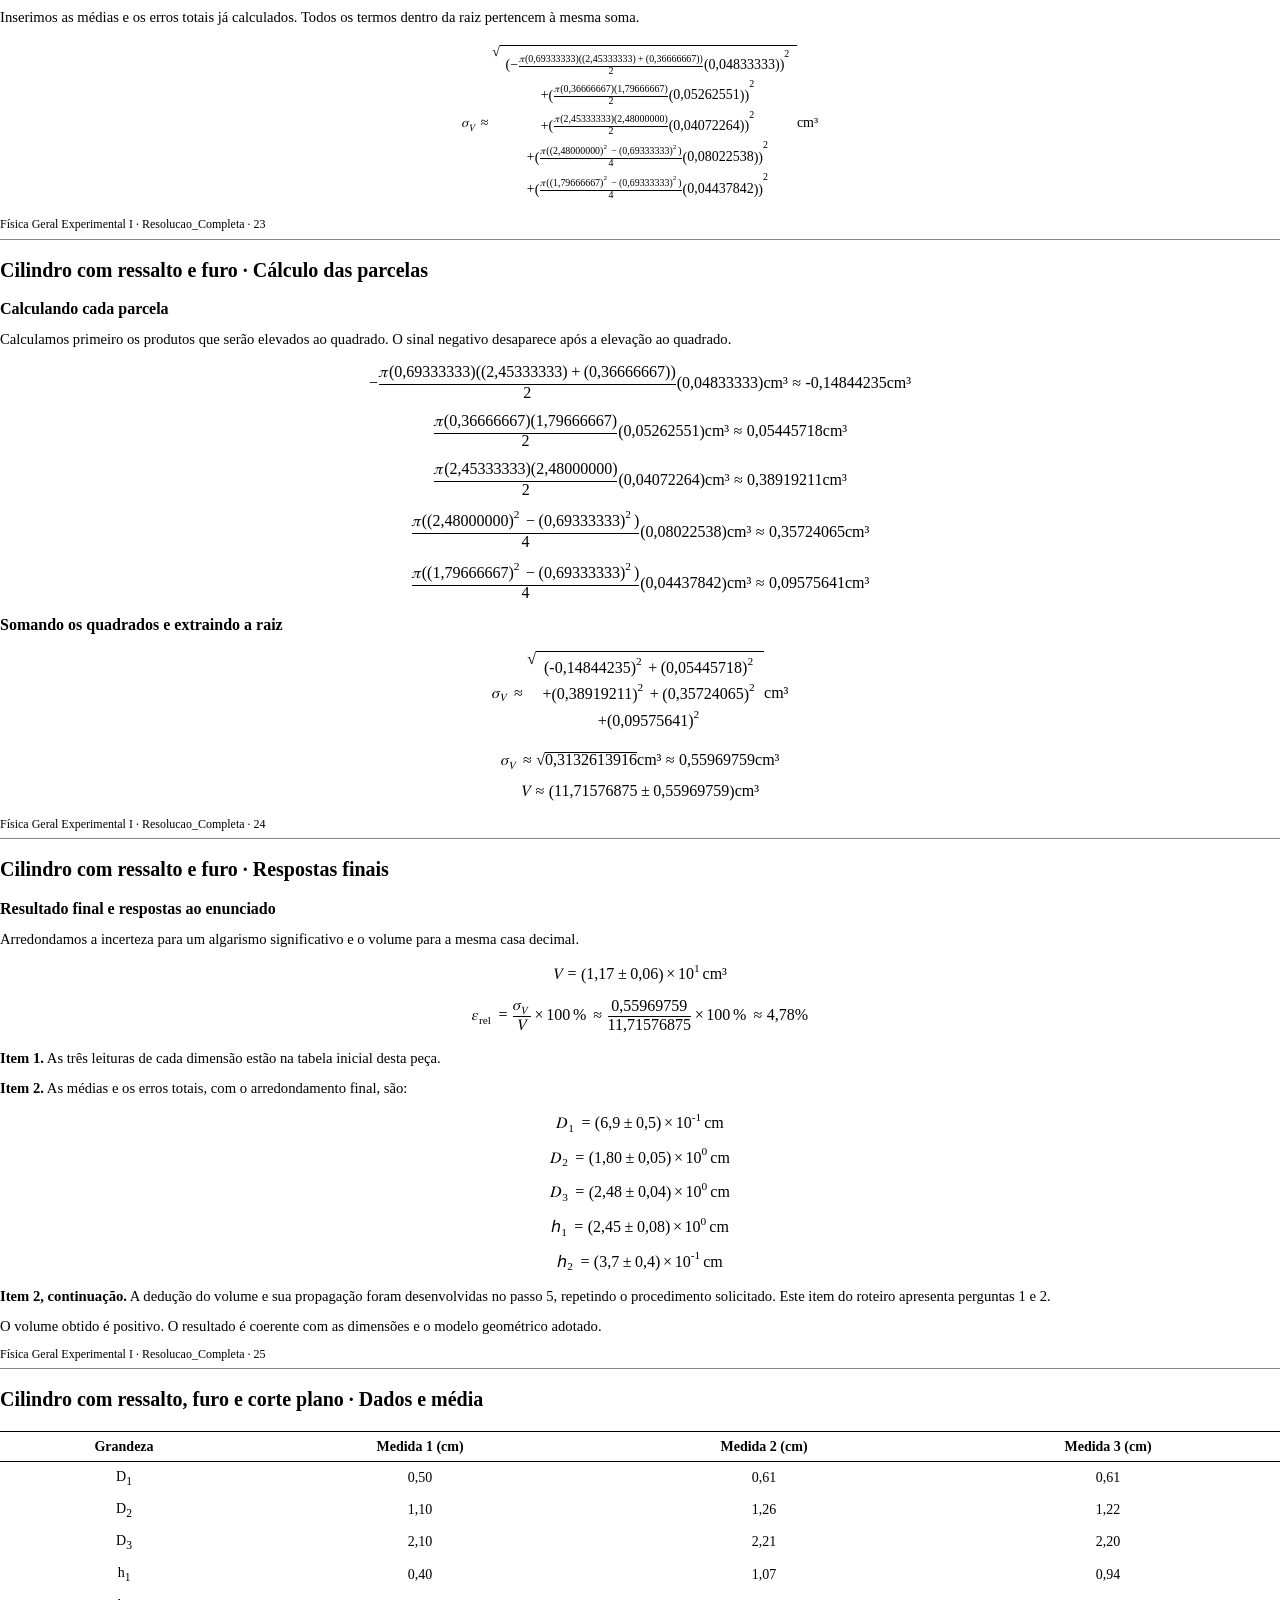
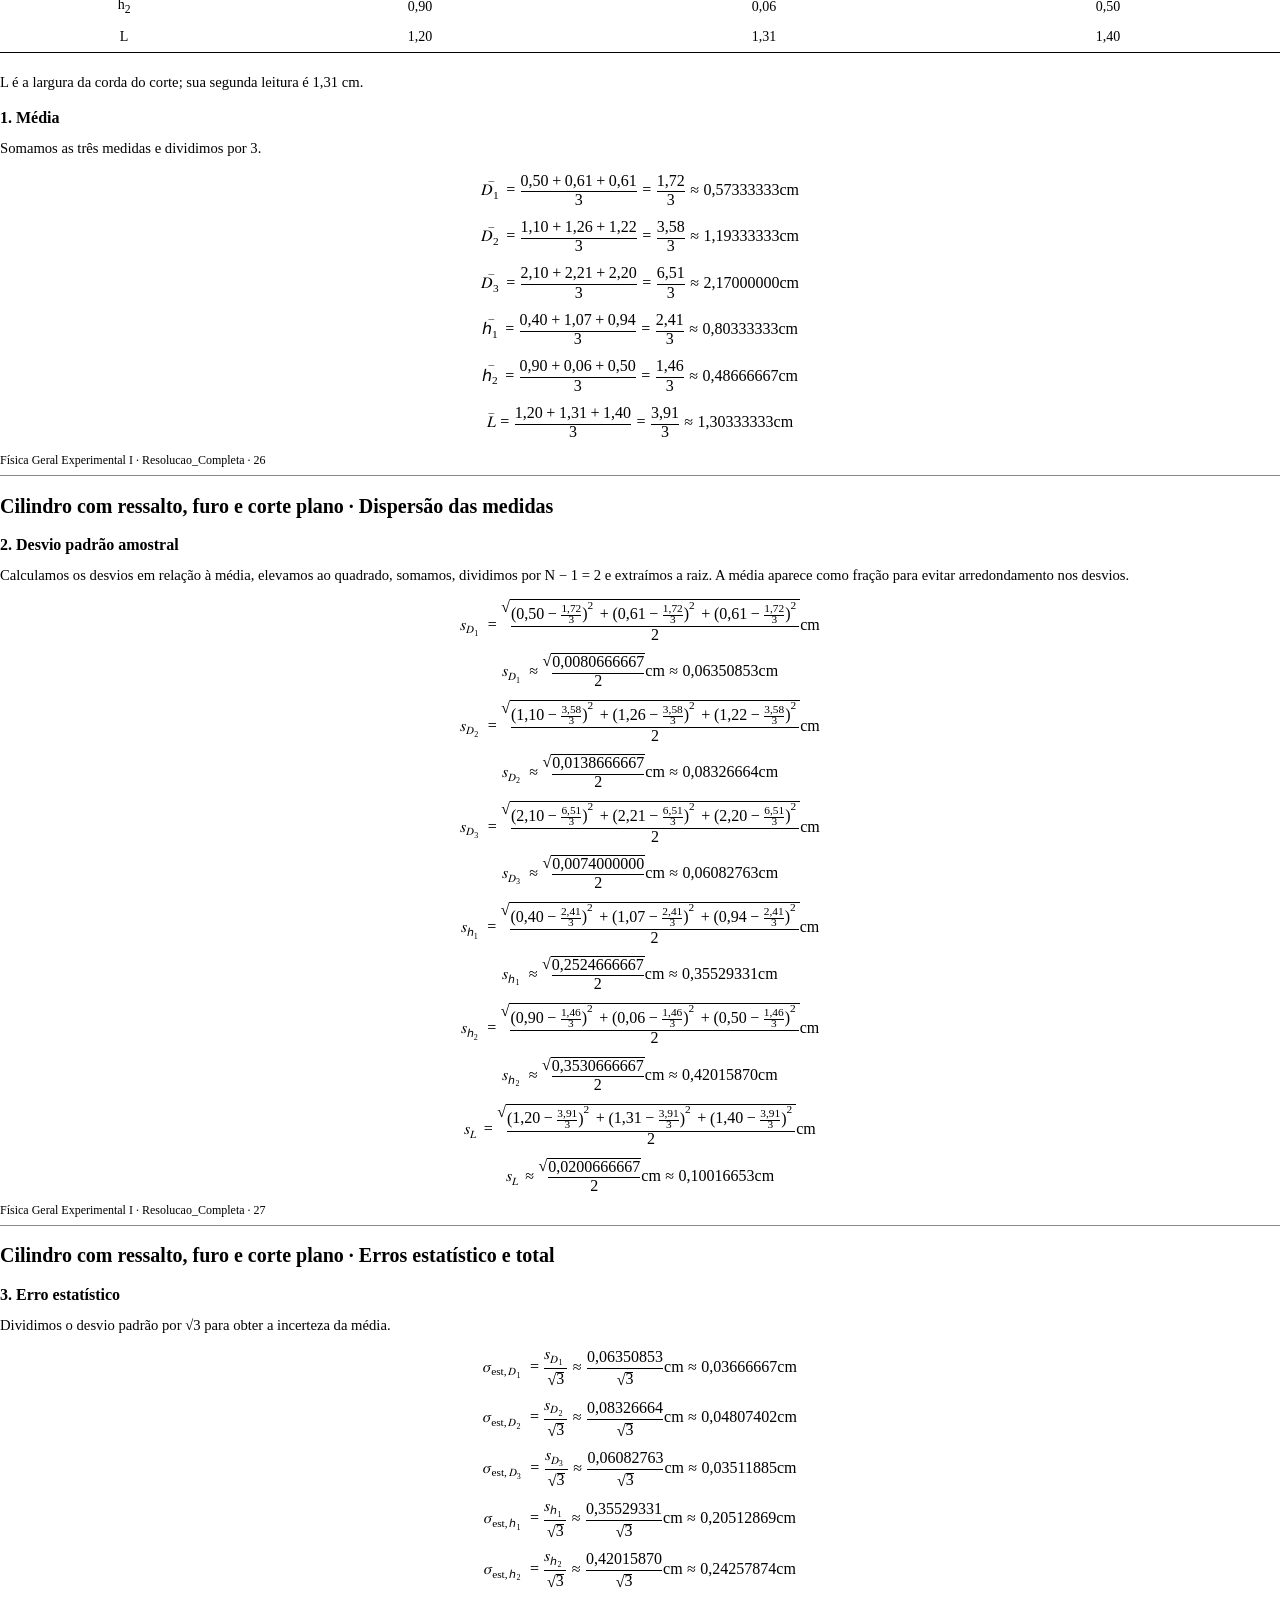
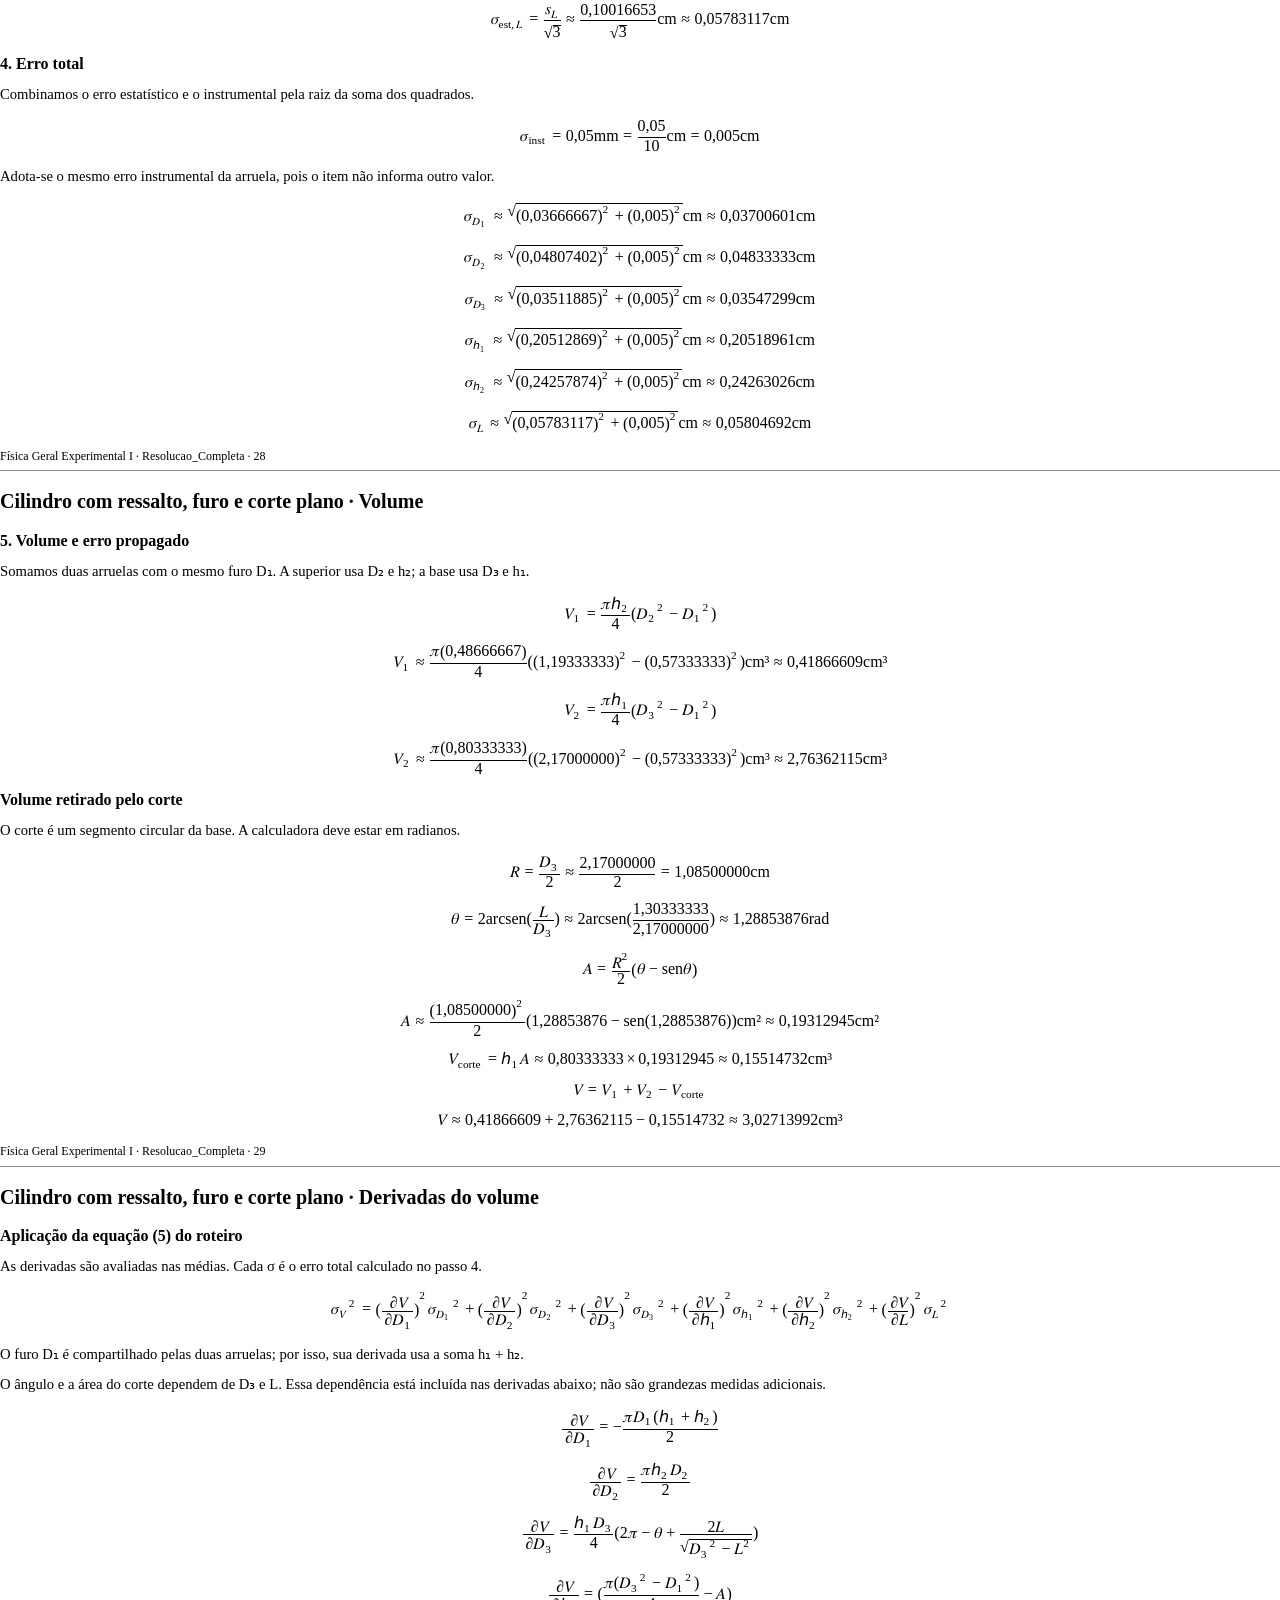
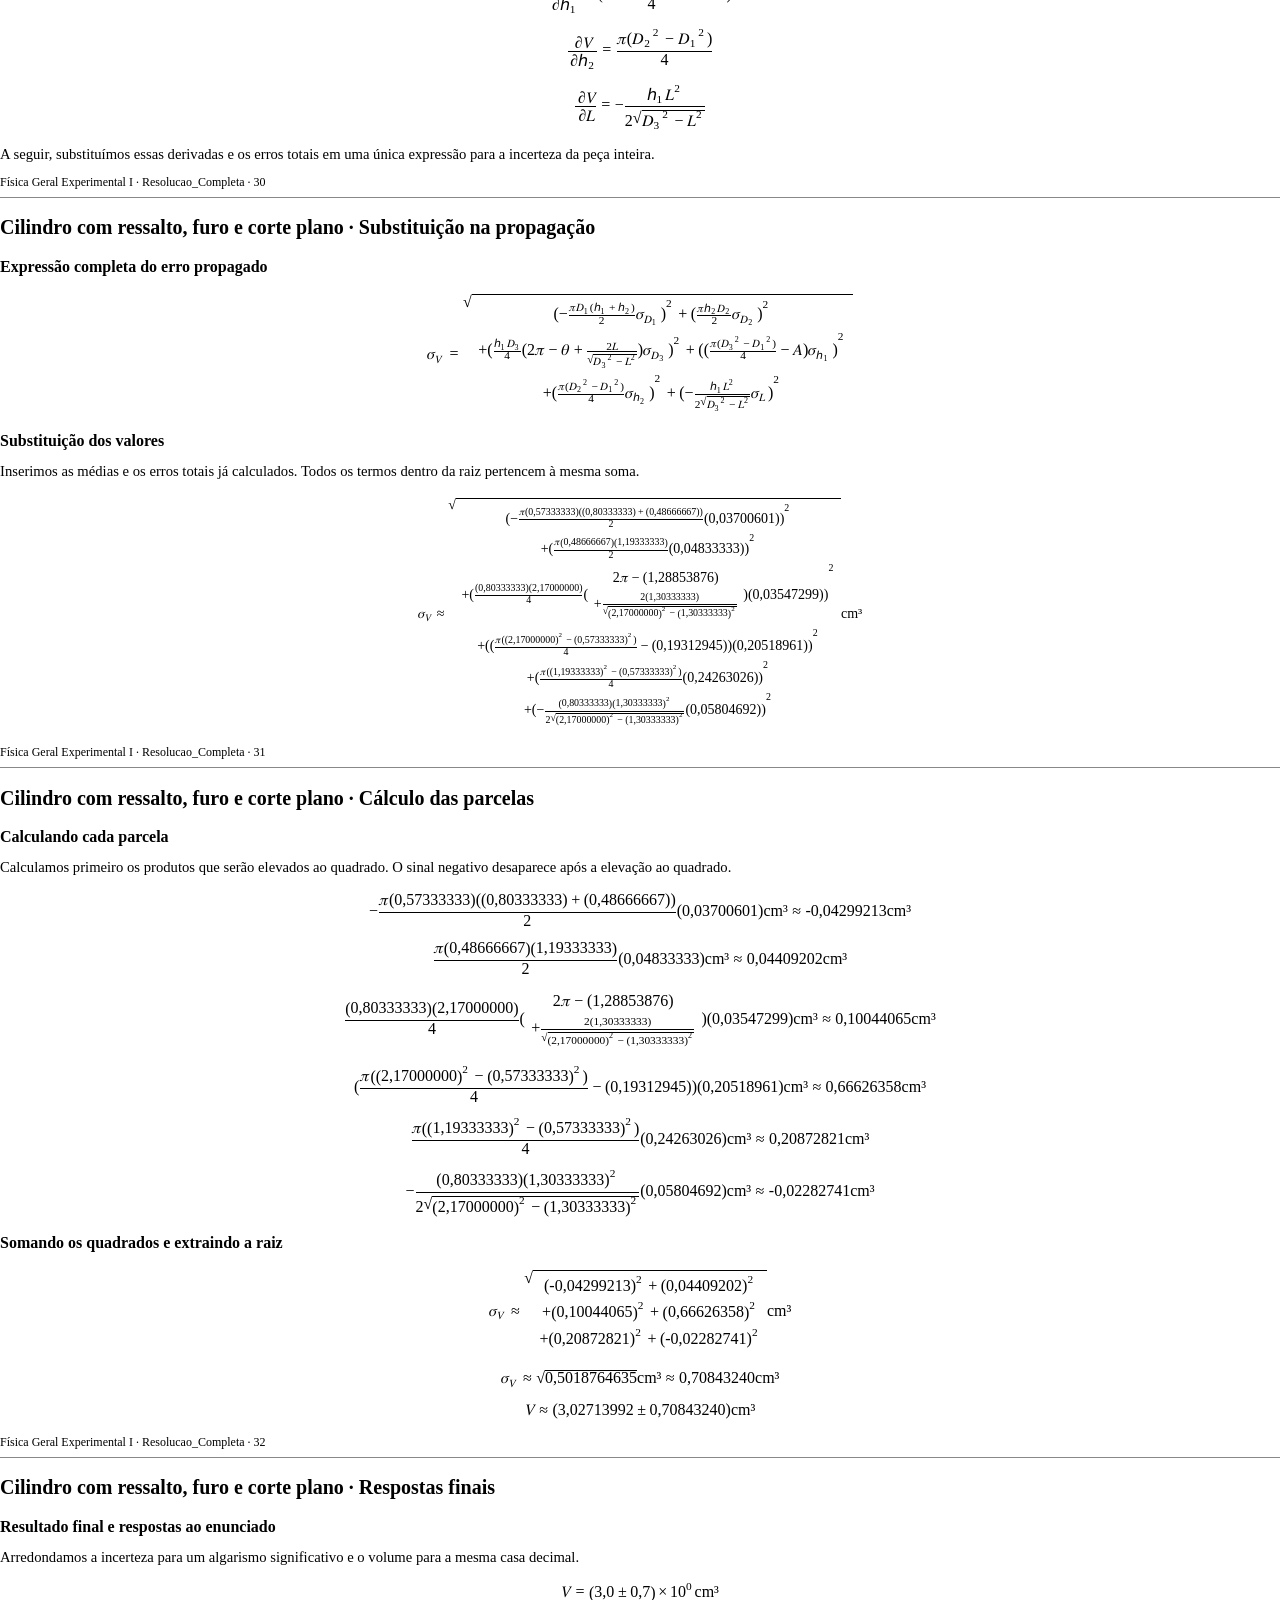
<file: FisicaEx01/tmp/relatoriot0/Resolucao_Completa.html>
<!doctype html><html lang="pt-BR"><meta charset="utf-8"><style>@page{size:A4;margin:17mm 17mm 18mm}body{font-family:"Times New Roman";font-size:11pt;color:#000;margin:0}section{break-after:page}section:last-child{break-after:auto}h2{font-size:15pt;margin:0 0 14pt}h3{font-size:12pt;margin:13pt 0 9pt;break-after:avoid}p{line-height:1.3;margin:8pt 0}.eq{margin:12pt 0;break-inside:avoid}math{font-size:16px}.numeric math{font-size:14px}.block{break-inside:avoid}.running{font-size:9pt;border-bottom:1px solid #888;padding-bottom:5pt;margin-bottom:14pt}table{border-collapse:collapse;width:100%;margin:15pt 0;font-size:10.5pt}thead{border-top:1px solid black;border-bottom:1px solid black}tbody{border-bottom:1px solid black}td,th{padding:5pt;text-align:center}.num{text-align:right;font-size:10pt;margin-top:-5pt}.eqno{break-inside:avoid}.block .eq{margin:9pt 0}</style><section><div class="running">Física Geral Experimental I · Resolucao_Completa · 1</div><h2>Moeda / bateria · Dados e média</h2><p>Resolução em centímetros. Cada dimensão possui três leituras; são preservados os valores confirmados. Os números exibidos são aproximações; os cálculos mantêm a precisão interna até o arredondamento final.</p><table><thead><tr><th>Grandeza</th><th>Medida 1 (cm)</th><th>Medida 2 (cm)</th><th>Medida 3 (cm)</th></tr></thead><tbody><tr><td>D</td><td>2,08</td><td>2,03</td><td>2,00</td></tr><tr><td>h</td><td>0,31</td><td>0,31</td><td>0,30</td></tr></tbody></table><h3>1. Média</h3><p>Somamos as três medidas e dividimos por 3.</p><div class="eq"><math xmlns="http://www.w3.org/1998/Math/MathML" display="block"><mrow><mover><mi>D</mi><mo>¯</mo></mover><mo>=</mo><mfrac><mrow><mn>2,08</mn><mo>+</mo><mn>2,03</mn><mo>+</mo><mn>2,00</mn></mrow><mn>3</mn></mfrac><mo>=</mo><mfrac><mn>6,11</mn><mn>3</mn></mfrac><mo>≈</mo><mn>2,03666667</mn><mtext> cm</mtext></mrow></math></div><div class="eq"><math xmlns="http://www.w3.org/1998/Math/MathML" display="block"><mrow><mover><mi>h</mi><mo>¯</mo></mover><mo>=</mo><mfrac><mrow><mn>0,31</mn><mo>+</mo><mn>0,31</mn><mo>+</mo><mn>0,30</mn></mrow><mn>3</mn></mfrac><mo>=</mo><mfrac><mn>0,92</mn><mn>3</mn></mfrac><mo>≈</mo><mn>0,30666667</mn><mtext> cm</mtext></mrow></math></div></section><section><div class="running">Física Geral Experimental I · Resolucao_Completa · 2</div><h2>Moeda / bateria · Dispersão das medidas</h2><h3>2. Desvio padrão amostral</h3><p>Calculamos os desvios em relação à média, elevamos ao quadrado, somamos, dividimos por N − 1 = 2 e extraímos a raiz. A média aparece como fração para evitar arredondamento nos desvios.</p><div class="block"><div class="eq"><math xmlns="http://www.w3.org/1998/Math/MathML" display="block"><mrow><msub><mi>s</mi><mrow><mi>D</mi></mrow></msub><mo>=</mo><msqrt><mfrac><mrow><msup><mrow><mo>(</mo><mrow><mn>2,08</mn><mo>−</mo><mfrac><mn>6,11</mn><mn>3</mn></mfrac></mrow><mo>)</mo></mrow><mn>2</mn></msup><mo>+</mo><msup><mrow><mo>(</mo><mrow><mn>2,03</mn><mo>−</mo><mfrac><mn>6,11</mn><mn>3</mn></mfrac></mrow><mo>)</mo></mrow><mn>2</mn></msup><mo>+</mo><msup><mrow><mo>(</mo><mrow><mn>2,00</mn><mo>−</mo><mfrac><mn>6,11</mn><mn>3</mn></mfrac></mrow><mo>)</mo></mrow><mn>2</mn></msup></mrow><mn>2</mn></mfrac></msqrt><mtext> cm</mtext></mrow></math></div><div class="eq"><math xmlns="http://www.w3.org/1998/Math/MathML" display="block"><mrow><msub><mi>s</mi><mrow><mi>D</mi></mrow></msub><mo>≈</mo><msqrt><mfrac><mn>0,0032666667</mn><mn>2</mn></mfrac></msqrt><mtext> cm</mtext><mo>≈</mo><mn>0,04041452</mn><mtext> cm</mtext></mrow></math></div></div><div class="block"><div class="eq"><math xmlns="http://www.w3.org/1998/Math/MathML" display="block"><mrow><msub><mi>s</mi><mrow><mi>h</mi></mrow></msub><mo>=</mo><msqrt><mfrac><mrow><msup><mrow><mo>(</mo><mrow><mn>0,31</mn><mo>−</mo><mfrac><mn>0,92</mn><mn>3</mn></mfrac></mrow><mo>)</mo></mrow><mn>2</mn></msup><mo>+</mo><msup><mrow><mo>(</mo><mrow><mn>0,31</mn><mo>−</mo><mfrac><mn>0,92</mn><mn>3</mn></mfrac></mrow><mo>)</mo></mrow><mn>2</mn></msup><mo>+</mo><msup><mrow><mo>(</mo><mrow><mn>0,30</mn><mo>−</mo><mfrac><mn>0,92</mn><mn>3</mn></mfrac></mrow><mo>)</mo></mrow><mn>2</mn></msup></mrow><mn>2</mn></mfrac></msqrt><mtext> cm</mtext></mrow></math></div><div class="eq"><math xmlns="http://www.w3.org/1998/Math/MathML" display="block"><mrow><msub><mi>s</mi><mrow><mi>h</mi></mrow></msub><mo>≈</mo><msqrt><mfrac><mn>0,0000666667</mn><mn>2</mn></mfrac></msqrt><mtext> cm</mtext><mo>≈</mo><mn>0,00577350</mn><mtext> cm</mtext></mrow></math></div></div></section><section><div class="running">Física Geral Experimental I · Resolucao_Completa · 3</div><h2>Moeda / bateria · Erros estatístico e total</h2><h3>3. Erro estatístico</h3><p>Dividimos o desvio padrão por √3 para obter a incerteza da média.</p><div class="eq"><math xmlns="http://www.w3.org/1998/Math/MathML" display="block"><mrow><msub><mi>σ</mi><mrow><mrow><mi>est</mi><mo>,</mo><mi>D</mi></mrow></mrow></msub><mo>=</mo><mfrac><msub><mi>s</mi><mrow><mi>D</mi></mrow></msub><msqrt><mn>3</mn></msqrt></mfrac><mo>≈</mo><mfrac><mn>0,04041452</mn><msqrt><mn>3</mn></msqrt></mfrac><mtext> cm</mtext><mo>≈</mo><mn>0,02333333</mn><mtext> cm</mtext></mrow></math></div><div class="eq"><math xmlns="http://www.w3.org/1998/Math/MathML" display="block"><mrow><msub><mi>σ</mi><mrow><mrow><mi>est</mi><mo>,</mo><mi>h</mi></mrow></mrow></msub><mo>=</mo><mfrac><msub><mi>s</mi><mrow><mi>h</mi></mrow></msub><msqrt><mn>3</mn></msqrt></mfrac><mo>≈</mo><mfrac><mn>0,00577350</mn><msqrt><mn>3</mn></msqrt></mfrac><mtext> cm</mtext><mo>≈</mo><mn>0,00333333</mn><mtext> cm</mtext></mrow></math></div><h3>4. Erro total</h3><p>Combinamos o erro estatístico e o instrumental pela raiz da soma dos quadrados.</p><div class="eq"><math xmlns="http://www.w3.org/1998/Math/MathML" display="block"><mrow><msub><mi>σ</mi><mrow><mi>inst</mi></mrow></msub><mo>=</mo><mn>0,01</mn><mtext> mm</mtext><mo>=</mo><mfrac><mn>0,01</mn><mn>10</mn></mfrac><mtext> cm</mtext><mo>=</mo><mn>0,001</mn><mtext> cm</mtext></mrow></math></div><div class="eq"><math xmlns="http://www.w3.org/1998/Math/MathML" display="block"><mrow><msub><mi>σ</mi><mrow><mi>D</mi></mrow></msub><mo>≈</mo><msqrt><mrow><msup><mrow><mo>(</mo><mn>0,02333333</mn><mo>)</mo></mrow><mn>2</mn></msup><mo>+</mo><msup><mrow><mo>(</mo><mn>0,001</mn><mo>)</mo></mrow><mn>2</mn></msup></mrow></msqrt><mtext> cm</mtext><mo>≈</mo><mn>0,02335475</mn><mtext> cm</mtext></mrow></math></div><div class="eq"><math xmlns="http://www.w3.org/1998/Math/MathML" display="block"><mrow><msub><mi>σ</mi><mrow><mi>h</mi></mrow></msub><mo>≈</mo><msqrt><mrow><msup><mrow><mo>(</mo><mn>0,00333333</mn><mo>)</mo></mrow><mn>2</mn></msup><mo>+</mo><msup><mrow><mo>(</mo><mn>0,001</mn><mo>)</mo></mrow><mn>2</mn></msup></mrow></msqrt><mtext> cm</mtext><mo>≈</mo><mn>0,00348010</mn><mtext> cm</mtext></mrow></math></div></section><section><div class="running">Física Geral Experimental I · Resolucao_Completa · 4</div><h2>Moeda / bateria · Volume</h2><h3>5. Volume e erro propagado</h3><p>O volume é a área circular da base multiplicada pela altura.</p><div class="eq"><math xmlns="http://www.w3.org/1998/Math/MathML" display="block"><mrow><mi>V</mi><mo>=</mo><mfrac><mrow><mi>π</mi><msup><mi>D</mi><mn>2</mn></msup><mi>h</mi></mrow><mn>4</mn></mfrac></mrow></math></div><div class="eq"><math xmlns="http://www.w3.org/1998/Math/MathML" display="block"><mrow><mi>V</mi><mo>≈</mo><mfrac><mrow><mi>π</mi><msup><mrow><mo>(</mo><mn>2,03666667</mn><mo>)</mo></mrow><mn>2</mn></msup><mrow><mo>(</mo><mn>0,30666667</mn><mo>)</mo></mrow></mrow><mn>4</mn></mfrac><mtext> cm³</mtext><mo>≈</mo><mn>0,99907103</mn><mtext> cm³</mtext></mrow></math></div></section><section><div class="running">Física Geral Experimental I · Resolucao_Completa · 5</div><h2>Moeda / bateria · Derivadas do volume</h2><h3>Aplicação da equação (5) do roteiro</h3><p>As derivadas são avaliadas nas médias. Cada σ é o erro total calculado no passo 4.</p><div class="eq"><math xmlns="http://www.w3.org/1998/Math/MathML" display="block"><mrow><msup><msub><mi>σ</mi><mrow><mi>V</mi></mrow></msub><mn>2</mn></msup><mo>=</mo><mrow><mrow><msup><mrow><mo>(</mo><mfrac><mrow><mo>∂</mo><mi>V</mi></mrow><mrow><mo>∂</mo><mi>D</mi></mrow></mfrac><mo>)</mo></mrow><mn>2</mn></msup><msup><msub><mi>σ</mi><mrow><mi>D</mi></mrow></msub><mn>2</mn></msup></mrow><mo>+</mo><mrow><msup><mrow><mo>(</mo><mfrac><mrow><mo>∂</mo><mi>V</mi></mrow><mrow><mo>∂</mo><mi>h</mi></mrow></mfrac><mo>)</mo></mrow><mn>2</mn></msup><msup><msub><mi>σ</mi><mrow><mi>h</mi></mrow></msub><mn>2</mn></msup></mrow></mrow></mrow></math></div><div class="eq"><math xmlns="http://www.w3.org/1998/Math/MathML" display="block"><mrow><mfrac><mrow><mo>∂</mo><mi>V</mi></mrow><mrow><mo>∂</mo><mi>D</mi></mrow></mfrac><mo>=</mo><mfrac><mrow><mi>π</mi><mi>D</mi><mi>h</mi></mrow><mn>2</mn></mfrac></mrow></math></div><div class="eq"><math xmlns="http://www.w3.org/1998/Math/MathML" display="block"><mrow><mfrac><mrow><mo>∂</mo><mi>V</mi></mrow><mrow><mo>∂</mo><mi>h</mi></mrow></mfrac><mo>=</mo><mfrac><mrow><mi>π</mi><msup><mi>D</mi><mn>2</mn></msup></mrow><mn>4</mn></mfrac></mrow></math></div><p>A seguir, substituímos essas derivadas e os erros totais em uma única expressão para a incerteza da peça inteira.</p></section><section><div class="running">Física Geral Experimental I · Resolucao_Completa · 6</div><h2>Moeda / bateria · Substituição na propagação</h2><h3>Expressão completa do erro propagado</h3><div class="eq"><math xmlns="http://www.w3.org/1998/Math/MathML" display="block"><mrow><msub><mi>σ</mi><mrow><mi>V</mi></mrow></msub><mo>=</mo><msqrt><mtable columnalign="left" rowspacing="0.55em"><mtr><mtd><mrow><mrow><msup><mrow><mo>(</mo><mrow><mfrac><mrow><mi>π</mi><mi>D</mi><mi>h</mi></mrow><mn>2</mn></mfrac><msub><mi>σ</mi><mrow><mi>D</mi></mrow></msub></mrow><mo>)</mo></mrow><mn>2</mn></msup><mo>+</mo><msup><mrow><mo>(</mo><mrow><mfrac><mrow><mi>π</mi><msup><mi>D</mi><mn>2</mn></msup></mrow><mn>4</mn></mfrac><msub><mi>σ</mi><mrow><mi>h</mi></mrow></msub></mrow><mo>)</mo></mrow><mn>2</mn></msup></mrow></mrow></mtd></mtr></mtable></msqrt></mrow></math></div><h3>Substituição dos valores</h3><p>Inserimos as médias e os erros totais já calculados. Todos os termos dentro da raiz pertencem à mesma soma.</p><div class="numeric"><div class="eq"><math xmlns="http://www.w3.org/1998/Math/MathML" display="block"><mrow><msub><mi>σ</mi><mrow><mi>V</mi></mrow></msub><mo>≈</mo><msqrt><mtable columnalign="left" rowspacing="0.55em"><mtr><mtd><mrow><mrow><msup><mrow><mo>(</mo><mrow><mfrac><mrow><mi>π</mi><mrow><mo>(</mo><mn>2,03666667</mn><mo>)</mo></mrow><mrow><mo>(</mo><mn>0,30666667</mn><mo>)</mo></mrow></mrow><mn>2</mn></mfrac><mrow><mo>(</mo><mn>0,02335475</mn><mo>)</mo></mrow></mrow><mo>)</mo></mrow><mn>2</mn></msup></mrow></mrow></mtd></mtr><mtr><mtd><mrow><mo>+</mo><mrow><msup><mrow><mo>(</mo><mrow><mfrac><mrow><mi>π</mi><msup><mrow><mo>(</mo><mn>2,03666667</mn><mo>)</mo></mrow><mn>2</mn></msup></mrow><mn>4</mn></mfrac><mrow><mo>(</mo><mn>0,00348010</mn><mo>)</mo></mrow></mrow><mo>)</mo></mrow><mn>2</mn></msup></mrow></mrow></mtd></mtr></mtable></msqrt><mtext> cm³</mtext></mrow></math></div></div></section><section><div class="running">Física Geral Experimental I · Resolucao_Completa · 7</div><h2>Moeda / bateria · Cálculo das parcelas</h2><h3>Calculando cada parcela</h3><p>Calculamos primeiro os produtos que serão elevados ao quadrado. O sinal negativo desaparece após a elevação ao quadrado.</p><div class="eq"><math xmlns="http://www.w3.org/1998/Math/MathML" display="block"><mrow><mfrac><mrow><mi>π</mi><mrow><mo>(</mo><mn>2,03666667</mn><mo>)</mo></mrow><mrow><mo>(</mo><mn>0,30666667</mn><mo>)</mo></mrow></mrow><mn>2</mn></mfrac><mrow><mo>(</mo><mn>0,02335475</mn><mo>)</mo></mrow><mtext> cm³</mtext><mo>≈</mo><mn>0,02291298</mn><mtext> cm³</mtext></mrow></math></div><div class="eq"><math xmlns="http://www.w3.org/1998/Math/MathML" display="block"><mrow><mfrac><mrow><mi>π</mi><msup><mrow><mo>(</mo><mn>2,03666667</mn><mo>)</mo></mrow><mn>2</mn></msup></mrow><mn>4</mn></mfrac><mrow><mo>(</mo><mn>0,00348010</mn><mo>)</mo></mrow><mtext> cm³</mtext><mo>≈</mo><mn>0,01133762</mn><mtext> cm³</mtext></mrow></math></div><h3>Somando os quadrados e extraindo a raiz</h3><div class="eq"><math xmlns="http://www.w3.org/1998/Math/MathML" display="block"><mrow><msub><mi>σ</mi><mrow><mi>V</mi></mrow></msub><mo>≈</mo><msqrt><mtable columnalign="left" rowspacing="0.55em"><mtr><mtd><mrow><mrow><msup><mrow><mo>(</mo><mn>0,02291298</mn><mo>)</mo></mrow><mn>2</mn></msup><mo>+</mo><msup><mrow><mo>(</mo><mn>0,01133762</mn><mo>)</mo></mrow><mn>2</mn></msup></mrow></mrow></mtd></mtr></mtable></msqrt><mtext> cm³</mtext></mrow></math></div><div class="eq"><math xmlns="http://www.w3.org/1998/Math/MathML" display="block"><mrow><msub><mi>σ</mi><mrow><mi>V</mi></mrow></msub><mo>≈</mo><msqrt><mn>0,0006535464</mn></msqrt><mtext> cm³</mtext><mo>≈</mo><mn>0,02556455</mn><mtext> cm³</mtext></mrow></math></div><div class="eq"><math xmlns="http://www.w3.org/1998/Math/MathML" display="block"><mrow><mi>V</mi><mo>≈</mo><mrow><mo>(</mo><mrow><mn>0,99907103</mn><mo>±</mo><mn>0,02556455</mn></mrow><mo>)</mo></mrow><mtext> cm³</mtext></mrow></math></div></section><section><div class="running">Física Geral Experimental I · Resolucao_Completa · 8</div><h2>Moeda / bateria · Respostas finais</h2><h3>Resultado final e respostas ao enunciado</h3><p>Arredondamos a incerteza para um algarismo significativo e o volume para a mesma casa decimal.</p><div class="eq"><math xmlns="http://www.w3.org/1998/Math/MathML" display="block"><mrow><mi>V</mi><mo>=</mo><mrow><mo>(</mo><mrow><mn>1,00</mn><mo>±</mo><mn>0,03</mn></mrow><mo>)</mo></mrow><mo>×</mo><msup><mn>10</mn><mn>0</mn></msup><mtext> cm³</mtext></mrow></math></div><div class="eq"><math xmlns="http://www.w3.org/1998/Math/MathML" display="block"><mrow><msub><mi>ε</mi><mrow><mi>rel</mi></mrow></msub><mo>=</mo><mfrac><msub><mi>σ</mi><mrow><mi>V</mi></mrow></msub><mi>V</mi></mfrac><mo>×</mo><mn>100</mn><mo>%</mo><mo>≈</mo><mfrac><mn>0,02556455</mn><mn>0,99907103</mn></mfrac><mo>×</mo><mn>100</mn><mo>%</mo><mo>≈</mo><mn>2,56</mn><mo>%</mo></mrow></math></div><p><b>Item 1.</b> As três leituras de cada dimensão estão na tabela inicial desta peça.</p><p><b>Item 2.</b> As médias e os erros totais, com o arredondamento final, são:</p><div class="eq"><math xmlns="http://www.w3.org/1998/Math/MathML" display="block"><mrow><mi>D</mi><mo>=</mo><mrow><mo>(</mo><mrow><mn>2,04</mn><mo>±</mo><mn>0,02</mn></mrow><mo>)</mo></mrow><mo>×</mo><msup><mn>10</mn><mn>0</mn></msup><mtext> cm</mtext></mrow></math></div><div class="eq"><math xmlns="http://www.w3.org/1998/Math/MathML" display="block"><mrow><mi>h</mi><mo>=</mo><mrow><mo>(</mo><mrow><mn>3,07</mn><mo>±</mo><mn>0,03</mn></mrow><mo>)</mo></mrow><mo>×</mo><msup><mn>10</mn><mn>-1</mn></msup><mtext> cm</mtext></mrow></math></div><p><b>Item 3a.</b> Volume calculado com as médias: 0,99907103 cm³.<br/><b>Item 3b.</b> Erro propagado: 0,02556455 cm³.<br/><b>Item 3c.</b> Volume em notação científica:</p><div class="eq"><math xmlns="http://www.w3.org/1998/Math/MathML" display="block"><mrow><mi>V</mi><mo>=</mo><mrow><mo>(</mo><mrow><mn>1,00</mn><mo>±</mo><mn>0,03</mn></mrow><mo>)</mo></mrow><mo>×</mo><msup><mn>10</mn><mn>0</mn></msup><mtext> cm³</mtext></mrow></math></div><p>O volume obtido é positivo. O resultado é coerente com as dimensões e o modelo geométrico adotado.</p></section><section><div class="running">Física Geral Experimental I · Resolucao_Completa · 9</div><h2>Arruela · Dados e média</h2><table><thead><tr><th>Grandeza</th><th>Medida 1 (cm)</th><th>Medida 2 (cm)</th><th>Medida 3 (cm)</th></tr></thead><tbody><tr><td>D<sub>1</sub></td><td>0,75</td><td>0,71</td><td>0,72</td></tr><tr><td>D<sub>2</sub></td><td>1,85</td><td>1,89</td><td>1,87</td></tr><tr><td>h</td><td>0,10</td><td>0,14</td><td>0,01</td></tr></tbody></table><h3>1. Média</h3><p>Somamos as três medidas e dividimos por 3.</p><div class="eq"><math xmlns="http://www.w3.org/1998/Math/MathML" display="block"><mrow><mover><msub><mi>D</mi><mrow><mn>1</mn></mrow></msub><mo>¯</mo></mover><mo>=</mo><mfrac><mrow><mn>0,75</mn><mo>+</mo><mn>0,71</mn><mo>+</mo><mn>0,72</mn></mrow><mn>3</mn></mfrac><mo>=</mo><mfrac><mn>2,18</mn><mn>3</mn></mfrac><mo>≈</mo><mn>0,72666667</mn><mtext> cm</mtext></mrow></math></div><div class="eq"><math xmlns="http://www.w3.org/1998/Math/MathML" display="block"><mrow><mover><msub><mi>D</mi><mrow><mn>2</mn></mrow></msub><mo>¯</mo></mover><mo>=</mo><mfrac><mrow><mn>1,85</mn><mo>+</mo><mn>1,89</mn><mo>+</mo><mn>1,87</mn></mrow><mn>3</mn></mfrac><mo>=</mo><mfrac><mn>5,61</mn><mn>3</mn></mfrac><mo>≈</mo><mn>1,87000000</mn><mtext> cm</mtext></mrow></math></div><div class="eq"><math xmlns="http://www.w3.org/1998/Math/MathML" display="block"><mrow><mover><mi>h</mi><mo>¯</mo></mover><mo>=</mo><mfrac><mrow><mn>0,10</mn><mo>+</mo><mn>0,14</mn><mo>+</mo><mn>0,01</mn></mrow><mn>3</mn></mfrac><mo>=</mo><mfrac><mn>0,25</mn><mn>3</mn></mfrac><mo>≈</mo><mn>0,08333333</mn><mtext> cm</mtext></mrow></math></div><p>A média de h é 0,08333333 cm. O valor 0,12 cm anotado no roteiro não corresponde às três medidas.</p></section><section><div class="running">Física Geral Experimental I · Resolucao_Completa · 10</div><h2>Arruela · Dispersão das medidas</h2><h3>2. Desvio padrão amostral</h3><p>Calculamos os desvios em relação à média, elevamos ao quadrado, somamos, dividimos por N − 1 = 2 e extraímos a raiz. A média aparece como fração para evitar arredondamento nos desvios.</p><div class="block"><div class="eq"><math xmlns="http://www.w3.org/1998/Math/MathML" display="block"><mrow><msub><mi>s</mi><mrow><msub><mi>D</mi><mrow><mn>1</mn></mrow></msub></mrow></msub><mo>=</mo><msqrt><mfrac><mrow><msup><mrow><mo>(</mo><mrow><mn>0,75</mn><mo>−</mo><mfrac><mn>2,18</mn><mn>3</mn></mfrac></mrow><mo>)</mo></mrow><mn>2</mn></msup><mo>+</mo><msup><mrow><mo>(</mo><mrow><mn>0,71</mn><mo>−</mo><mfrac><mn>2,18</mn><mn>3</mn></mfrac></mrow><mo>)</mo></mrow><mn>2</mn></msup><mo>+</mo><msup><mrow><mo>(</mo><mrow><mn>0,72</mn><mo>−</mo><mfrac><mn>2,18</mn><mn>3</mn></mfrac></mrow><mo>)</mo></mrow><mn>2</mn></msup></mrow><mn>2</mn></mfrac></msqrt><mtext> cm</mtext></mrow></math></div><div class="eq"><math xmlns="http://www.w3.org/1998/Math/MathML" display="block"><mrow><msub><mi>s</mi><mrow><msub><mi>D</mi><mrow><mn>1</mn></mrow></msub></mrow></msub><mo>≈</mo><msqrt><mfrac><mn>0,0008666667</mn><mn>2</mn></mfrac></msqrt><mtext> cm</mtext><mo>≈</mo><mn>0,02081666</mn><mtext> cm</mtext></mrow></math></div></div><div class="block"><div class="eq"><math xmlns="http://www.w3.org/1998/Math/MathML" display="block"><mrow><msub><mi>s</mi><mrow><msub><mi>D</mi><mrow><mn>2</mn></mrow></msub></mrow></msub><mo>=</mo><msqrt><mfrac><mrow><msup><mrow><mo>(</mo><mrow><mn>1,85</mn><mo>−</mo><mfrac><mn>5,61</mn><mn>3</mn></mfrac></mrow><mo>)</mo></mrow><mn>2</mn></msup><mo>+</mo><msup><mrow><mo>(</mo><mrow><mn>1,89</mn><mo>−</mo><mfrac><mn>5,61</mn><mn>3</mn></mfrac></mrow><mo>)</mo></mrow><mn>2</mn></msup><mo>+</mo><msup><mrow><mo>(</mo><mrow><mn>1,87</mn><mo>−</mo><mfrac><mn>5,61</mn><mn>3</mn></mfrac></mrow><mo>)</mo></mrow><mn>2</mn></msup></mrow><mn>2</mn></mfrac></msqrt><mtext> cm</mtext></mrow></math></div><div class="eq"><math xmlns="http://www.w3.org/1998/Math/MathML" display="block"><mrow><msub><mi>s</mi><mrow><msub><mi>D</mi><mrow><mn>2</mn></mrow></msub></mrow></msub><mo>≈</mo><msqrt><mfrac><mn>0,0008000000</mn><mn>2</mn></mfrac></msqrt><mtext> cm</mtext><mo>≈</mo><mn>0,02000000</mn><mtext> cm</mtext></mrow></math></div></div><div class="block"><div class="eq"><math xmlns="http://www.w3.org/1998/Math/MathML" display="block"><mrow><msub><mi>s</mi><mrow><mi>h</mi></mrow></msub><mo>=</mo><msqrt><mfrac><mrow><msup><mrow><mo>(</mo><mrow><mn>0,10</mn><mo>−</mo><mfrac><mn>0,25</mn><mn>3</mn></mfrac></mrow><mo>)</mo></mrow><mn>2</mn></msup><mo>+</mo><msup><mrow><mo>(</mo><mrow><mn>0,14</mn><mo>−</mo><mfrac><mn>0,25</mn><mn>3</mn></mfrac></mrow><mo>)</mo></mrow><mn>2</mn></msup><mo>+</mo><msup><mrow><mo>(</mo><mrow><mn>0,01</mn><mo>−</mo><mfrac><mn>0,25</mn><mn>3</mn></mfrac></mrow><mo>)</mo></mrow><mn>2</mn></msup></mrow><mn>2</mn></mfrac></msqrt><mtext> cm</mtext></mrow></math></div><div class="eq"><math xmlns="http://www.w3.org/1998/Math/MathML" display="block"><mrow><msub><mi>s</mi><mrow><mi>h</mi></mrow></msub><mo>≈</mo><msqrt><mfrac><mn>0,0088666667</mn><mn>2</mn></mfrac></msqrt><mtext> cm</mtext><mo>≈</mo><mn>0,06658328</mn><mtext> cm</mtext></mrow></math></div></div></section><section><div class="running">Física Geral Experimental I · Resolucao_Completa · 11</div><h2>Arruela · Erros estatístico e total</h2><h3>3. Erro estatístico</h3><p>Dividimos o desvio padrão por √3 para obter a incerteza da média.</p><div class="eq"><math xmlns="http://www.w3.org/1998/Math/MathML" display="block"><mrow><msub><mi>σ</mi><mrow><mrow><mi>est</mi><mo>,</mo><msub><mi>D</mi><mrow><mn>1</mn></mrow></msub></mrow></mrow></msub><mo>=</mo><mfrac><msub><mi>s</mi><mrow><msub><mi>D</mi><mrow><mn>1</mn></mrow></msub></mrow></msub><msqrt><mn>3</mn></msqrt></mfrac><mo>≈</mo><mfrac><mn>0,02081666</mn><msqrt><mn>3</mn></msqrt></mfrac><mtext> cm</mtext><mo>≈</mo><mn>0,01201850</mn><mtext> cm</mtext></mrow></math></div><div class="eq"><math xmlns="http://www.w3.org/1998/Math/MathML" display="block"><mrow><msub><mi>σ</mi><mrow><mrow><mi>est</mi><mo>,</mo><msub><mi>D</mi><mrow><mn>2</mn></mrow></msub></mrow></mrow></msub><mo>=</mo><mfrac><msub><mi>s</mi><mrow><msub><mi>D</mi><mrow><mn>2</mn></mrow></msub></mrow></msub><msqrt><mn>3</mn></msqrt></mfrac><mo>≈</mo><mfrac><mn>0,02000000</mn><msqrt><mn>3</mn></msqrt></mfrac><mtext> cm</mtext><mo>≈</mo><mn>0,01154701</mn><mtext> cm</mtext></mrow></math></div><div class="eq"><math xmlns="http://www.w3.org/1998/Math/MathML" display="block"><mrow><msub><mi>σ</mi><mrow><mrow><mi>est</mi><mo>,</mo><mi>h</mi></mrow></mrow></msub><mo>=</mo><mfrac><msub><mi>s</mi><mrow><mi>h</mi></mrow></msub><msqrt><mn>3</mn></msqrt></mfrac><mo>≈</mo><mfrac><mn>0,06658328</mn><msqrt><mn>3</mn></msqrt></mfrac><mtext> cm</mtext><mo>≈</mo><mn>0,03844188</mn><mtext> cm</mtext></mrow></math></div><h3>4. Erro total</h3><p>Combinamos o erro estatístico e o instrumental pela raiz da soma dos quadrados.</p><div class="eq"><math xmlns="http://www.w3.org/1998/Math/MathML" display="block"><mrow><msub><mi>σ</mi><mrow><mi>inst</mi></mrow></msub><mo>=</mo><mn>0,05</mn><mtext> mm</mtext><mo>=</mo><mfrac><mn>0,05</mn><mn>10</mn></mfrac><mtext> cm</mtext><mo>=</mo><mn>0,005</mn><mtext> cm</mtext></mrow></math></div><div class="eq"><math xmlns="http://www.w3.org/1998/Math/MathML" display="block"><mrow><msub><mi>σ</mi><mrow><msub><mi>D</mi><mrow><mn>1</mn></mrow></msub></mrow></msub><mo>≈</mo><msqrt><mrow><msup><mrow><mo>(</mo><mn>0,01201850</mn><mo>)</mo></mrow><mn>2</mn></msup><mo>+</mo><msup><mrow><mo>(</mo><mn>0,005</mn><mo>)</mo></mrow><mn>2</mn></msup></mrow></msqrt><mtext> cm</mtext><mo>≈</mo><mn>0,01301708</mn><mtext> cm</mtext></mrow></math></div><div class="eq"><math xmlns="http://www.w3.org/1998/Math/MathML" display="block"><mrow><msub><mi>σ</mi><mrow><msub><mi>D</mi><mrow><mn>2</mn></mrow></msub></mrow></msub><mo>≈</mo><msqrt><mrow><msup><mrow><mo>(</mo><mn>0,01154701</mn><mo>)</mo></mrow><mn>2</mn></msup><mo>+</mo><msup><mrow><mo>(</mo><mn>0,005</mn><mo>)</mo></mrow><mn>2</mn></msup></mrow></msqrt><mtext> cm</mtext><mo>≈</mo><mn>0,01258306</mn><mtext> cm</mtext></mrow></math></div><div class="eq"><math xmlns="http://www.w3.org/1998/Math/MathML" display="block"><mrow><msub><mi>σ</mi><mrow><mi>h</mi></mrow></msub><mo>≈</mo><msqrt><mrow><msup><mrow><mo>(</mo><mn>0,03844188</mn><mo>)</mo></mrow><mn>2</mn></msup><mo>+</mo><msup><mrow><mo>(</mo><mn>0,005</mn><mo>)</mo></mrow><mn>2</mn></msup></mrow></msqrt><mtext> cm</mtext><mo>≈</mo><mn>0,03876568</mn><mtext> cm</mtext></mrow></math></div></section><section><div class="running">Física Geral Experimental I · Resolucao_Completa · 12</div><h2>Arruela · Volume</h2><h3>5. Volume e erro propagado</h3><p>Subtraímos o cilindro do furo do cilindro externo.</p><div class="eq"><math xmlns="http://www.w3.org/1998/Math/MathML" display="block"><mrow><mi>V</mi><mo>=</mo><mrow><mfrac><mrow><mi>π</mi><mi>h</mi></mrow><mn>4</mn></mfrac><mrow><mo>(</mo><mrow><msup><msub><mi>D</mi><mrow><mn>2</mn></mrow></msub><mn>2</mn></msup><mo>−</mo><msup><msub><mi>D</mi><mrow><mn>1</mn></mrow></msub><mn>2</mn></msup></mrow><mo>)</mo></mrow></mrow></mrow></math></div><div class="eq"><math xmlns="http://www.w3.org/1998/Math/MathML" display="block"><mrow><mi>V</mi><mo>≈</mo><mfrac><mrow><mi>π</mi><mrow><mo>(</mo><mn>0,08333333</mn><mo>)</mo></mrow></mrow><mn>4</mn></mfrac><mrow><mo>(</mo><mrow><msup><mrow><mo>(</mo><mn>1,87000000</mn><mo>)</mo></mrow><mn>2</mn></msup><mo>−</mo><msup><mrow><mo>(</mo><mn>0,72666667</mn><mo>)</mo></mrow><mn>2</mn></msup></mrow><mo>)</mo></mrow><mtext> cm³</mtext><mo>≈</mo><mn>0,19431114</mn><mtext> cm³</mtext></mrow></math></div></section><section><div class="running">Física Geral Experimental I · Resolucao_Completa · 13</div><h2>Arruela · Derivadas do volume</h2><h3>Aplicação da equação (5) do roteiro</h3><p>As derivadas são avaliadas nas médias. Cada σ é o erro total calculado no passo 4.</p><div class="eq"><math xmlns="http://www.w3.org/1998/Math/MathML" display="block"><mrow><msup><msub><mi>σ</mi><mrow><mi>V</mi></mrow></msub><mn>2</mn></msup><mo>=</mo><mrow><mrow><msup><mrow><mo>(</mo><mfrac><mrow><mo>∂</mo><mi>V</mi></mrow><mrow><mo>∂</mo><msub><mi>D</mi><mrow><mn>1</mn></mrow></msub></mrow></mfrac><mo>)</mo></mrow><mn>2</mn></msup><msup><msub><mi>σ</mi><mrow><msub><mi>D</mi><mrow><mn>1</mn></mrow></msub></mrow></msub><mn>2</mn></msup></mrow><mo>+</mo><mrow><msup><mrow><mo>(</mo><mfrac><mrow><mo>∂</mo><mi>V</mi></mrow><mrow><mo>∂</mo><msub><mi>D</mi><mrow><mn>2</mn></mrow></msub></mrow></mfrac><mo>)</mo></mrow><mn>2</mn></msup><msup><msub><mi>σ</mi><mrow><msub><mi>D</mi><mrow><mn>2</mn></mrow></msub></mrow></msub><mn>2</mn></msup></mrow><mo>+</mo><mrow><msup><mrow><mo>(</mo><mfrac><mrow><mo>∂</mo><mi>V</mi></mrow><mrow><mo>∂</mo><mi>h</mi></mrow></mfrac><mo>)</mo></mrow><mn>2</mn></msup><msup><msub><mi>σ</mi><mrow><mi>h</mi></mrow></msub><mn>2</mn></msup></mrow></mrow></mrow></math></div><div class="eq"><math xmlns="http://www.w3.org/1998/Math/MathML" display="block"><mrow><mfrac><mrow><mo>∂</mo><mi>V</mi></mrow><mrow><mo>∂</mo><msub><mi>D</mi><mrow><mn>1</mn></mrow></msub></mrow></mfrac><mo>=</mo><mrow><mo>−</mo><mfrac><mrow><mi>π</mi><mi>h</mi><msub><mi>D</mi><mrow><mn>1</mn></mrow></msub></mrow><mn>2</mn></mfrac></mrow></mrow></math></div><div class="eq"><math xmlns="http://www.w3.org/1998/Math/MathML" display="block"><mrow><mfrac><mrow><mo>∂</mo><mi>V</mi></mrow><mrow><mo>∂</mo><msub><mi>D</mi><mrow><mn>2</mn></mrow></msub></mrow></mfrac><mo>=</mo><mfrac><mrow><mi>π</mi><mi>h</mi><msub><mi>D</mi><mrow><mn>2</mn></mrow></msub></mrow><mn>2</mn></mfrac></mrow></math></div><div class="eq"><math xmlns="http://www.w3.org/1998/Math/MathML" display="block"><mrow><mfrac><mrow><mo>∂</mo><mi>V</mi></mrow><mrow><mo>∂</mo><mi>h</mi></mrow></mfrac><mo>=</mo><mfrac><mrow><mi>π</mi><mrow><mo>(</mo><mrow><msup><msub><mi>D</mi><mrow><mn>2</mn></mrow></msub><mn>2</mn></msup><mo>−</mo><msup><msub><mi>D</mi><mrow><mn>1</mn></mrow></msub><mn>2</mn></msup></mrow><mo>)</mo></mrow></mrow><mn>4</mn></mfrac></mrow></math></div><p>A seguir, substituímos essas derivadas e os erros totais em uma única expressão para a incerteza da peça inteira.</p></section><section><div class="running">Física Geral Experimental I · Resolucao_Completa · 14</div><h2>Arruela · Substituição na propagação</h2><h3>Expressão completa do erro propagado</h3><div class="eq"><math xmlns="http://www.w3.org/1998/Math/MathML" display="block"><mrow><msub><mi>σ</mi><mrow><mi>V</mi></mrow></msub><mo>=</mo><msqrt><mtable columnalign="left" rowspacing="0.55em"><mtr><mtd><mrow><mrow><msup><mrow><mo>(</mo><mrow><mrow><mo>−</mo><mfrac><mrow><mi>π</mi><mi>h</mi><msub><mi>D</mi><mrow><mn>1</mn></mrow></msub></mrow><mn>2</mn></mfrac></mrow><msub><mi>σ</mi><mrow><msub><mi>D</mi><mrow><mn>1</mn></mrow></msub></mrow></msub></mrow><mo>)</mo></mrow><mn>2</mn></msup><mo>+</mo><msup><mrow><mo>(</mo><mrow><mfrac><mrow><mi>π</mi><mi>h</mi><msub><mi>D</mi><mrow><mn>2</mn></mrow></msub></mrow><mn>2</mn></mfrac><msub><mi>σ</mi><mrow><msub><mi>D</mi><mrow><mn>2</mn></mrow></msub></mrow></msub></mrow><mo>)</mo></mrow><mn>2</mn></msup></mrow></mrow></mtd></mtr><mtr><mtd><mrow><mo>+</mo><mrow><msup><mrow><mo>(</mo><mrow><mfrac><mrow><mi>π</mi><mrow><mo>(</mo><mrow><msup><msub><mi>D</mi><mrow><mn>2</mn></mrow></msub><mn>2</mn></msup><mo>−</mo><msup><msub><mi>D</mi><mrow><mn>1</mn></mrow></msub><mn>2</mn></msup></mrow><mo>)</mo></mrow></mrow><mn>4</mn></mfrac><msub><mi>σ</mi><mrow><mi>h</mi></mrow></msub></mrow><mo>)</mo></mrow><mn>2</mn></msup></mrow></mrow></mtd></mtr></mtable></msqrt></mrow></math></div><h3>Substituição dos valores</h3><p>Inserimos as médias e os erros totais já calculados. Todos os termos dentro da raiz pertencem à mesma soma.</p><div class="numeric"><div class="eq"><math xmlns="http://www.w3.org/1998/Math/MathML" display="block"><mrow><msub><mi>σ</mi><mrow><mi>V</mi></mrow></msub><mo>≈</mo><msqrt><mtable columnalign="left" rowspacing="0.55em"><mtr><mtd><mrow><mrow><msup><mrow><mo>(</mo><mrow><mrow><mo>−</mo><mfrac><mrow><mi>π</mi><mrow><mo>(</mo><mn>0,08333333</mn><mo>)</mo></mrow><mrow><mo>(</mo><mn>0,72666667</mn><mo>)</mo></mrow></mrow><mn>2</mn></mfrac></mrow><mrow><mo>(</mo><mn>0,01301708</mn><mo>)</mo></mrow></mrow><mo>)</mo></mrow><mn>2</mn></msup></mrow></mrow></mtd></mtr><mtr><mtd><mrow><mo>+</mo><mrow><msup><mrow><mo>(</mo><mrow><mfrac><mrow><mi>π</mi><mrow><mo>(</mo><mn>0,08333333</mn><mo>)</mo></mrow><mrow><mo>(</mo><mn>1,87000000</mn><mo>)</mo></mrow></mrow><mn>2</mn></mfrac><mrow><mo>(</mo><mn>0,01258306</mn><mo>)</mo></mrow></mrow><mo>)</mo></mrow><mn>2</mn></msup></mrow></mrow></mtd></mtr><mtr><mtd><mrow><mo>+</mo><mrow><msup><mrow><mo>(</mo><mrow><mfrac><mrow><mi>π</mi><mrow><mo>(</mo><mrow><msup><mrow><mo>(</mo><mn>1,87000000</mn><mo>)</mo></mrow><mn>2</mn></msup><mo>−</mo><msup><mrow><mo>(</mo><mn>0,72666667</mn><mo>)</mo></mrow><mn>2</mn></msup></mrow><mo>)</mo></mrow></mrow><mn>4</mn></mfrac><mrow><mo>(</mo><mn>0,03876568</mn><mo>)</mo></mrow></mrow><mo>)</mo></mrow><mn>2</mn></msup></mrow></mrow></mtd></mtr></mtable></msqrt><mtext> cm³</mtext></mrow></math></div></div></section><section><div class="running">Física Geral Experimental I · Resolucao_Completa · 15</div><h2>Arruela · Cálculo das parcelas</h2><h3>Calculando cada parcela</h3><p>Calculamos primeiro os produtos que serão elevados ao quadrado. O sinal negativo desaparece após a elevação ao quadrado.</p><div class="eq"><math xmlns="http://www.w3.org/1998/Math/MathML" display="block"><mrow><mrow><mo>−</mo><mfrac><mrow><mi>π</mi><mrow><mo>(</mo><mn>0,08333333</mn><mo>)</mo></mrow><mrow><mo>(</mo><mn>0,72666667</mn><mo>)</mo></mrow></mrow><mn>2</mn></mfrac></mrow><mrow><mo>(</mo><mn>0,01301708</mn><mo>)</mo></mrow><mtext> cm³</mtext><mo>≈</mo><mn>-0,00123819</mn><mtext> cm³</mtext></mrow></math></div><div class="eq"><math xmlns="http://www.w3.org/1998/Math/MathML" display="block"><mrow><mfrac><mrow><mi>π</mi><mrow><mo>(</mo><mn>0,08333333</mn><mo>)</mo></mrow><mrow><mo>(</mo><mn>1,87000000</mn><mo>)</mo></mrow></mrow><mn>2</mn></mfrac><mrow><mo>(</mo><mn>0,01258306</mn><mo>)</mo></mrow><mtext> cm³</mtext><mo>≈</mo><mn>0,00308011</mn><mtext> cm³</mtext></mrow></math></div><div class="eq"><math xmlns="http://www.w3.org/1998/Math/MathML" display="block"><mrow><mfrac><mrow><mi>π</mi><mrow><mo>(</mo><mrow><msup><mrow><mo>(</mo><mn>1,87000000</mn><mo>)</mo></mrow><mn>2</mn></msup><mo>−</mo><msup><mrow><mo>(</mo><mn>0,72666667</mn><mo>)</mo></mrow><mn>2</mn></msup></mrow><mo>)</mo></mrow></mrow><mn>4</mn></mfrac><mrow><mo>(</mo><mn>0,03876568</mn><mo>)</mo></mrow><mtext> cm³</mtext><mo>≈</mo><mn>0,09039124</mn><mtext> cm³</mtext></mrow></math></div><h3>Somando os quadrados e extraindo a raiz</h3><div class="eq"><math xmlns="http://www.w3.org/1998/Math/MathML" display="block"><mrow><msub><mi>σ</mi><mrow><mi>V</mi></mrow></msub><mo>≈</mo><msqrt><mtable columnalign="left" rowspacing="0.55em"><mtr><mtd><mrow><mrow><msup><mrow><mo>(</mo><mn>-0,00123819</mn><mo>)</mo></mrow><mn>2</mn></msup><mo>+</mo><msup><mrow><mo>(</mo><mn>0,00308011</mn><mo>)</mo></mrow><mn>2</mn></msup></mrow></mrow></mtd></mtr><mtr><mtd><mrow><mo>+</mo><mrow><msup><mrow><mo>(</mo><mn>0,09039124</mn><mo>)</mo></mrow><mn>2</mn></msup></mrow></mrow></mtd></mtr></mtable></msqrt><mtext> cm³</mtext></mrow></math></div><div class="eq"><math xmlns="http://www.w3.org/1998/Math/MathML" display="block"><mrow><msub><mi>σ</mi><mrow><mi>V</mi></mrow></msub><mo>≈</mo><msqrt><mn>0,0081815960</mn></msqrt><mtext> cm³</mtext><mo>≈</mo><mn>0,09045218</mn><mtext> cm³</mtext></mrow></math></div><div class="eq"><math xmlns="http://www.w3.org/1998/Math/MathML" display="block"><mrow><mi>V</mi><mo>≈</mo><mrow><mo>(</mo><mrow><mn>0,19431114</mn><mo>±</mo><mn>0,09045218</mn></mrow><mo>)</mo></mrow><mtext> cm³</mtext></mrow></math></div></section><section><div class="running">Física Geral Experimental I · Resolucao_Completa · 16</div><h2>Arruela · Respostas finais</h2><h3>Resultado final e respostas ao enunciado</h3><p>Arredondamos a incerteza para um algarismo significativo e o volume para a mesma casa decimal.</p><div class="eq"><math xmlns="http://www.w3.org/1998/Math/MathML" display="block"><mrow><mi>V</mi><mo>=</mo><mrow><mo>(</mo><mrow><mn>1,9</mn><mo>±</mo><mn>0,9</mn></mrow><mo>)</mo></mrow><mo>×</mo><msup><mn>10</mn><mn>-1</mn></msup><mtext> cm³</mtext></mrow></math></div><div class="eq"><math xmlns="http://www.w3.org/1998/Math/MathML" display="block"><mrow><msub><mi>ε</mi><mrow><mi>rel</mi></mrow></msub><mo>=</mo><mfrac><msub><mi>σ</mi><mrow><mi>V</mi></mrow></msub><mi>V</mi></mfrac><mo>×</mo><mn>100</mn><mo>%</mo><mo>≈</mo><mfrac><mn>0,09045218</mn><mn>0,19431114</mn></mfrac><mo>×</mo><mn>100</mn><mo>%</mo><mo>≈</mo><mn>46,55</mn><mo>%</mo></mrow></math></div><p><b>Item 1.</b> As três leituras de cada dimensão estão na tabela inicial desta peça.</p><p><b>Item 2.</b> As médias e os erros totais, com o arredondamento final, são:</p><div class="eq"><math xmlns="http://www.w3.org/1998/Math/MathML" display="block"><mrow><msub><mi>D</mi><mrow><mn>1</mn></mrow></msub><mo>=</mo><mrow><mo>(</mo><mrow><mn>7,3</mn><mo>±</mo><mn>0,1</mn></mrow><mo>)</mo></mrow><mo>×</mo><msup><mn>10</mn><mn>-1</mn></msup><mtext> cm</mtext></mrow></math></div><div class="eq"><math xmlns="http://www.w3.org/1998/Math/MathML" display="block"><mrow><msub><mi>D</mi><mrow><mn>2</mn></mrow></msub><mo>=</mo><mrow><mo>(</mo><mrow><mn>1,87</mn><mo>±</mo><mn>0,01</mn></mrow><mo>)</mo></mrow><mo>×</mo><msup><mn>10</mn><mn>0</mn></msup><mtext> cm</mtext></mrow></math></div><div class="eq"><math xmlns="http://www.w3.org/1998/Math/MathML" display="block"><mrow><mi>h</mi><mo>=</mo><mrow><mo>(</mo><mrow><mn>8</mn><mo>±</mo><mn>4</mn></mrow><mo>)</mo></mrow><mo>×</mo><msup><mn>10</mn><mn>-2</mn></msup><mtext> cm</mtext></mrow></math></div><p><b>Item 3a.</b> Volume calculado com as médias: 0,19431114 cm³.<br/><b>Item 3b.</b> Erro propagado: 0,09045218 cm³.<br/><b>Item 3c.</b> Volume em notação científica:</p><div class="eq"><math xmlns="http://www.w3.org/1998/Math/MathML" display="block"><mrow><mi>V</mi><mo>=</mo><mrow><mo>(</mo><mrow><mn>1,9</mn><mo>±</mo><mn>0,9</mn></mrow><mo>)</mo></mrow><mo>×</mo><msup><mn>10</mn><mn>-1</mn></msup><mtext> cm³</mtext></mrow></math></div><p>O volume obtido é positivo. A dispersão das alturas explica a incerteza relativa elevada; as leituras confirmadas foram mantidas.</p></section><section><div class="running">Física Geral Experimental I · Resolucao_Completa · 17</div><h2>Cilindro com ressalto e furo · Dados e média</h2><table><thead><tr><th>Grandeza</th><th>Medida 1 (cm)</th><th>Medida 2 (cm)</th><th>Medida 3 (cm)</th></tr></thead><tbody><tr><td>D<sub>1</sub></td><td>0,76</td><td>0,60</td><td>0,72</td></tr><tr><td>D<sub>2</sub></td><td>1,88</td><td>1,70</td><td>1,81</td></tr><tr><td>D<sub>3</sub></td><td>2,51</td><td>2,40</td><td>2,53</td></tr><tr><td>h<sub>1</sub></td><td>2,49</td><td>2,30</td><td>2,57</td></tr><tr><td>h<sub>2</sub></td><td>0,45</td><td>0,30</td><td>0,35</td></tr></tbody></table><h3>1. Média</h3><p>Somamos as três medidas e dividimos por 3.</p><div class="eq"><math xmlns="http://www.w3.org/1998/Math/MathML" display="block"><mrow><mover><msub><mi>D</mi><mrow><mn>1</mn></mrow></msub><mo>¯</mo></mover><mo>=</mo><mfrac><mrow><mn>0,76</mn><mo>+</mo><mn>0,60</mn><mo>+</mo><mn>0,72</mn></mrow><mn>3</mn></mfrac><mo>=</mo><mfrac><mn>2,08</mn><mn>3</mn></mfrac><mo>≈</mo><mn>0,69333333</mn><mtext> cm</mtext></mrow></math></div><div class="eq"><math xmlns="http://www.w3.org/1998/Math/MathML" display="block"><mrow><mover><msub><mi>D</mi><mrow><mn>2</mn></mrow></msub><mo>¯</mo></mover><mo>=</mo><mfrac><mrow><mn>1,88</mn><mo>+</mo><mn>1,70</mn><mo>+</mo><mn>1,81</mn></mrow><mn>3</mn></mfrac><mo>=</mo><mfrac><mn>5,39</mn><mn>3</mn></mfrac><mo>≈</mo><mn>1,79666667</mn><mtext> cm</mtext></mrow></math></div><div class="eq"><math xmlns="http://www.w3.org/1998/Math/MathML" display="block"><mrow><mover><msub><mi>D</mi><mrow><mn>3</mn></mrow></msub><mo>¯</mo></mover><mo>=</mo><mfrac><mrow><mn>2,51</mn><mo>+</mo><mn>2,40</mn><mo>+</mo><mn>2,53</mn></mrow><mn>3</mn></mfrac><mo>=</mo><mfrac><mn>7,44</mn><mn>3</mn></mfrac><mo>≈</mo><mn>2,48000000</mn><mtext> cm</mtext></mrow></math></div><div class="eq"><math xmlns="http://www.w3.org/1998/Math/MathML" display="block"><mrow><mover><msub><mi>h</mi><mrow><mn>1</mn></mrow></msub><mo>¯</mo></mover><mo>=</mo><mfrac><mrow><mn>2,49</mn><mo>+</mo><mn>2,30</mn><mo>+</mo><mn>2,57</mn></mrow><mn>3</mn></mfrac><mo>=</mo><mfrac><mn>7,36</mn><mn>3</mn></mfrac><mo>≈</mo><mn>2,45333333</mn><mtext> cm</mtext></mrow></math></div><div class="eq"><math xmlns="http://www.w3.org/1998/Math/MathML" display="block"><mrow><mover><msub><mi>h</mi><mrow><mn>2</mn></mrow></msub><mo>¯</mo></mover><mo>=</mo><mfrac><mrow><mn>0,45</mn><mo>+</mo><mn>0,30</mn><mo>+</mo><mn>0,35</mn></mrow><mn>3</mn></mfrac><mo>=</mo><mfrac><mn>1,10</mn><mn>3</mn></mfrac><mo>≈</mo><mn>0,36666667</mn><mtext> cm</mtext></mrow></math></div></section><section><div class="running">Física Geral Experimental I · Resolucao_Completa · 18</div><h2>Cilindro com ressalto e furo · Dispersão das medidas</h2><h3>2. Desvio padrão amostral</h3><p>Calculamos os desvios em relação à média, elevamos ao quadrado, somamos, dividimos por N − 1 = 2 e extraímos a raiz. A média aparece como fração para evitar arredondamento nos desvios.</p><div class="block"><div class="eq"><math xmlns="http://www.w3.org/1998/Math/MathML" display="block"><mrow><msub><mi>s</mi><mrow><msub><mi>D</mi><mrow><mn>1</mn></mrow></msub></mrow></msub><mo>=</mo><msqrt><mfrac><mrow><msup><mrow><mo>(</mo><mrow><mn>0,76</mn><mo>−</mo><mfrac><mn>2,08</mn><mn>3</mn></mfrac></mrow><mo>)</mo></mrow><mn>2</mn></msup><mo>+</mo><msup><mrow><mo>(</mo><mrow><mn>0,60</mn><mo>−</mo><mfrac><mn>2,08</mn><mn>3</mn></mfrac></mrow><mo>)</mo></mrow><mn>2</mn></msup><mo>+</mo><msup><mrow><mo>(</mo><mrow><mn>0,72</mn><mo>−</mo><mfrac><mn>2,08</mn><mn>3</mn></mfrac></mrow><mo>)</mo></mrow><mn>2</mn></msup></mrow><mn>2</mn></mfrac></msqrt><mtext> cm</mtext></mrow></math></div><div class="eq"><math xmlns="http://www.w3.org/1998/Math/MathML" display="block"><mrow><msub><mi>s</mi><mrow><msub><mi>D</mi><mrow><mn>1</mn></mrow></msub></mrow></msub><mo>≈</mo><msqrt><mfrac><mn>0,0138666667</mn><mn>2</mn></mfrac></msqrt><mtext> cm</mtext><mo>≈</mo><mn>0,08326664</mn><mtext> cm</mtext></mrow></math></div></div><div class="block"><div class="eq"><math xmlns="http://www.w3.org/1998/Math/MathML" display="block"><mrow><msub><mi>s</mi><mrow><msub><mi>D</mi><mrow><mn>2</mn></mrow></msub></mrow></msub><mo>=</mo><msqrt><mfrac><mrow><msup><mrow><mo>(</mo><mrow><mn>1,88</mn><mo>−</mo><mfrac><mn>5,39</mn><mn>3</mn></mfrac></mrow><mo>)</mo></mrow><mn>2</mn></msup><mo>+</mo><msup><mrow><mo>(</mo><mrow><mn>1,70</mn><mo>−</mo><mfrac><mn>5,39</mn><mn>3</mn></mfrac></mrow><mo>)</mo></mrow><mn>2</mn></msup><mo>+</mo><msup><mrow><mo>(</mo><mrow><mn>1,81</mn><mo>−</mo><mfrac><mn>5,39</mn><mn>3</mn></mfrac></mrow><mo>)</mo></mrow><mn>2</mn></msup></mrow><mn>2</mn></mfrac></msqrt><mtext> cm</mtext></mrow></math></div><div class="eq"><math xmlns="http://www.w3.org/1998/Math/MathML" display="block"><mrow><msub><mi>s</mi><mrow><msub><mi>D</mi><mrow><mn>2</mn></mrow></msub></mrow></msub><mo>≈</mo><msqrt><mfrac><mn>0,0164666667</mn><mn>2</mn></mfrac></msqrt><mtext> cm</mtext><mo>≈</mo><mn>0,09073772</mn><mtext> cm</mtext></mrow></math></div></div><div class="block"><div class="eq"><math xmlns="http://www.w3.org/1998/Math/MathML" display="block"><mrow><msub><mi>s</mi><mrow><msub><mi>D</mi><mrow><mn>3</mn></mrow></msub></mrow></msub><mo>=</mo><msqrt><mfrac><mrow><msup><mrow><mo>(</mo><mrow><mn>2,51</mn><mo>−</mo><mfrac><mn>7,44</mn><mn>3</mn></mfrac></mrow><mo>)</mo></mrow><mn>2</mn></msup><mo>+</mo><msup><mrow><mo>(</mo><mrow><mn>2,40</mn><mo>−</mo><mfrac><mn>7,44</mn><mn>3</mn></mfrac></mrow><mo>)</mo></mrow><mn>2</mn></msup><mo>+</mo><msup><mrow><mo>(</mo><mrow><mn>2,53</mn><mo>−</mo><mfrac><mn>7,44</mn><mn>3</mn></mfrac></mrow><mo>)</mo></mrow><mn>2</mn></msup></mrow><mn>2</mn></mfrac></msqrt><mtext> cm</mtext></mrow></math></div><div class="eq"><math xmlns="http://www.w3.org/1998/Math/MathML" display="block"><mrow><msub><mi>s</mi><mrow><msub><mi>D</mi><mrow><mn>3</mn></mrow></msub></mrow></msub><mo>≈</mo><msqrt><mfrac><mn>0,0098000000</mn><mn>2</mn></mfrac></msqrt><mtext> cm</mtext><mo>≈</mo><mn>0,07000000</mn><mtext> cm</mtext></mrow></math></div></div><div class="block"><div class="eq"><math xmlns="http://www.w3.org/1998/Math/MathML" display="block"><mrow><msub><mi>s</mi><mrow><msub><mi>h</mi><mrow><mn>1</mn></mrow></msub></mrow></msub><mo>=</mo><msqrt><mfrac><mrow><msup><mrow><mo>(</mo><mrow><mn>2,49</mn><mo>−</mo><mfrac><mn>7,36</mn><mn>3</mn></mfrac></mrow><mo>)</mo></mrow><mn>2</mn></msup><mo>+</mo><msup><mrow><mo>(</mo><mrow><mn>2,30</mn><mo>−</mo><mfrac><mn>7,36</mn><mn>3</mn></mfrac></mrow><mo>)</mo></mrow><mn>2</mn></msup><mo>+</mo><msup><mrow><mo>(</mo><mrow><mn>2,57</mn><mo>−</mo><mfrac><mn>7,36</mn><mn>3</mn></mfrac></mrow><mo>)</mo></mrow><mn>2</mn></msup></mrow><mn>2</mn></mfrac></msqrt><mtext> cm</mtext></mrow></math></div><div class="eq"><math xmlns="http://www.w3.org/1998/Math/MathML" display="block"><mrow><msub><mi>s</mi><mrow><msub><mi>h</mi><mrow><mn>1</mn></mrow></msub></mrow></msub><mo>≈</mo><msqrt><mfrac><mn>0,0384666667</mn><mn>2</mn></mfrac></msqrt><mtext> cm</mtext><mo>≈</mo><mn>0,13868429</mn><mtext> cm</mtext></mrow></math></div></div><div class="block"><div class="eq"><math xmlns="http://www.w3.org/1998/Math/MathML" display="block"><mrow><msub><mi>s</mi><mrow><msub><mi>h</mi><mrow><mn>2</mn></mrow></msub></mrow></msub><mo>=</mo><msqrt><mfrac><mrow><msup><mrow><mo>(</mo><mrow><mn>0,45</mn><mo>−</mo><mfrac><mn>1,10</mn><mn>3</mn></mfrac></mrow><mo>)</mo></mrow><mn>2</mn></msup><mo>+</mo><msup><mrow><mo>(</mo><mrow><mn>0,30</mn><mo>−</mo><mfrac><mn>1,10</mn><mn>3</mn></mfrac></mrow><mo>)</mo></mrow><mn>2</mn></msup><mo>+</mo><msup><mrow><mo>(</mo><mrow><mn>0,35</mn><mo>−</mo><mfrac><mn>1,10</mn><mn>3</mn></mfrac></mrow><mo>)</mo></mrow><mn>2</mn></msup></mrow><mn>2</mn></mfrac></msqrt><mtext> cm</mtext></mrow></math></div><div class="eq"><math xmlns="http://www.w3.org/1998/Math/MathML" display="block"><mrow><msub><mi>s</mi><mrow><msub><mi>h</mi><mrow><mn>2</mn></mrow></msub></mrow></msub><mo>≈</mo><msqrt><mfrac><mn>0,0116666667</mn><mn>2</mn></mfrac></msqrt><mtext> cm</mtext><mo>≈</mo><mn>0,07637626</mn><mtext> cm</mtext></mrow></math></div></div></section><section><div class="running">Física Geral Experimental I · Resolucao_Completa · 19</div><h2>Cilindro com ressalto e furo · Erros estatístico e total</h2><h3>3. Erro estatístico</h3><p>Dividimos o desvio padrão por √3 para obter a incerteza da média.</p><div class="eq"><math xmlns="http://www.w3.org/1998/Math/MathML" display="block"><mrow><msub><mi>σ</mi><mrow><mrow><mi>est</mi><mo>,</mo><msub><mi>D</mi><mrow><mn>1</mn></mrow></msub></mrow></mrow></msub><mo>=</mo><mfrac><msub><mi>s</mi><mrow><msub><mi>D</mi><mrow><mn>1</mn></mrow></msub></mrow></msub><msqrt><mn>3</mn></msqrt></mfrac><mo>≈</mo><mfrac><mn>0,08326664</mn><msqrt><mn>3</mn></msqrt></mfrac><mtext> cm</mtext><mo>≈</mo><mn>0,04807402</mn><mtext> cm</mtext></mrow></math></div><div class="eq"><math xmlns="http://www.w3.org/1998/Math/MathML" display="block"><mrow><msub><mi>σ</mi><mrow><mrow><mi>est</mi><mo>,</mo><msub><mi>D</mi><mrow><mn>2</mn></mrow></msub></mrow></mrow></msub><mo>=</mo><mfrac><msub><mi>s</mi><mrow><msub><mi>D</mi><mrow><mn>2</mn></mrow></msub></mrow></msub><msqrt><mn>3</mn></msqrt></mfrac><mo>≈</mo><mfrac><mn>0,09073772</mn><msqrt><mn>3</mn></msqrt></mfrac><mtext> cm</mtext><mo>≈</mo><mn>0,05238745</mn><mtext> cm</mtext></mrow></math></div><div class="eq"><math xmlns="http://www.w3.org/1998/Math/MathML" display="block"><mrow><msub><mi>σ</mi><mrow><mrow><mi>est</mi><mo>,</mo><msub><mi>D</mi><mrow><mn>3</mn></mrow></msub></mrow></mrow></msub><mo>=</mo><mfrac><msub><mi>s</mi><mrow><msub><mi>D</mi><mrow><mn>3</mn></mrow></msub></mrow></msub><msqrt><mn>3</mn></msqrt></mfrac><mo>≈</mo><mfrac><mn>0,07000000</mn><msqrt><mn>3</mn></msqrt></mfrac><mtext> cm</mtext><mo>≈</mo><mn>0,04041452</mn><mtext> cm</mtext></mrow></math></div><div class="eq"><math xmlns="http://www.w3.org/1998/Math/MathML" display="block"><mrow><msub><mi>σ</mi><mrow><mrow><mi>est</mi><mo>,</mo><msub><mi>h</mi><mrow><mn>1</mn></mrow></msub></mrow></mrow></msub><mo>=</mo><mfrac><msub><mi>s</mi><mrow><msub><mi>h</mi><mrow><mn>1</mn></mrow></msub></mrow></msub><msqrt><mn>3</mn></msqrt></mfrac><mo>≈</mo><mfrac><mn>0,13868429</mn><msqrt><mn>3</mn></msqrt></mfrac><mtext> cm</mtext><mo>≈</mo><mn>0,08006941</mn><mtext> cm</mtext></mrow></math></div><div class="eq"><math xmlns="http://www.w3.org/1998/Math/MathML" display="block"><mrow><msub><mi>σ</mi><mrow><mrow><mi>est</mi><mo>,</mo><msub><mi>h</mi><mrow><mn>2</mn></mrow></msub></mrow></mrow></msub><mo>=</mo><mfrac><msub><mi>s</mi><mrow><msub><mi>h</mi><mrow><mn>2</mn></mrow></msub></mrow></msub><msqrt><mn>3</mn></msqrt></mfrac><mo>≈</mo><mfrac><mn>0,07637626</mn><msqrt><mn>3</mn></msqrt></mfrac><mtext> cm</mtext><mo>≈</mo><mn>0,04409586</mn><mtext> cm</mtext></mrow></math></div><h3>4. Erro total</h3><p>Combinamos o erro estatístico e o instrumental pela raiz da soma dos quadrados.</p><div class="eq"><math xmlns="http://www.w3.org/1998/Math/MathML" display="block"><mrow><msub><mi>σ</mi><mrow><mi>inst</mi></mrow></msub><mo>=</mo><mn>0,05</mn><mtext> mm</mtext><mo>=</mo><mfrac><mn>0,05</mn><mn>10</mn></mfrac><mtext> cm</mtext><mo>=</mo><mn>0,005</mn><mtext> cm</mtext></mrow></math></div><p>Adota-se o mesmo erro instrumental da arruela, pois o item não informa outro valor.</p><div class="eq"><math xmlns="http://www.w3.org/1998/Math/MathML" display="block"><mrow><msub><mi>σ</mi><mrow><msub><mi>D</mi><mrow><mn>1</mn></mrow></msub></mrow></msub><mo>≈</mo><msqrt><mrow><msup><mrow><mo>(</mo><mn>0,04807402</mn><mo>)</mo></mrow><mn>2</mn></msup><mo>+</mo><msup><mrow><mo>(</mo><mn>0,005</mn><mo>)</mo></mrow><mn>2</mn></msup></mrow></msqrt><mtext> cm</mtext><mo>≈</mo><mn>0,04833333</mn><mtext> cm</mtext></mrow></math></div><div class="eq"><math xmlns="http://www.w3.org/1998/Math/MathML" display="block"><mrow><msub><mi>σ</mi><mrow><msub><mi>D</mi><mrow><mn>2</mn></mrow></msub></mrow></msub><mo>≈</mo><msqrt><mrow><msup><mrow><mo>(</mo><mn>0,05238745</mn><mo>)</mo></mrow><mn>2</mn></msup><mo>+</mo><msup><mrow><mo>(</mo><mn>0,005</mn><mo>)</mo></mrow><mn>2</mn></msup></mrow></msqrt><mtext> cm</mtext><mo>≈</mo><mn>0,05262551</mn><mtext> cm</mtext></mrow></math></div><div class="eq"><math xmlns="http://www.w3.org/1998/Math/MathML" display="block"><mrow><msub><mi>σ</mi><mrow><msub><mi>D</mi><mrow><mn>3</mn></mrow></msub></mrow></msub><mo>≈</mo><msqrt><mrow><msup><mrow><mo>(</mo><mn>0,04041452</mn><mo>)</mo></mrow><mn>2</mn></msup><mo>+</mo><msup><mrow><mo>(</mo><mn>0,005</mn><mo>)</mo></mrow><mn>2</mn></msup></mrow></msqrt><mtext> cm</mtext><mo>≈</mo><mn>0,04072264</mn><mtext> cm</mtext></mrow></math></div><div class="eq"><math xmlns="http://www.w3.org/1998/Math/MathML" display="block"><mrow><msub><mi>σ</mi><mrow><msub><mi>h</mi><mrow><mn>1</mn></mrow></msub></mrow></msub><mo>≈</mo><msqrt><mrow><msup><mrow><mo>(</mo><mn>0,08006941</mn><mo>)</mo></mrow><mn>2</mn></msup><mo>+</mo><msup><mrow><mo>(</mo><mn>0,005</mn><mo>)</mo></mrow><mn>2</mn></msup></mrow></msqrt><mtext> cm</mtext><mo>≈</mo><mn>0,08022538</mn><mtext> cm</mtext></mrow></math></div><div class="eq"><math xmlns="http://www.w3.org/1998/Math/MathML" display="block"><mrow><msub><mi>σ</mi><mrow><msub><mi>h</mi><mrow><mn>2</mn></mrow></msub></mrow></msub><mo>≈</mo><msqrt><mrow><msup><mrow><mo>(</mo><mn>0,04409586</mn><mo>)</mo></mrow><mn>2</mn></msup><mo>+</mo><msup><mrow><mo>(</mo><mn>0,005</mn><mo>)</mo></mrow><mn>2</mn></msup></mrow></msqrt><mtext> cm</mtext><mo>≈</mo><mn>0,04437842</mn><mtext> cm</mtext></mrow></math></div></section><section><div class="running">Física Geral Experimental I · Resolucao_Completa · 20</div><h2>Cilindro com ressalto e furo · Volume</h2><h3>5. Volume e erro propagado</h3><p>Somamos duas arruelas com o mesmo furo D₁. A superior usa D₂ e h₂; a base usa D₃ e h₁.</p><div class="eq"><math xmlns="http://www.w3.org/1998/Math/MathML" display="block"><mrow><msub><mi>V</mi><mrow><mn>1</mn></mrow></msub><mo>=</mo><mrow><mfrac><mrow><mi>π</mi><msub><mi>h</mi><mrow><mn>2</mn></mrow></msub></mrow><mn>4</mn></mfrac><mrow><mo>(</mo><mrow><msup><msub><mi>D</mi><mrow><mn>2</mn></mrow></msub><mn>2</mn></msup><mo>−</mo><msup><msub><mi>D</mi><mrow><mn>1</mn></mrow></msub><mn>2</mn></msup></mrow><mo>)</mo></mrow></mrow></mrow></math></div><div class="eq"><math xmlns="http://www.w3.org/1998/Math/MathML" display="block"><mrow><msub><mi>V</mi><mrow><mn>1</mn></mrow></msub><mo>≈</mo><mfrac><mrow><mi>π</mi><mrow><mo>(</mo><mn>0,36666667</mn><mo>)</mo></mrow></mrow><mn>4</mn></mfrac><mrow><mo>(</mo><mrow><msup><mrow><mo>(</mo><mn>1,79666667</mn><mo>)</mo></mrow><mn>2</mn></msup><mo>−</mo><msup><mrow><mo>(</mo><mn>0,69333333</mn><mo>)</mo></mrow><mn>2</mn></msup></mrow><mo>)</mo></mrow><mtext> cm³</mtext><mo>≈</mo><mn>0,79116560</mn><mtext> cm³</mtext></mrow></math></div><div class="eq"><math xmlns="http://www.w3.org/1998/Math/MathML" display="block"><mrow><msub><mi>V</mi><mrow><mn>2</mn></mrow></msub><mo>=</mo><mrow><mfrac><mrow><mi>π</mi><msub><mi>h</mi><mrow><mn>1</mn></mrow></msub></mrow><mn>4</mn></mfrac><mrow><mo>(</mo><mrow><msup><msub><mi>D</mi><mrow><mn>3</mn></mrow></msub><mn>2</mn></msup><mo>−</mo><msup><msub><mi>D</mi><mrow><mn>1</mn></mrow></msub><mn>2</mn></msup></mrow><mo>)</mo></mrow></mrow></mrow></math></div><div class="eq"><math xmlns="http://www.w3.org/1998/Math/MathML" display="block"><mrow><msub><mi>V</mi><mrow><mn>2</mn></mrow></msub><mo>≈</mo><mfrac><mrow><mi>π</mi><mrow><mo>(</mo><mn>2,45333333</mn><mo>)</mo></mrow></mrow><mn>4</mn></mfrac><mrow><mo>(</mo><mrow><msup><mrow><mo>(</mo><mn>2,48000000</mn><mo>)</mo></mrow><mn>2</mn></msup><mo>−</mo><msup><mrow><mo>(</mo><mn>0,69333333</mn><mo>)</mo></mrow><mn>2</mn></msup></mrow><mo>)</mo></mrow><mtext> cm³</mtext><mo>≈</mo><mn>10,92460315</mn><mtext> cm³</mtext></mrow></math></div><div class="eq"><math xmlns="http://www.w3.org/1998/Math/MathML" display="block"><mrow><mi>V</mi><mo>=</mo><msub><mi>V</mi><mrow><mn>1</mn></mrow></msub><mo>+</mo><msub><mi>V</mi><mrow><mn>2</mn></mrow></msub><mo>≈</mo><mn>0,79116560</mn><mo>+</mo><mn>10,92460315</mn><mo>≈</mo><mn>11,71576875</mn><mtext> cm³</mtext></mrow></math></div></section><section><div class="running">Física Geral Experimental I · Resolucao_Completa · 21</div><h2>Cilindro com ressalto e furo · Derivadas do volume</h2><h3>Aplicação da equação (5) do roteiro</h3><p>As derivadas são avaliadas nas médias. Cada σ é o erro total calculado no passo 4.</p><div class="eq"><math xmlns="http://www.w3.org/1998/Math/MathML" display="block"><mrow><msup><msub><mi>σ</mi><mrow><mi>V</mi></mrow></msub><mn>2</mn></msup><mo>=</mo><mrow><mrow><msup><mrow><mo>(</mo><mfrac><mrow><mo>∂</mo><mi>V</mi></mrow><mrow><mo>∂</mo><msub><mi>D</mi><mrow><mn>1</mn></mrow></msub></mrow></mfrac><mo>)</mo></mrow><mn>2</mn></msup><msup><msub><mi>σ</mi><mrow><msub><mi>D</mi><mrow><mn>1</mn></mrow></msub></mrow></msub><mn>2</mn></msup></mrow><mo>+</mo><mrow><msup><mrow><mo>(</mo><mfrac><mrow><mo>∂</mo><mi>V</mi></mrow><mrow><mo>∂</mo><msub><mi>D</mi><mrow><mn>2</mn></mrow></msub></mrow></mfrac><mo>)</mo></mrow><mn>2</mn></msup><msup><msub><mi>σ</mi><mrow><msub><mi>D</mi><mrow><mn>2</mn></mrow></msub></mrow></msub><mn>2</mn></msup></mrow><mo>+</mo><mrow><msup><mrow><mo>(</mo><mfrac><mrow><mo>∂</mo><mi>V</mi></mrow><mrow><mo>∂</mo><msub><mi>D</mi><mrow><mn>3</mn></mrow></msub></mrow></mfrac><mo>)</mo></mrow><mn>2</mn></msup><msup><msub><mi>σ</mi><mrow><msub><mi>D</mi><mrow><mn>3</mn></mrow></msub></mrow></msub><mn>2</mn></msup></mrow><mo>+</mo><mrow><msup><mrow><mo>(</mo><mfrac><mrow><mo>∂</mo><mi>V</mi></mrow><mrow><mo>∂</mo><msub><mi>h</mi><mrow><mn>1</mn></mrow></msub></mrow></mfrac><mo>)</mo></mrow><mn>2</mn></msup><msup><msub><mi>σ</mi><mrow><msub><mi>h</mi><mrow><mn>1</mn></mrow></msub></mrow></msub><mn>2</mn></msup></mrow><mo>+</mo><mrow><msup><mrow><mo>(</mo><mfrac><mrow><mo>∂</mo><mi>V</mi></mrow><mrow><mo>∂</mo><msub><mi>h</mi><mrow><mn>2</mn></mrow></msub></mrow></mfrac><mo>)</mo></mrow><mn>2</mn></msup><msup><msub><mi>σ</mi><mrow><msub><mi>h</mi><mrow><mn>2</mn></mrow></msub></mrow></msub><mn>2</mn></msup></mrow></mrow></mrow></math></div><p>O furo D₁ é compartilhado pelas duas arruelas; por isso, sua derivada usa a soma h₁ + h₂.</p><div class="eq"><math xmlns="http://www.w3.org/1998/Math/MathML" display="block"><mrow><mfrac><mrow><mo>∂</mo><mi>V</mi></mrow><mrow><mo>∂</mo><msub><mi>D</mi><mrow><mn>1</mn></mrow></msub></mrow></mfrac><mo>=</mo><mrow><mo>−</mo><mfrac><mrow><mi>π</mi><msub><mi>D</mi><mrow><mn>1</mn></mrow></msub><mrow><mo>(</mo><mrow><msub><mi>h</mi><mrow><mn>1</mn></mrow></msub><mo>+</mo><msub><mi>h</mi><mrow><mn>2</mn></mrow></msub></mrow><mo>)</mo></mrow></mrow><mn>2</mn></mfrac></mrow></mrow></math></div><div class="eq"><math xmlns="http://www.w3.org/1998/Math/MathML" display="block"><mrow><mfrac><mrow><mo>∂</mo><mi>V</mi></mrow><mrow><mo>∂</mo><msub><mi>D</mi><mrow><mn>2</mn></mrow></msub></mrow></mfrac><mo>=</mo><mfrac><mrow><mi>π</mi><msub><mi>h</mi><mrow><mn>2</mn></mrow></msub><msub><mi>D</mi><mrow><mn>2</mn></mrow></msub></mrow><mn>2</mn></mfrac></mrow></math></div><div class="eq"><math xmlns="http://www.w3.org/1998/Math/MathML" display="block"><mrow><mfrac><mrow><mo>∂</mo><mi>V</mi></mrow><mrow><mo>∂</mo><msub><mi>D</mi><mrow><mn>3</mn></mrow></msub></mrow></mfrac><mo>=</mo><mfrac><mrow><mi>π</mi><msub><mi>h</mi><mrow><mn>1</mn></mrow></msub><msub><mi>D</mi><mrow><mn>3</mn></mrow></msub></mrow><mn>2</mn></mfrac></mrow></math></div><div class="eq"><math xmlns="http://www.w3.org/1998/Math/MathML" display="block"><mrow><mfrac><mrow><mo>∂</mo><mi>V</mi></mrow><mrow><mo>∂</mo><msub><mi>h</mi><mrow><mn>1</mn></mrow></msub></mrow></mfrac><mo>=</mo><mfrac><mrow><mi>π</mi><mrow><mo>(</mo><mrow><msup><msub><mi>D</mi><mrow><mn>3</mn></mrow></msub><mn>2</mn></msup><mo>−</mo><msup><msub><mi>D</mi><mrow><mn>1</mn></mrow></msub><mn>2</mn></msup></mrow><mo>)</mo></mrow></mrow><mn>4</mn></mfrac></mrow></math></div><div class="eq"><math xmlns="http://www.w3.org/1998/Math/MathML" display="block"><mrow><mfrac><mrow><mo>∂</mo><mi>V</mi></mrow><mrow><mo>∂</mo><msub><mi>h</mi><mrow><mn>2</mn></mrow></msub></mrow></mfrac><mo>=</mo><mfrac><mrow><mi>π</mi><mrow><mo>(</mo><mrow><msup><msub><mi>D</mi><mrow><mn>2</mn></mrow></msub><mn>2</mn></msup><mo>−</mo><msup><msub><mi>D</mi><mrow><mn>1</mn></mrow></msub><mn>2</mn></msup></mrow><mo>)</mo></mrow></mrow><mn>4</mn></mfrac></mrow></math></div><p>A seguir, substituímos essas derivadas e os erros totais em uma única expressão para a incerteza da peça inteira.</p></section><section><div class="running">Física Geral Experimental I · Resolucao_Completa · 22</div><h2>Cilindro com ressalto e furo · Substituição na propagação</h2><h3>Expressão completa do erro propagado</h3><div class="eq"><math xmlns="http://www.w3.org/1998/Math/MathML" display="block"><mrow><msub><mi>σ</mi><mrow><mi>V</mi></mrow></msub><mo>=</mo><msqrt><mtable columnalign="left" rowspacing="0.55em"><mtr><mtd><mrow><mrow><msup><mrow><mo>(</mo><mrow><mrow><mo>−</mo><mfrac><mrow><mi>π</mi><msub><mi>D</mi><mrow><mn>1</mn></mrow></msub><mrow><mo>(</mo><mrow><msub><mi>h</mi><mrow><mn>1</mn></mrow></msub><mo>+</mo><msub><mi>h</mi><mrow><mn>2</mn></mrow></msub></mrow><mo>)</mo></mrow></mrow><mn>2</mn></mfrac></mrow><msub><mi>σ</mi><mrow><msub><mi>D</mi><mrow><mn>1</mn></mrow></msub></mrow></msub></mrow><mo>)</mo></mrow><mn>2</mn></msup><mo>+</mo><msup><mrow><mo>(</mo><mrow><mfrac><mrow><mi>π</mi><msub><mi>h</mi><mrow><mn>2</mn></mrow></msub><msub><mi>D</mi><mrow><mn>2</mn></mrow></msub></mrow><mn>2</mn></mfrac><msub><mi>σ</mi><mrow><msub><mi>D</mi><mrow><mn>2</mn></mrow></msub></mrow></msub></mrow><mo>)</mo></mrow><mn>2</mn></msup></mrow></mrow></mtd></mtr><mtr><mtd><mrow><mo>+</mo><mrow><msup><mrow><mo>(</mo><mrow><mfrac><mrow><mi>π</mi><msub><mi>h</mi><mrow><mn>1</mn></mrow></msub><msub><mi>D</mi><mrow><mn>3</mn></mrow></msub></mrow><mn>2</mn></mfrac><msub><mi>σ</mi><mrow><msub><mi>D</mi><mrow><mn>3</mn></mrow></msub></mrow></msub></mrow><mo>)</mo></mrow><mn>2</mn></msup><mo>+</mo><msup><mrow><mo>(</mo><mrow><mfrac><mrow><mi>π</mi><mrow><mo>(</mo><mrow><msup><msub><mi>D</mi><mrow><mn>3</mn></mrow></msub><mn>2</mn></msup><mo>−</mo><msup><msub><mi>D</mi><mrow><mn>1</mn></mrow></msub><mn>2</mn></msup></mrow><mo>)</mo></mrow></mrow><mn>4</mn></mfrac><msub><mi>σ</mi><mrow><msub><mi>h</mi><mrow><mn>1</mn></mrow></msub></mrow></msub></mrow><mo>)</mo></mrow><mn>2</mn></msup></mrow></mrow></mtd></mtr><mtr><mtd><mrow><mo>+</mo><mrow><msup><mrow><mo>(</mo><mrow><mfrac><mrow><mi>π</mi><mrow><mo>(</mo><mrow><msup><msub><mi>D</mi><mrow><mn>2</mn></mrow></msub><mn>2</mn></msup><mo>−</mo><msup><msub><mi>D</mi><mrow><mn>1</mn></mrow></msub><mn>2</mn></msup></mrow><mo>)</mo></mrow></mrow><mn>4</mn></mfrac><msub><mi>σ</mi><mrow><msub><mi>h</mi><mrow><mn>2</mn></mrow></msub></mrow></msub></mrow><mo>)</mo></mrow><mn>2</mn></msup></mrow></mrow></mtd></mtr></mtable></msqrt></mrow></math></div><h3>Substituição dos valores</h3><p>Inserimos as médias e os erros totais já calculados. Todos os termos dentro da raiz pertencem à mesma soma.</p><div class="numeric"><div class="eq"><math xmlns="http://www.w3.org/1998/Math/MathML" display="block"><mrow><msub><mi>σ</mi><mrow><mi>V</mi></mrow></msub><mo>≈</mo><msqrt><mtable columnalign="left" rowspacing="0.55em"><mtr><mtd><mrow><mrow><msup><mrow><mo>(</mo><mrow><mrow><mo>−</mo><mfrac><mrow><mi>π</mi><mrow><mo>(</mo><mn>0,69333333</mn><mo>)</mo></mrow><mrow><mo>(</mo><mrow><mrow><mo>(</mo><mn>2,45333333</mn><mo>)</mo></mrow><mo>+</mo><mrow><mo>(</mo><mn>0,36666667</mn><mo>)</mo></mrow></mrow><mo>)</mo></mrow></mrow><mn>2</mn></mfrac></mrow><mrow><mo>(</mo><mn>0,04833333</mn><mo>)</mo></mrow></mrow><mo>)</mo></mrow><mn>2</mn></msup></mrow></mrow></mtd></mtr><mtr><mtd><mrow><mo>+</mo><mrow><msup><mrow><mo>(</mo><mrow><mfrac><mrow><mi>π</mi><mrow><mo>(</mo><mn>0,36666667</mn><mo>)</mo></mrow><mrow><mo>(</mo><mn>1,79666667</mn><mo>)</mo></mrow></mrow><mn>2</mn></mfrac><mrow><mo>(</mo><mn>0,05262551</mn><mo>)</mo></mrow></mrow><mo>)</mo></mrow><mn>2</mn></msup></mrow></mrow></mtd></mtr><mtr><mtd><mrow><mo>+</mo><mrow><msup><mrow><mo>(</mo><mrow><mfrac><mrow><mi>π</mi><mrow><mo>(</mo><mn>2,45333333</mn><mo>)</mo></mrow><mrow><mo>(</mo><mn>2,48000000</mn><mo>)</mo></mrow></mrow><mn>2</mn></mfrac><mrow><mo>(</mo><mn>0,04072264</mn><mo>)</mo></mrow></mrow><mo>)</mo></mrow><mn>2</mn></msup></mrow></mrow></mtd></mtr><mtr><mtd><mrow><mo>+</mo><mrow><msup><mrow><mo>(</mo><mrow><mfrac><mrow><mi>π</mi><mrow><mo>(</mo><mrow><msup><mrow><mo>(</mo><mn>2,48000000</mn><mo>)</mo></mrow><mn>2</mn></msup><mo>−</mo><msup><mrow><mo>(</mo><mn>0,69333333</mn><mo>)</mo></mrow><mn>2</mn></msup></mrow><mo>)</mo></mrow></mrow><mn>4</mn></mfrac><mrow><mo>(</mo><mn>0,08022538</mn><mo>)</mo></mrow></mrow><mo>)</mo></mrow><mn>2</mn></msup></mrow></mrow></mtd></mtr><mtr><mtd><mrow><mo>+</mo><mrow><msup><mrow><mo>(</mo><mrow><mfrac><mrow><mi>π</mi><mrow><mo>(</mo><mrow><msup><mrow><mo>(</mo><mn>1,79666667</mn><mo>)</mo></mrow><mn>2</mn></msup><mo>−</mo><msup><mrow><mo>(</mo><mn>0,69333333</mn><mo>)</mo></mrow><mn>2</mn></msup></mrow><mo>)</mo></mrow></mrow><mn>4</mn></mfrac><mrow><mo>(</mo><mn>0,04437842</mn><mo>)</mo></mrow></mrow><mo>)</mo></mrow><mn>2</mn></msup></mrow></mrow></mtd></mtr></mtable></msqrt><mtext> cm³</mtext></mrow></math></div></div></section><section><div class="running">Física Geral Experimental I · Resolucao_Completa · 23</div><h2>Cilindro com ressalto e furo · Cálculo das parcelas</h2><h3>Calculando cada parcela</h3><p>Calculamos primeiro os produtos que serão elevados ao quadrado. O sinal negativo desaparece após a elevação ao quadrado.</p><div class="eq"><math xmlns="http://www.w3.org/1998/Math/MathML" display="block"><mrow><mrow><mo>−</mo><mfrac><mrow><mi>π</mi><mrow><mo>(</mo><mn>0,69333333</mn><mo>)</mo></mrow><mrow><mo>(</mo><mrow><mrow><mo>(</mo><mn>2,45333333</mn><mo>)</mo></mrow><mo>+</mo><mrow><mo>(</mo><mn>0,36666667</mn><mo>)</mo></mrow></mrow><mo>)</mo></mrow></mrow><mn>2</mn></mfrac></mrow><mrow><mo>(</mo><mn>0,04833333</mn><mo>)</mo></mrow><mtext> cm³</mtext><mo>≈</mo><mn>-0,14844235</mn><mtext> cm³</mtext></mrow></math></div><div class="eq"><math xmlns="http://www.w3.org/1998/Math/MathML" display="block"><mrow><mfrac><mrow><mi>π</mi><mrow><mo>(</mo><mn>0,36666667</mn><mo>)</mo></mrow><mrow><mo>(</mo><mn>1,79666667</mn><mo>)</mo></mrow></mrow><mn>2</mn></mfrac><mrow><mo>(</mo><mn>0,05262551</mn><mo>)</mo></mrow><mtext> cm³</mtext><mo>≈</mo><mn>0,05445718</mn><mtext> cm³</mtext></mrow></math></div><div class="eq"><math xmlns="http://www.w3.org/1998/Math/MathML" display="block"><mrow><mfrac><mrow><mi>π</mi><mrow><mo>(</mo><mn>2,45333333</mn><mo>)</mo></mrow><mrow><mo>(</mo><mn>2,48000000</mn><mo>)</mo></mrow></mrow><mn>2</mn></mfrac><mrow><mo>(</mo><mn>0,04072264</mn><mo>)</mo></mrow><mtext> cm³</mtext><mo>≈</mo><mn>0,38919211</mn><mtext> cm³</mtext></mrow></math></div><div class="eq"><math xmlns="http://www.w3.org/1998/Math/MathML" display="block"><mrow><mfrac><mrow><mi>π</mi><mrow><mo>(</mo><mrow><msup><mrow><mo>(</mo><mn>2,48000000</mn><mo>)</mo></mrow><mn>2</mn></msup><mo>−</mo><msup><mrow><mo>(</mo><mn>0,69333333</mn><mo>)</mo></mrow><mn>2</mn></msup></mrow><mo>)</mo></mrow></mrow><mn>4</mn></mfrac><mrow><mo>(</mo><mn>0,08022538</mn><mo>)</mo></mrow><mtext> cm³</mtext><mo>≈</mo><mn>0,35724065</mn><mtext> cm³</mtext></mrow></math></div><div class="eq"><math xmlns="http://www.w3.org/1998/Math/MathML" display="block"><mrow><mfrac><mrow><mi>π</mi><mrow><mo>(</mo><mrow><msup><mrow><mo>(</mo><mn>1,79666667</mn><mo>)</mo></mrow><mn>2</mn></msup><mo>−</mo><msup><mrow><mo>(</mo><mn>0,69333333</mn><mo>)</mo></mrow><mn>2</mn></msup></mrow><mo>)</mo></mrow></mrow><mn>4</mn></mfrac><mrow><mo>(</mo><mn>0,04437842</mn><mo>)</mo></mrow><mtext> cm³</mtext><mo>≈</mo><mn>0,09575641</mn><mtext> cm³</mtext></mrow></math></div><h3>Somando os quadrados e extraindo a raiz</h3><div class="eq"><math xmlns="http://www.w3.org/1998/Math/MathML" display="block"><mrow><msub><mi>σ</mi><mrow><mi>V</mi></mrow></msub><mo>≈</mo><msqrt><mtable columnalign="left" rowspacing="0.55em"><mtr><mtd><mrow><mrow><msup><mrow><mo>(</mo><mn>-0,14844235</mn><mo>)</mo></mrow><mn>2</mn></msup><mo>+</mo><msup><mrow><mo>(</mo><mn>0,05445718</mn><mo>)</mo></mrow><mn>2</mn></msup></mrow></mrow></mtd></mtr><mtr><mtd><mrow><mo>+</mo><mrow><msup><mrow><mo>(</mo><mn>0,38919211</mn><mo>)</mo></mrow><mn>2</mn></msup><mo>+</mo><msup><mrow><mo>(</mo><mn>0,35724065</mn><mo>)</mo></mrow><mn>2</mn></msup></mrow></mrow></mtd></mtr><mtr><mtd><mrow><mo>+</mo><mrow><msup><mrow><mo>(</mo><mn>0,09575641</mn><mo>)</mo></mrow><mn>2</mn></msup></mrow></mrow></mtd></mtr></mtable></msqrt><mtext> cm³</mtext></mrow></math></div><div class="eq"><math xmlns="http://www.w3.org/1998/Math/MathML" display="block"><mrow><msub><mi>σ</mi><mrow><mi>V</mi></mrow></msub><mo>≈</mo><msqrt><mn>0,3132613916</mn></msqrt><mtext> cm³</mtext><mo>≈</mo><mn>0,55969759</mn><mtext> cm³</mtext></mrow></math></div><div class="eq"><math xmlns="http://www.w3.org/1998/Math/MathML" display="block"><mrow><mi>V</mi><mo>≈</mo><mrow><mo>(</mo><mrow><mn>11,71576875</mn><mo>±</mo><mn>0,55969759</mn></mrow><mo>)</mo></mrow><mtext> cm³</mtext></mrow></math></div></section><section><div class="running">Física Geral Experimental I · Resolucao_Completa · 24</div><h2>Cilindro com ressalto e furo · Respostas finais</h2><h3>Resultado final e respostas ao enunciado</h3><p>Arredondamos a incerteza para um algarismo significativo e o volume para a mesma casa decimal.</p><div class="eq"><math xmlns="http://www.w3.org/1998/Math/MathML" display="block"><mrow><mi>V</mi><mo>=</mo><mrow><mo>(</mo><mrow><mn>1,17</mn><mo>±</mo><mn>0,06</mn></mrow><mo>)</mo></mrow><mo>×</mo><msup><mn>10</mn><mn>1</mn></msup><mtext> cm³</mtext></mrow></math></div><div class="eq"><math xmlns="http://www.w3.org/1998/Math/MathML" display="block"><mrow><msub><mi>ε</mi><mrow><mi>rel</mi></mrow></msub><mo>=</mo><mfrac><msub><mi>σ</mi><mrow><mi>V</mi></mrow></msub><mi>V</mi></mfrac><mo>×</mo><mn>100</mn><mo>%</mo><mo>≈</mo><mfrac><mn>0,55969759</mn><mn>11,71576875</mn></mfrac><mo>×</mo><mn>100</mn><mo>%</mo><mo>≈</mo><mn>4,78</mn><mo>%</mo></mrow></math></div><p><b>Item 1.</b> As três leituras de cada dimensão estão na tabela inicial desta peça.</p><p><b>Item 2.</b> As médias e os erros totais, com o arredondamento final, são:</p><div class="eq"><math xmlns="http://www.w3.org/1998/Math/MathML" display="block"><mrow><msub><mi>D</mi><mrow><mn>1</mn></mrow></msub><mo>=</mo><mrow><mo>(</mo><mrow><mn>6,9</mn><mo>±</mo><mn>0,5</mn></mrow><mo>)</mo></mrow><mo>×</mo><msup><mn>10</mn><mn>-1</mn></msup><mtext> cm</mtext></mrow></math></div><div class="eq"><math xmlns="http://www.w3.org/1998/Math/MathML" display="block"><mrow><msub><mi>D</mi><mrow><mn>2</mn></mrow></msub><mo>=</mo><mrow><mo>(</mo><mrow><mn>1,80</mn><mo>±</mo><mn>0,05</mn></mrow><mo>)</mo></mrow><mo>×</mo><msup><mn>10</mn><mn>0</mn></msup><mtext> cm</mtext></mrow></math></div><div class="eq"><math xmlns="http://www.w3.org/1998/Math/MathML" display="block"><mrow><msub><mi>D</mi><mrow><mn>3</mn></mrow></msub><mo>=</mo><mrow><mo>(</mo><mrow><mn>2,48</mn><mo>±</mo><mn>0,04</mn></mrow><mo>)</mo></mrow><mo>×</mo><msup><mn>10</mn><mn>0</mn></msup><mtext> cm</mtext></mrow></math></div><div class="eq"><math xmlns="http://www.w3.org/1998/Math/MathML" display="block"><mrow><msub><mi>h</mi><mrow><mn>1</mn></mrow></msub><mo>=</mo><mrow><mo>(</mo><mrow><mn>2,45</mn><mo>±</mo><mn>0,08</mn></mrow><mo>)</mo></mrow><mo>×</mo><msup><mn>10</mn><mn>0</mn></msup><mtext> cm</mtext></mrow></math></div><div class="eq"><math xmlns="http://www.w3.org/1998/Math/MathML" display="block"><mrow><msub><mi>h</mi><mrow><mn>2</mn></mrow></msub><mo>=</mo><mrow><mo>(</mo><mrow><mn>3,7</mn><mo>±</mo><mn>0,4</mn></mrow><mo>)</mo></mrow><mo>×</mo><msup><mn>10</mn><mn>-1</mn></msup><mtext> cm</mtext></mrow></math></div><p><b>Item 2, continuação.</b> A dedução do volume e sua propagação foram desenvolvidas no passo 5, repetindo o procedimento solicitado. Este item do roteiro apresenta perguntas 1 e 2.</p><p>O volume obtido é positivo. O resultado é coerente com as dimensões e o modelo geométrico adotado.</p></section><section><div class="running">Física Geral Experimental I · Resolucao_Completa · 25</div><h2>Cilindro com ressalto, furo e corte plano · Dados e média</h2><table><thead><tr><th>Grandeza</th><th>Medida 1 (cm)</th><th>Medida 2 (cm)</th><th>Medida 3 (cm)</th></tr></thead><tbody><tr><td>D<sub>1</sub></td><td>0,50</td><td>0,61</td><td>0,61</td></tr><tr><td>D<sub>2</sub></td><td>1,10</td><td>1,26</td><td>1,22</td></tr><tr><td>D<sub>3</sub></td><td>2,10</td><td>2,21</td><td>2,20</td></tr><tr><td>h<sub>1</sub></td><td>0,40</td><td>1,07</td><td>0,94</td></tr><tr><td>h<sub>2</sub></td><td>0,90</td><td>0,06</td><td>0,50</td></tr><tr><td>L</td><td>1,20</td><td>1,31</td><td>1,40</td></tr></tbody></table><p>L é a largura da corda do corte; sua segunda leitura é 1,31 cm.</p><h3>1. Média</h3><p>Somamos as três medidas e dividimos por 3.</p><div class="eq"><math xmlns="http://www.w3.org/1998/Math/MathML" display="block"><mrow><mover><msub><mi>D</mi><mrow><mn>1</mn></mrow></msub><mo>¯</mo></mover><mo>=</mo><mfrac><mrow><mn>0,50</mn><mo>+</mo><mn>0,61</mn><mo>+</mo><mn>0,61</mn></mrow><mn>3</mn></mfrac><mo>=</mo><mfrac><mn>1,72</mn><mn>3</mn></mfrac><mo>≈</mo><mn>0,57333333</mn><mtext> cm</mtext></mrow></math></div><div class="eq"><math xmlns="http://www.w3.org/1998/Math/MathML" display="block"><mrow><mover><msub><mi>D</mi><mrow><mn>2</mn></mrow></msub><mo>¯</mo></mover><mo>=</mo><mfrac><mrow><mn>1,10</mn><mo>+</mo><mn>1,26</mn><mo>+</mo><mn>1,22</mn></mrow><mn>3</mn></mfrac><mo>=</mo><mfrac><mn>3,58</mn><mn>3</mn></mfrac><mo>≈</mo><mn>1,19333333</mn><mtext> cm</mtext></mrow></math></div><div class="eq"><math xmlns="http://www.w3.org/1998/Math/MathML" display="block"><mrow><mover><msub><mi>D</mi><mrow><mn>3</mn></mrow></msub><mo>¯</mo></mover><mo>=</mo><mfrac><mrow><mn>2,10</mn><mo>+</mo><mn>2,21</mn><mo>+</mo><mn>2,20</mn></mrow><mn>3</mn></mfrac><mo>=</mo><mfrac><mn>6,51</mn><mn>3</mn></mfrac><mo>≈</mo><mn>2,17000000</mn><mtext> cm</mtext></mrow></math></div><div class="eq"><math xmlns="http://www.w3.org/1998/Math/MathML" display="block"><mrow><mover><msub><mi>h</mi><mrow><mn>1</mn></mrow></msub><mo>¯</mo></mover><mo>=</mo><mfrac><mrow><mn>0,40</mn><mo>+</mo><mn>1,07</mn><mo>+</mo><mn>0,94</mn></mrow><mn>3</mn></mfrac><mo>=</mo><mfrac><mn>2,41</mn><mn>3</mn></mfrac><mo>≈</mo><mn>0,80333333</mn><mtext> cm</mtext></mrow></math></div><div class="eq"><math xmlns="http://www.w3.org/1998/Math/MathML" display="block"><mrow><mover><msub><mi>h</mi><mrow><mn>2</mn></mrow></msub><mo>¯</mo></mover><mo>=</mo><mfrac><mrow><mn>0,90</mn><mo>+</mo><mn>0,06</mn><mo>+</mo><mn>0,50</mn></mrow><mn>3</mn></mfrac><mo>=</mo><mfrac><mn>1,46</mn><mn>3</mn></mfrac><mo>≈</mo><mn>0,48666667</mn><mtext> cm</mtext></mrow></math></div><div class="eq"><math xmlns="http://www.w3.org/1998/Math/MathML" display="block"><mrow><mover><mi>L</mi><mo>¯</mo></mover><mo>=</mo><mfrac><mrow><mn>1,20</mn><mo>+</mo><mn>1,31</mn><mo>+</mo><mn>1,40</mn></mrow><mn>3</mn></mfrac><mo>=</mo><mfrac><mn>3,91</mn><mn>3</mn></mfrac><mo>≈</mo><mn>1,30333333</mn><mtext> cm</mtext></mrow></math></div></section><section><div class="running">Física Geral Experimental I · Resolucao_Completa · 26</div><h2>Cilindro com ressalto, furo e corte plano · Dispersão das medidas</h2><h3>2. Desvio padrão amostral</h3><p>Calculamos os desvios em relação à média, elevamos ao quadrado, somamos, dividimos por N − 1 = 2 e extraímos a raiz. A média aparece como fração para evitar arredondamento nos desvios.</p><div class="block"><div class="eq"><math xmlns="http://www.w3.org/1998/Math/MathML" display="block"><mrow><msub><mi>s</mi><mrow><msub><mi>D</mi><mrow><mn>1</mn></mrow></msub></mrow></msub><mo>=</mo><msqrt><mfrac><mrow><msup><mrow><mo>(</mo><mrow><mn>0,50</mn><mo>−</mo><mfrac><mn>1,72</mn><mn>3</mn></mfrac></mrow><mo>)</mo></mrow><mn>2</mn></msup><mo>+</mo><msup><mrow><mo>(</mo><mrow><mn>0,61</mn><mo>−</mo><mfrac><mn>1,72</mn><mn>3</mn></mfrac></mrow><mo>)</mo></mrow><mn>2</mn></msup><mo>+</mo><msup><mrow><mo>(</mo><mrow><mn>0,61</mn><mo>−</mo><mfrac><mn>1,72</mn><mn>3</mn></mfrac></mrow><mo>)</mo></mrow><mn>2</mn></msup></mrow><mn>2</mn></mfrac></msqrt><mtext> cm</mtext></mrow></math></div><div class="eq"><math xmlns="http://www.w3.org/1998/Math/MathML" display="block"><mrow><msub><mi>s</mi><mrow><msub><mi>D</mi><mrow><mn>1</mn></mrow></msub></mrow></msub><mo>≈</mo><msqrt><mfrac><mn>0,0080666667</mn><mn>2</mn></mfrac></msqrt><mtext> cm</mtext><mo>≈</mo><mn>0,06350853</mn><mtext> cm</mtext></mrow></math></div></div><div class="block"><div class="eq"><math xmlns="http://www.w3.org/1998/Math/MathML" display="block"><mrow><msub><mi>s</mi><mrow><msub><mi>D</mi><mrow><mn>2</mn></mrow></msub></mrow></msub><mo>=</mo><msqrt><mfrac><mrow><msup><mrow><mo>(</mo><mrow><mn>1,10</mn><mo>−</mo><mfrac><mn>3,58</mn><mn>3</mn></mfrac></mrow><mo>)</mo></mrow><mn>2</mn></msup><mo>+</mo><msup><mrow><mo>(</mo><mrow><mn>1,26</mn><mo>−</mo><mfrac><mn>3,58</mn><mn>3</mn></mfrac></mrow><mo>)</mo></mrow><mn>2</mn></msup><mo>+</mo><msup><mrow><mo>(</mo><mrow><mn>1,22</mn><mo>−</mo><mfrac><mn>3,58</mn><mn>3</mn></mfrac></mrow><mo>)</mo></mrow><mn>2</mn></msup></mrow><mn>2</mn></mfrac></msqrt><mtext> cm</mtext></mrow></math></div><div class="eq"><math xmlns="http://www.w3.org/1998/Math/MathML" display="block"><mrow><msub><mi>s</mi><mrow><msub><mi>D</mi><mrow><mn>2</mn></mrow></msub></mrow></msub><mo>≈</mo><msqrt><mfrac><mn>0,0138666667</mn><mn>2</mn></mfrac></msqrt><mtext> cm</mtext><mo>≈</mo><mn>0,08326664</mn><mtext> cm</mtext></mrow></math></div></div><div class="block"><div class="eq"><math xmlns="http://www.w3.org/1998/Math/MathML" display="block"><mrow><msub><mi>s</mi><mrow><msub><mi>D</mi><mrow><mn>3</mn></mrow></msub></mrow></msub><mo>=</mo><msqrt><mfrac><mrow><msup><mrow><mo>(</mo><mrow><mn>2,10</mn><mo>−</mo><mfrac><mn>6,51</mn><mn>3</mn></mfrac></mrow><mo>)</mo></mrow><mn>2</mn></msup><mo>+</mo><msup><mrow><mo>(</mo><mrow><mn>2,21</mn><mo>−</mo><mfrac><mn>6,51</mn><mn>3</mn></mfrac></mrow><mo>)</mo></mrow><mn>2</mn></msup><mo>+</mo><msup><mrow><mo>(</mo><mrow><mn>2,20</mn><mo>−</mo><mfrac><mn>6,51</mn><mn>3</mn></mfrac></mrow><mo>)</mo></mrow><mn>2</mn></msup></mrow><mn>2</mn></mfrac></msqrt><mtext> cm</mtext></mrow></math></div><div class="eq"><math xmlns="http://www.w3.org/1998/Math/MathML" display="block"><mrow><msub><mi>s</mi><mrow><msub><mi>D</mi><mrow><mn>3</mn></mrow></msub></mrow></msub><mo>≈</mo><msqrt><mfrac><mn>0,0074000000</mn><mn>2</mn></mfrac></msqrt><mtext> cm</mtext><mo>≈</mo><mn>0,06082763</mn><mtext> cm</mtext></mrow></math></div></div><div class="block"><div class="eq"><math xmlns="http://www.w3.org/1998/Math/MathML" display="block"><mrow><msub><mi>s</mi><mrow><msub><mi>h</mi><mrow><mn>1</mn></mrow></msub></mrow></msub><mo>=</mo><msqrt><mfrac><mrow><msup><mrow><mo>(</mo><mrow><mn>0,40</mn><mo>−</mo><mfrac><mn>2,41</mn><mn>3</mn></mfrac></mrow><mo>)</mo></mrow><mn>2</mn></msup><mo>+</mo><msup><mrow><mo>(</mo><mrow><mn>1,07</mn><mo>−</mo><mfrac><mn>2,41</mn><mn>3</mn></mfrac></mrow><mo>)</mo></mrow><mn>2</mn></msup><mo>+</mo><msup><mrow><mo>(</mo><mrow><mn>0,94</mn><mo>−</mo><mfrac><mn>2,41</mn><mn>3</mn></mfrac></mrow><mo>)</mo></mrow><mn>2</mn></msup></mrow><mn>2</mn></mfrac></msqrt><mtext> cm</mtext></mrow></math></div><div class="eq"><math xmlns="http://www.w3.org/1998/Math/MathML" display="block"><mrow><msub><mi>s</mi><mrow><msub><mi>h</mi><mrow><mn>1</mn></mrow></msub></mrow></msub><mo>≈</mo><msqrt><mfrac><mn>0,2524666667</mn><mn>2</mn></mfrac></msqrt><mtext> cm</mtext><mo>≈</mo><mn>0,35529331</mn><mtext> cm</mtext></mrow></math></div></div><div class="block"><div class="eq"><math xmlns="http://www.w3.org/1998/Math/MathML" display="block"><mrow><msub><mi>s</mi><mrow><msub><mi>h</mi><mrow><mn>2</mn></mrow></msub></mrow></msub><mo>=</mo><msqrt><mfrac><mrow><msup><mrow><mo>(</mo><mrow><mn>0,90</mn><mo>−</mo><mfrac><mn>1,46</mn><mn>3</mn></mfrac></mrow><mo>)</mo></mrow><mn>2</mn></msup><mo>+</mo><msup><mrow><mo>(</mo><mrow><mn>0,06</mn><mo>−</mo><mfrac><mn>1,46</mn><mn>3</mn></mfrac></mrow><mo>)</mo></mrow><mn>2</mn></msup><mo>+</mo><msup><mrow><mo>(</mo><mrow><mn>0,50</mn><mo>−</mo><mfrac><mn>1,46</mn><mn>3</mn></mfrac></mrow><mo>)</mo></mrow><mn>2</mn></msup></mrow><mn>2</mn></mfrac></msqrt><mtext> cm</mtext></mrow></math></div><div class="eq"><math xmlns="http://www.w3.org/1998/Math/MathML" display="block"><mrow><msub><mi>s</mi><mrow><msub><mi>h</mi><mrow><mn>2</mn></mrow></msub></mrow></msub><mo>≈</mo><msqrt><mfrac><mn>0,3530666667</mn><mn>2</mn></mfrac></msqrt><mtext> cm</mtext><mo>≈</mo><mn>0,42015870</mn><mtext> cm</mtext></mrow></math></div></div><div class="block"><div class="eq"><math xmlns="http://www.w3.org/1998/Math/MathML" display="block"><mrow><msub><mi>s</mi><mrow><mi>L</mi></mrow></msub><mo>=</mo><msqrt><mfrac><mrow><msup><mrow><mo>(</mo><mrow><mn>1,20</mn><mo>−</mo><mfrac><mn>3,91</mn><mn>3</mn></mfrac></mrow><mo>)</mo></mrow><mn>2</mn></msup><mo>+</mo><msup><mrow><mo>(</mo><mrow><mn>1,31</mn><mo>−</mo><mfrac><mn>3,91</mn><mn>3</mn></mfrac></mrow><mo>)</mo></mrow><mn>2</mn></msup><mo>+</mo><msup><mrow><mo>(</mo><mrow><mn>1,40</mn><mo>−</mo><mfrac><mn>3,91</mn><mn>3</mn></mfrac></mrow><mo>)</mo></mrow><mn>2</mn></msup></mrow><mn>2</mn></mfrac></msqrt><mtext> cm</mtext></mrow></math></div><div class="eq"><math xmlns="http://www.w3.org/1998/Math/MathML" display="block"><mrow><msub><mi>s</mi><mrow><mi>L</mi></mrow></msub><mo>≈</mo><msqrt><mfrac><mn>0,0200666667</mn><mn>2</mn></mfrac></msqrt><mtext> cm</mtext><mo>≈</mo><mn>0,10016653</mn><mtext> cm</mtext></mrow></math></div></div></section><section><div class="running">Física Geral Experimental I · Resolucao_Completa · 27</div><h2>Cilindro com ressalto, furo e corte plano · Erros estatístico e total</h2><h3>3. Erro estatístico</h3><p>Dividimos o desvio padrão por √3 para obter a incerteza da média.</p><div class="eq"><math xmlns="http://www.w3.org/1998/Math/MathML" display="block"><mrow><msub><mi>σ</mi><mrow><mrow><mi>est</mi><mo>,</mo><msub><mi>D</mi><mrow><mn>1</mn></mrow></msub></mrow></mrow></msub><mo>=</mo><mfrac><msub><mi>s</mi><mrow><msub><mi>D</mi><mrow><mn>1</mn></mrow></msub></mrow></msub><msqrt><mn>3</mn></msqrt></mfrac><mo>≈</mo><mfrac><mn>0,06350853</mn><msqrt><mn>3</mn></msqrt></mfrac><mtext> cm</mtext><mo>≈</mo><mn>0,03666667</mn><mtext> cm</mtext></mrow></math></div><div class="eq"><math xmlns="http://www.w3.org/1998/Math/MathML" display="block"><mrow><msub><mi>σ</mi><mrow><mrow><mi>est</mi><mo>,</mo><msub><mi>D</mi><mrow><mn>2</mn></mrow></msub></mrow></mrow></msub><mo>=</mo><mfrac><msub><mi>s</mi><mrow><msub><mi>D</mi><mrow><mn>2</mn></mrow></msub></mrow></msub><msqrt><mn>3</mn></msqrt></mfrac><mo>≈</mo><mfrac><mn>0,08326664</mn><msqrt><mn>3</mn></msqrt></mfrac><mtext> cm</mtext><mo>≈</mo><mn>0,04807402</mn><mtext> cm</mtext></mrow></math></div><div class="eq"><math xmlns="http://www.w3.org/1998/Math/MathML" display="block"><mrow><msub><mi>σ</mi><mrow><mrow><mi>est</mi><mo>,</mo><msub><mi>D</mi><mrow><mn>3</mn></mrow></msub></mrow></mrow></msub><mo>=</mo><mfrac><msub><mi>s</mi><mrow><msub><mi>D</mi><mrow><mn>3</mn></mrow></msub></mrow></msub><msqrt><mn>3</mn></msqrt></mfrac><mo>≈</mo><mfrac><mn>0,06082763</mn><msqrt><mn>3</mn></msqrt></mfrac><mtext> cm</mtext><mo>≈</mo><mn>0,03511885</mn><mtext> cm</mtext></mrow></math></div><div class="eq"><math xmlns="http://www.w3.org/1998/Math/MathML" display="block"><mrow><msub><mi>σ</mi><mrow><mrow><mi>est</mi><mo>,</mo><msub><mi>h</mi><mrow><mn>1</mn></mrow></msub></mrow></mrow></msub><mo>=</mo><mfrac><msub><mi>s</mi><mrow><msub><mi>h</mi><mrow><mn>1</mn></mrow></msub></mrow></msub><msqrt><mn>3</mn></msqrt></mfrac><mo>≈</mo><mfrac><mn>0,35529331</mn><msqrt><mn>3</mn></msqrt></mfrac><mtext> cm</mtext><mo>≈</mo><mn>0,20512869</mn><mtext> cm</mtext></mrow></math></div><div class="eq"><math xmlns="http://www.w3.org/1998/Math/MathML" display="block"><mrow><msub><mi>σ</mi><mrow><mrow><mi>est</mi><mo>,</mo><msub><mi>h</mi><mrow><mn>2</mn></mrow></msub></mrow></mrow></msub><mo>=</mo><mfrac><msub><mi>s</mi><mrow><msub><mi>h</mi><mrow><mn>2</mn></mrow></msub></mrow></msub><msqrt><mn>3</mn></msqrt></mfrac><mo>≈</mo><mfrac><mn>0,42015870</mn><msqrt><mn>3</mn></msqrt></mfrac><mtext> cm</mtext><mo>≈</mo><mn>0,24257874</mn><mtext> cm</mtext></mrow></math></div><div class="eq"><math xmlns="http://www.w3.org/1998/Math/MathML" display="block"><mrow><msub><mi>σ</mi><mrow><mrow><mi>est</mi><mo>,</mo><mi>L</mi></mrow></mrow></msub><mo>=</mo><mfrac><msub><mi>s</mi><mrow><mi>L</mi></mrow></msub><msqrt><mn>3</mn></msqrt></mfrac><mo>≈</mo><mfrac><mn>0,10016653</mn><msqrt><mn>3</mn></msqrt></mfrac><mtext> cm</mtext><mo>≈</mo><mn>0,05783117</mn><mtext> cm</mtext></mrow></math></div><h3>4. Erro total</h3><p>Combinamos o erro estatístico e o instrumental pela raiz da soma dos quadrados.</p><div class="eq"><math xmlns="http://www.w3.org/1998/Math/MathML" display="block"><mrow><msub><mi>σ</mi><mrow><mi>inst</mi></mrow></msub><mo>=</mo><mn>0,05</mn><mtext> mm</mtext><mo>=</mo><mfrac><mn>0,05</mn><mn>10</mn></mfrac><mtext> cm</mtext><mo>=</mo><mn>0,005</mn><mtext> cm</mtext></mrow></math></div><p>Adota-se o mesmo erro instrumental da arruela, pois o item não informa outro valor.</p><div class="eq"><math xmlns="http://www.w3.org/1998/Math/MathML" display="block"><mrow><msub><mi>σ</mi><mrow><msub><mi>D</mi><mrow><mn>1</mn></mrow></msub></mrow></msub><mo>≈</mo><msqrt><mrow><msup><mrow><mo>(</mo><mn>0,03666667</mn><mo>)</mo></mrow><mn>2</mn></msup><mo>+</mo><msup><mrow><mo>(</mo><mn>0,005</mn><mo>)</mo></mrow><mn>2</mn></msup></mrow></msqrt><mtext> cm</mtext><mo>≈</mo><mn>0,03700601</mn><mtext> cm</mtext></mrow></math></div><div class="eq"><math xmlns="http://www.w3.org/1998/Math/MathML" display="block"><mrow><msub><mi>σ</mi><mrow><msub><mi>D</mi><mrow><mn>2</mn></mrow></msub></mrow></msub><mo>≈</mo><msqrt><mrow><msup><mrow><mo>(</mo><mn>0,04807402</mn><mo>)</mo></mrow><mn>2</mn></msup><mo>+</mo><msup><mrow><mo>(</mo><mn>0,005</mn><mo>)</mo></mrow><mn>2</mn></msup></mrow></msqrt><mtext> cm</mtext><mo>≈</mo><mn>0,04833333</mn><mtext> cm</mtext></mrow></math></div><div class="eq"><math xmlns="http://www.w3.org/1998/Math/MathML" display="block"><mrow><msub><mi>σ</mi><mrow><msub><mi>D</mi><mrow><mn>3</mn></mrow></msub></mrow></msub><mo>≈</mo><msqrt><mrow><msup><mrow><mo>(</mo><mn>0,03511885</mn><mo>)</mo></mrow><mn>2</mn></msup><mo>+</mo><msup><mrow><mo>(</mo><mn>0,005</mn><mo>)</mo></mrow><mn>2</mn></msup></mrow></msqrt><mtext> cm</mtext><mo>≈</mo><mn>0,03547299</mn><mtext> cm</mtext></mrow></math></div><div class="eq"><math xmlns="http://www.w3.org/1998/Math/MathML" display="block"><mrow><msub><mi>σ</mi><mrow><msub><mi>h</mi><mrow><mn>1</mn></mrow></msub></mrow></msub><mo>≈</mo><msqrt><mrow><msup><mrow><mo>(</mo><mn>0,20512869</mn><mo>)</mo></mrow><mn>2</mn></msup><mo>+</mo><msup><mrow><mo>(</mo><mn>0,005</mn><mo>)</mo></mrow><mn>2</mn></msup></mrow></msqrt><mtext> cm</mtext><mo>≈</mo><mn>0,20518961</mn><mtext> cm</mtext></mrow></math></div><div class="eq"><math xmlns="http://www.w3.org/1998/Math/MathML" display="block"><mrow><msub><mi>σ</mi><mrow><msub><mi>h</mi><mrow><mn>2</mn></mrow></msub></mrow></msub><mo>≈</mo><msqrt><mrow><msup><mrow><mo>(</mo><mn>0,24257874</mn><mo>)</mo></mrow><mn>2</mn></msup><mo>+</mo><msup><mrow><mo>(</mo><mn>0,005</mn><mo>)</mo></mrow><mn>2</mn></msup></mrow></msqrt><mtext> cm</mtext><mo>≈</mo><mn>0,24263026</mn><mtext> cm</mtext></mrow></math></div><div class="eq"><math xmlns="http://www.w3.org/1998/Math/MathML" display="block"><mrow><msub><mi>σ</mi><mrow><mi>L</mi></mrow></msub><mo>≈</mo><msqrt><mrow><msup><mrow><mo>(</mo><mn>0,05783117</mn><mo>)</mo></mrow><mn>2</mn></msup><mo>+</mo><msup><mrow><mo>(</mo><mn>0,005</mn><mo>)</mo></mrow><mn>2</mn></msup></mrow></msqrt><mtext> cm</mtext><mo>≈</mo><mn>0,05804692</mn><mtext> cm</mtext></mrow></math></div></section><section><div class="running">Física Geral Experimental I · Resolucao_Completa · 28</div><h2>Cilindro com ressalto, furo e corte plano · Volume</h2><h3>5. Volume e erro propagado</h3><p>Somamos duas arruelas com o mesmo furo D₁. A superior usa D₂ e h₂; a base usa D₃ e h₁.</p><div class="eq"><math xmlns="http://www.w3.org/1998/Math/MathML" display="block"><mrow><msub><mi>V</mi><mrow><mn>1</mn></mrow></msub><mo>=</mo><mrow><mfrac><mrow><mi>π</mi><msub><mi>h</mi><mrow><mn>2</mn></mrow></msub></mrow><mn>4</mn></mfrac><mrow><mo>(</mo><mrow><msup><msub><mi>D</mi><mrow><mn>2</mn></mrow></msub><mn>2</mn></msup><mo>−</mo><msup><msub><mi>D</mi><mrow><mn>1</mn></mrow></msub><mn>2</mn></msup></mrow><mo>)</mo></mrow></mrow></mrow></math></div><div class="eq"><math xmlns="http://www.w3.org/1998/Math/MathML" display="block"><mrow><msub><mi>V</mi><mrow><mn>1</mn></mrow></msub><mo>≈</mo><mfrac><mrow><mi>π</mi><mrow><mo>(</mo><mn>0,48666667</mn><mo>)</mo></mrow></mrow><mn>4</mn></mfrac><mrow><mo>(</mo><mrow><msup><mrow><mo>(</mo><mn>1,19333333</mn><mo>)</mo></mrow><mn>2</mn></msup><mo>−</mo><msup><mrow><mo>(</mo><mn>0,57333333</mn><mo>)</mo></mrow><mn>2</mn></msup></mrow><mo>)</mo></mrow><mtext> cm³</mtext><mo>≈</mo><mn>0,41866609</mn><mtext> cm³</mtext></mrow></math></div><div class="eq"><math xmlns="http://www.w3.org/1998/Math/MathML" display="block"><mrow><msub><mi>V</mi><mrow><mn>2</mn></mrow></msub><mo>=</mo><mrow><mfrac><mrow><mi>π</mi><msub><mi>h</mi><mrow><mn>1</mn></mrow></msub></mrow><mn>4</mn></mfrac><mrow><mo>(</mo><mrow><msup><msub><mi>D</mi><mrow><mn>3</mn></mrow></msub><mn>2</mn></msup><mo>−</mo><msup><msub><mi>D</mi><mrow><mn>1</mn></mrow></msub><mn>2</mn></msup></mrow><mo>)</mo></mrow></mrow></mrow></math></div><div class="eq"><math xmlns="http://www.w3.org/1998/Math/MathML" display="block"><mrow><msub><mi>V</mi><mrow><mn>2</mn></mrow></msub><mo>≈</mo><mfrac><mrow><mi>π</mi><mrow><mo>(</mo><mn>0,80333333</mn><mo>)</mo></mrow></mrow><mn>4</mn></mfrac><mrow><mo>(</mo><mrow><msup><mrow><mo>(</mo><mn>2,17000000</mn><mo>)</mo></mrow><mn>2</mn></msup><mo>−</mo><msup><mrow><mo>(</mo><mn>0,57333333</mn><mo>)</mo></mrow><mn>2</mn></msup></mrow><mo>)</mo></mrow><mtext> cm³</mtext><mo>≈</mo><mn>2,76362115</mn><mtext> cm³</mtext></mrow></math></div><h3>Volume retirado pelo corte</h3><p>O corte é um segmento circular da base. A calculadora deve estar em radianos.</p><div class="eq"><math xmlns="http://www.w3.org/1998/Math/MathML" display="block"><mrow><mi>R</mi><mo>=</mo><mfrac><msub><mi>D</mi><mrow><mn>3</mn></mrow></msub><mn>2</mn></mfrac><mo>≈</mo><mfrac><mn>2,17000000</mn><mn>2</mn></mfrac><mo>=</mo><mn>1,08500000</mn><mtext> cm</mtext></mrow></math></div><div class="eq"><math xmlns="http://www.w3.org/1998/Math/MathML" display="block"><mrow><mi>θ</mi><mo>=</mo><mn>2</mn><mi>arcsen</mi><mrow><mo>(</mo><mfrac><mi>L</mi><msub><mi>D</mi><mrow><mn>3</mn></mrow></msub></mfrac><mo>)</mo></mrow><mo>≈</mo><mn>2</mn><mi>arcsen</mi><mrow><mo>(</mo><mfrac><mn>1,30333333</mn><mn>2,17000000</mn></mfrac><mo>)</mo></mrow><mo>≈</mo><mn>1,28853876</mn><mtext> rad</mtext></mrow></math></div><div class="eq"><math xmlns="http://www.w3.org/1998/Math/MathML" display="block"><mrow><mi>A</mi><mo>=</mo><mfrac><msup><mi>R</mi><mn>2</mn></msup><mn>2</mn></mfrac><mrow><mo>(</mo><mrow><mi>θ</mi><mo>−</mo><mi>sen</mi><mi>θ</mi></mrow><mo>)</mo></mrow></mrow></math></div><div class="eq"><math xmlns="http://www.w3.org/1998/Math/MathML" display="block"><mrow><mi>A</mi><mo>≈</mo><mfrac><msup><mrow><mo>(</mo><mn>1,08500000</mn><mo>)</mo></mrow><mn>2</mn></msup><mn>2</mn></mfrac><mrow><mo>(</mo><mrow><mn>1,28853876</mn><mo>−</mo><mi>sen</mi><mrow><mo>(</mo><mn>1,28853876</mn><mo>)</mo></mrow></mrow><mo>)</mo></mrow><mtext> cm²</mtext><mo>≈</mo><mn>0,19312945</mn><mtext> cm²</mtext></mrow></math></div><div class="eq"><math xmlns="http://www.w3.org/1998/Math/MathML" display="block"><mrow><msub><mi>V</mi><mrow><mi>corte</mi></mrow></msub><mo>=</mo><msub><mi>h</mi><mrow><mn>1</mn></mrow></msub><mi>A</mi><mo>≈</mo><mn>0,80333333</mn><mo>×</mo><mn>0,19312945</mn><mo>≈</mo><mn>0,15514732</mn><mtext> cm³</mtext></mrow></math></div><div class="eq"><math xmlns="http://www.w3.org/1998/Math/MathML" display="block"><mrow><mi>V</mi><mo>=</mo><msub><mi>V</mi><mrow><mn>1</mn></mrow></msub><mo>+</mo><msub><mi>V</mi><mrow><mn>2</mn></mrow></msub><mo>−</mo><msub><mi>V</mi><mrow><mi>corte</mi></mrow></msub></mrow></math></div><div class="eq"><math xmlns="http://www.w3.org/1998/Math/MathML" display="block"><mrow><mi>V</mi><mo>≈</mo><mn>0,41866609</mn><mo>+</mo><mn>2,76362115</mn><mo>−</mo><mn>0,15514732</mn><mo>≈</mo><mn>3,02713992</mn><mtext> cm³</mtext></mrow></math></div></section><section><div class="running">Física Geral Experimental I · Resolucao_Completa · 29</div><h2>Cilindro com ressalto, furo e corte plano · Derivadas do volume</h2><h3>Aplicação da equação (5) do roteiro</h3><p>As derivadas são avaliadas nas médias. Cada σ é o erro total calculado no passo 4.</p><div class="eq"><math xmlns="http://www.w3.org/1998/Math/MathML" display="block"><mrow><msup><msub><mi>σ</mi><mrow><mi>V</mi></mrow></msub><mn>2</mn></msup><mo>=</mo><mrow><mrow><msup><mrow><mo>(</mo><mfrac><mrow><mo>∂</mo><mi>V</mi></mrow><mrow><mo>∂</mo><msub><mi>D</mi><mrow><mn>1</mn></mrow></msub></mrow></mfrac><mo>)</mo></mrow><mn>2</mn></msup><msup><msub><mi>σ</mi><mrow><msub><mi>D</mi><mrow><mn>1</mn></mrow></msub></mrow></msub><mn>2</mn></msup></mrow><mo>+</mo><mrow><msup><mrow><mo>(</mo><mfrac><mrow><mo>∂</mo><mi>V</mi></mrow><mrow><mo>∂</mo><msub><mi>D</mi><mrow><mn>2</mn></mrow></msub></mrow></mfrac><mo>)</mo></mrow><mn>2</mn></msup><msup><msub><mi>σ</mi><mrow><msub><mi>D</mi><mrow><mn>2</mn></mrow></msub></mrow></msub><mn>2</mn></msup></mrow><mo>+</mo><mrow><msup><mrow><mo>(</mo><mfrac><mrow><mo>∂</mo><mi>V</mi></mrow><mrow><mo>∂</mo><msub><mi>D</mi><mrow><mn>3</mn></mrow></msub></mrow></mfrac><mo>)</mo></mrow><mn>2</mn></msup><msup><msub><mi>σ</mi><mrow><msub><mi>D</mi><mrow><mn>3</mn></mrow></msub></mrow></msub><mn>2</mn></msup></mrow><mo>+</mo><mrow><msup><mrow><mo>(</mo><mfrac><mrow><mo>∂</mo><mi>V</mi></mrow><mrow><mo>∂</mo><msub><mi>h</mi><mrow><mn>1</mn></mrow></msub></mrow></mfrac><mo>)</mo></mrow><mn>2</mn></msup><msup><msub><mi>σ</mi><mrow><msub><mi>h</mi><mrow><mn>1</mn></mrow></msub></mrow></msub><mn>2</mn></msup></mrow><mo>+</mo><mrow><msup><mrow><mo>(</mo><mfrac><mrow><mo>∂</mo><mi>V</mi></mrow><mrow><mo>∂</mo><msub><mi>h</mi><mrow><mn>2</mn></mrow></msub></mrow></mfrac><mo>)</mo></mrow><mn>2</mn></msup><msup><msub><mi>σ</mi><mrow><msub><mi>h</mi><mrow><mn>2</mn></mrow></msub></mrow></msub><mn>2</mn></msup></mrow><mo>+</mo><mrow><msup><mrow><mo>(</mo><mfrac><mrow><mo>∂</mo><mi>V</mi></mrow><mrow><mo>∂</mo><mi>L</mi></mrow></mfrac><mo>)</mo></mrow><mn>2</mn></msup><msup><msub><mi>σ</mi><mrow><mi>L</mi></mrow></msub><mn>2</mn></msup></mrow></mrow></mrow></math></div><p>O furo D₁ é compartilhado pelas duas arruelas; por isso, sua derivada usa a soma h₁ + h₂.</p><p>O ângulo e a área do corte dependem de D₃ e L. Essa dependência está incluída nas derivadas abaixo; não são grandezas medidas adicionais.</p><div class="eq"><math xmlns="http://www.w3.org/1998/Math/MathML" display="block"><mrow><mfrac><mrow><mo>∂</mo><mi>V</mi></mrow><mrow><mo>∂</mo><msub><mi>D</mi><mrow><mn>1</mn></mrow></msub></mrow></mfrac><mo>=</mo><mrow><mo>−</mo><mfrac><mrow><mi>π</mi><msub><mi>D</mi><mrow><mn>1</mn></mrow></msub><mrow><mo>(</mo><mrow><msub><mi>h</mi><mrow><mn>1</mn></mrow></msub><mo>+</mo><msub><mi>h</mi><mrow><mn>2</mn></mrow></msub></mrow><mo>)</mo></mrow></mrow><mn>2</mn></mfrac></mrow></mrow></math></div><div class="eq"><math xmlns="http://www.w3.org/1998/Math/MathML" display="block"><mrow><mfrac><mrow><mo>∂</mo><mi>V</mi></mrow><mrow><mo>∂</mo><msub><mi>D</mi><mrow><mn>2</mn></mrow></msub></mrow></mfrac><mo>=</mo><mfrac><mrow><mi>π</mi><msub><mi>h</mi><mrow><mn>2</mn></mrow></msub><msub><mi>D</mi><mrow><mn>2</mn></mrow></msub></mrow><mn>2</mn></mfrac></mrow></math></div><div class="eq"><math xmlns="http://www.w3.org/1998/Math/MathML" display="block"><mrow><mfrac><mrow><mo>∂</mo><mi>V</mi></mrow><mrow><mo>∂</mo><msub><mi>D</mi><mrow><mn>3</mn></mrow></msub></mrow></mfrac><mo>=</mo><mrow><mfrac><mrow><msub><mi>h</mi><mrow><mn>1</mn></mrow></msub><msub><mi>D</mi><mrow><mn>3</mn></mrow></msub></mrow><mn>4</mn></mfrac><mrow><mo>(</mo><mrow><mn>2</mn><mi>π</mi><mo>−</mo><mi>θ</mi><mo>+</mo><mfrac><mrow><mn>2</mn><mi>L</mi></mrow><msqrt><mrow><msup><msub><mi>D</mi><mrow><mn>3</mn></mrow></msub><mn>2</mn></msup><mo>−</mo><msup><mi>L</mi><mn>2</mn></msup></mrow></msqrt></mfrac></mrow><mo>)</mo></mrow></mrow></mrow></math></div><div class="eq"><math xmlns="http://www.w3.org/1998/Math/MathML" display="block"><mrow><mfrac><mrow><mo>∂</mo><mi>V</mi></mrow><mrow><mo>∂</mo><msub><mi>h</mi><mrow><mn>1</mn></mrow></msub></mrow></mfrac><mo>=</mo><mrow><mo>(</mo><mrow><mfrac><mrow><mi>π</mi><mrow><mo>(</mo><mrow><msup><msub><mi>D</mi><mrow><mn>3</mn></mrow></msub><mn>2</mn></msup><mo>−</mo><msup><msub><mi>D</mi><mrow><mn>1</mn></mrow></msub><mn>2</mn></msup></mrow><mo>)</mo></mrow></mrow><mn>4</mn></mfrac><mo>−</mo><mi>A</mi></mrow><mo>)</mo></mrow></mrow></math></div><div class="eq"><math xmlns="http://www.w3.org/1998/Math/MathML" display="block"><mrow><mfrac><mrow><mo>∂</mo><mi>V</mi></mrow><mrow><mo>∂</mo><msub><mi>h</mi><mrow><mn>2</mn></mrow></msub></mrow></mfrac><mo>=</mo><mfrac><mrow><mi>π</mi><mrow><mo>(</mo><mrow><msup><msub><mi>D</mi><mrow><mn>2</mn></mrow></msub><mn>2</mn></msup><mo>−</mo><msup><msub><mi>D</mi><mrow><mn>1</mn></mrow></msub><mn>2</mn></msup></mrow><mo>)</mo></mrow></mrow><mn>4</mn></mfrac></mrow></math></div><div class="eq"><math xmlns="http://www.w3.org/1998/Math/MathML" display="block"><mrow><mfrac><mrow><mo>∂</mo><mi>V</mi></mrow><mrow><mo>∂</mo><mi>L</mi></mrow></mfrac><mo>=</mo><mrow><mo>−</mo><mfrac><mrow><msub><mi>h</mi><mrow><mn>1</mn></mrow></msub><msup><mi>L</mi><mn>2</mn></msup></mrow><mrow><mn>2</mn><msqrt><mrow><msup><msub><mi>D</mi><mrow><mn>3</mn></mrow></msub><mn>2</mn></msup><mo>−</mo><msup><mi>L</mi><mn>2</mn></msup></mrow></msqrt></mrow></mfrac></mrow></mrow></math></div><p>A seguir, substituímos essas derivadas e os erros totais em uma única expressão para a incerteza da peça inteira.</p></section><section><div class="running">Física Geral Experimental I · Resolucao_Completa · 30</div><h2>Cilindro com ressalto, furo e corte plano · Substituição na propagação</h2><h3>Expressão completa do erro propagado</h3><div class="eq"><math xmlns="http://www.w3.org/1998/Math/MathML" display="block"><mrow><msub><mi>σ</mi><mrow><mi>V</mi></mrow></msub><mo>=</mo><msqrt><mtable columnalign="left" rowspacing="0.55em"><mtr><mtd><mrow><mrow><msup><mrow><mo>(</mo><mrow><mrow><mo>−</mo><mfrac><mrow><mi>π</mi><msub><mi>D</mi><mrow><mn>1</mn></mrow></msub><mrow><mo>(</mo><mrow><msub><mi>h</mi><mrow><mn>1</mn></mrow></msub><mo>+</mo><msub><mi>h</mi><mrow><mn>2</mn></mrow></msub></mrow><mo>)</mo></mrow></mrow><mn>2</mn></mfrac></mrow><msub><mi>σ</mi><mrow><msub><mi>D</mi><mrow><mn>1</mn></mrow></msub></mrow></msub></mrow><mo>)</mo></mrow><mn>2</mn></msup><mo>+</mo><msup><mrow><mo>(</mo><mrow><mfrac><mrow><mi>π</mi><msub><mi>h</mi><mrow><mn>2</mn></mrow></msub><msub><mi>D</mi><mrow><mn>2</mn></mrow></msub></mrow><mn>2</mn></mfrac><msub><mi>σ</mi><mrow><msub><mi>D</mi><mrow><mn>2</mn></mrow></msub></mrow></msub></mrow><mo>)</mo></mrow><mn>2</mn></msup></mrow></mrow></mtd></mtr><mtr><mtd><mrow><mo>+</mo><mrow><msup><mrow><mo>(</mo><mrow><mrow><mfrac><mrow><msub><mi>h</mi><mrow><mn>1</mn></mrow></msub><msub><mi>D</mi><mrow><mn>3</mn></mrow></msub></mrow><mn>4</mn></mfrac><mrow><mo>(</mo><mrow><mn>2</mn><mi>π</mi><mo>−</mo><mi>θ</mi><mo>+</mo><mfrac><mrow><mn>2</mn><mi>L</mi></mrow><msqrt><mrow><msup><msub><mi>D</mi><mrow><mn>3</mn></mrow></msub><mn>2</mn></msup><mo>−</mo><msup><mi>L</mi><mn>2</mn></msup></mrow></msqrt></mfrac></mrow><mo>)</mo></mrow></mrow><msub><mi>σ</mi><mrow><msub><mi>D</mi><mrow><mn>3</mn></mrow></msub></mrow></msub></mrow><mo>)</mo></mrow><mn>2</mn></msup><mo>+</mo><msup><mrow><mo>(</mo><mrow><mrow><mo>(</mo><mrow><mfrac><mrow><mi>π</mi><mrow><mo>(</mo><mrow><msup><msub><mi>D</mi><mrow><mn>3</mn></mrow></msub><mn>2</mn></msup><mo>−</mo><msup><msub><mi>D</mi><mrow><mn>1</mn></mrow></msub><mn>2</mn></msup></mrow><mo>)</mo></mrow></mrow><mn>4</mn></mfrac><mo>−</mo><mi>A</mi></mrow><mo>)</mo></mrow><msub><mi>σ</mi><mrow><msub><mi>h</mi><mrow><mn>1</mn></mrow></msub></mrow></msub></mrow><mo>)</mo></mrow><mn>2</mn></msup></mrow></mrow></mtd></mtr><mtr><mtd><mrow><mo>+</mo><mrow><msup><mrow><mo>(</mo><mrow><mfrac><mrow><mi>π</mi><mrow><mo>(</mo><mrow><msup><msub><mi>D</mi><mrow><mn>2</mn></mrow></msub><mn>2</mn></msup><mo>−</mo><msup><msub><mi>D</mi><mrow><mn>1</mn></mrow></msub><mn>2</mn></msup></mrow><mo>)</mo></mrow></mrow><mn>4</mn></mfrac><msub><mi>σ</mi><mrow><msub><mi>h</mi><mrow><mn>2</mn></mrow></msub></mrow></msub></mrow><mo>)</mo></mrow><mn>2</mn></msup><mo>+</mo><msup><mrow><mo>(</mo><mrow><mrow><mo>−</mo><mfrac><mrow><msub><mi>h</mi><mrow><mn>1</mn></mrow></msub><msup><mi>L</mi><mn>2</mn></msup></mrow><mrow><mn>2</mn><msqrt><mrow><msup><msub><mi>D</mi><mrow><mn>3</mn></mrow></msub><mn>2</mn></msup><mo>−</mo><msup><mi>L</mi><mn>2</mn></msup></mrow></msqrt></mrow></mfrac></mrow><msub><mi>σ</mi><mrow><mi>L</mi></mrow></msub></mrow><mo>)</mo></mrow><mn>2</mn></msup></mrow></mrow></mtd></mtr></mtable></msqrt></mrow></math></div><h3>Substituição dos valores</h3><p>Inserimos as médias e os erros totais já calculados. Todos os termos dentro da raiz pertencem à mesma soma.</p><div class="numeric"><div class="eq"><math xmlns="http://www.w3.org/1998/Math/MathML" display="block"><mrow><msub><mi>σ</mi><mrow><mi>V</mi></mrow></msub><mo>≈</mo><msqrt><mtable columnalign="left" rowspacing="0.55em"><mtr><mtd><mrow><mrow><msup><mrow><mo>(</mo><mrow><mrow><mo>−</mo><mfrac><mrow><mi>π</mi><mrow><mo>(</mo><mn>0,57333333</mn><mo>)</mo></mrow><mrow><mo>(</mo><mrow><mrow><mo>(</mo><mn>0,80333333</mn><mo>)</mo></mrow><mo>+</mo><mrow><mo>(</mo><mn>0,48666667</mn><mo>)</mo></mrow></mrow><mo>)</mo></mrow></mrow><mn>2</mn></mfrac></mrow><mrow><mo>(</mo><mn>0,03700601</mn><mo>)</mo></mrow></mrow><mo>)</mo></mrow><mn>2</mn></msup></mrow></mrow></mtd></mtr><mtr><mtd><mrow><mo>+</mo><mrow><msup><mrow><mo>(</mo><mrow><mfrac><mrow><mi>π</mi><mrow><mo>(</mo><mn>0,48666667</mn><mo>)</mo></mrow><mrow><mo>(</mo><mn>1,19333333</mn><mo>)</mo></mrow></mrow><mn>2</mn></mfrac><mrow><mo>(</mo><mn>0,04833333</mn><mo>)</mo></mrow></mrow><mo>)</mo></mrow><mn>2</mn></msup></mrow></mrow></mtd></mtr><mtr><mtd><mrow><mo>+</mo><mrow><msup><mrow><mo>(</mo><mrow><mrow><mfrac><mrow><mrow><mo>(</mo><mn>0,80333333</mn><mo>)</mo></mrow><mrow><mo>(</mo><mn>2,17000000</mn><mo>)</mo></mrow></mrow><mn>4</mn></mfrac><mrow><mo>(</mo><mtable columnalign="left"><mtr><mtd><mrow><mn>2</mn><mi>π</mi><mo>−</mo><mrow><mo>(</mo><mn>1,28853876</mn><mo>)</mo></mrow></mrow></mtd></mtr><mtr><mtd><mrow><mo>+</mo><mfrac><mrow><mn>2</mn><mrow><mo>(</mo><mn>1,30333333</mn><mo>)</mo></mrow></mrow><msqrt><mrow><msup><mrow><mo>(</mo><mn>2,17000000</mn><mo>)</mo></mrow><mn>2</mn></msup><mo>−</mo><msup><mrow><mo>(</mo><mn>1,30333333</mn><mo>)</mo></mrow><mn>2</mn></msup></mrow></msqrt></mfrac></mrow></mtd></mtr></mtable><mo>)</mo></mrow></mrow><mrow><mo>(</mo><mn>0,03547299</mn><mo>)</mo></mrow></mrow><mo>)</mo></mrow><mn>2</mn></msup></mrow></mrow></mtd></mtr><mtr><mtd><mrow><mo>+</mo><mrow><msup><mrow><mo>(</mo><mrow><mrow><mo>(</mo><mrow><mfrac><mrow><mi>π</mi><mrow><mo>(</mo><mrow><msup><mrow><mo>(</mo><mn>2,17000000</mn><mo>)</mo></mrow><mn>2</mn></msup><mo>−</mo><msup><mrow><mo>(</mo><mn>0,57333333</mn><mo>)</mo></mrow><mn>2</mn></msup></mrow><mo>)</mo></mrow></mrow><mn>4</mn></mfrac><mo>−</mo><mrow><mo>(</mo><mn>0,19312945</mn><mo>)</mo></mrow></mrow><mo>)</mo></mrow><mrow><mo>(</mo><mn>0,20518961</mn><mo>)</mo></mrow></mrow><mo>)</mo></mrow><mn>2</mn></msup></mrow></mrow></mtd></mtr><mtr><mtd><mrow><mo>+</mo><mrow><msup><mrow><mo>(</mo><mrow><mfrac><mrow><mi>π</mi><mrow><mo>(</mo><mrow><msup><mrow><mo>(</mo><mn>1,19333333</mn><mo>)</mo></mrow><mn>2</mn></msup><mo>−</mo><msup><mrow><mo>(</mo><mn>0,57333333</mn><mo>)</mo></mrow><mn>2</mn></msup></mrow><mo>)</mo></mrow></mrow><mn>4</mn></mfrac><mrow><mo>(</mo><mn>0,24263026</mn><mo>)</mo></mrow></mrow><mo>)</mo></mrow><mn>2</mn></msup></mrow></mrow></mtd></mtr><mtr><mtd><mrow><mo>+</mo><mrow><msup><mrow><mo>(</mo><mrow><mrow><mo>−</mo><mfrac><mrow><mrow><mo>(</mo><mn>0,80333333</mn><mo>)</mo></mrow><msup><mrow><mo>(</mo><mn>1,30333333</mn><mo>)</mo></mrow><mn>2</mn></msup></mrow><mrow><mn>2</mn><msqrt><mrow><msup><mrow><mo>(</mo><mn>2,17000000</mn><mo>)</mo></mrow><mn>2</mn></msup><mo>−</mo><msup><mrow><mo>(</mo><mn>1,30333333</mn><mo>)</mo></mrow><mn>2</mn></msup></mrow></msqrt></mrow></mfrac></mrow><mrow><mo>(</mo><mn>0,05804692</mn><mo>)</mo></mrow></mrow><mo>)</mo></mrow><mn>2</mn></msup></mrow></mrow></mtd></mtr></mtable></msqrt><mtext> cm³</mtext></mrow></math></div></div></section><section><div class="running">Física Geral Experimental I · Resolucao_Completa · 31</div><h2>Cilindro com ressalto, furo e corte plano · Cálculo das parcelas</h2><h3>Calculando cada parcela</h3><p>Calculamos primeiro os produtos que serão elevados ao quadrado. O sinal negativo desaparece após a elevação ao quadrado.</p><div class="eq"><math xmlns="http://www.w3.org/1998/Math/MathML" display="block"><mrow><mrow><mo>−</mo><mfrac><mrow><mi>π</mi><mrow><mo>(</mo><mn>0,57333333</mn><mo>)</mo></mrow><mrow><mo>(</mo><mrow><mrow><mo>(</mo><mn>0,80333333</mn><mo>)</mo></mrow><mo>+</mo><mrow><mo>(</mo><mn>0,48666667</mn><mo>)</mo></mrow></mrow><mo>)</mo></mrow></mrow><mn>2</mn></mfrac></mrow><mrow><mo>(</mo><mn>0,03700601</mn><mo>)</mo></mrow><mtext> cm³</mtext><mo>≈</mo><mn>-0,04299213</mn><mtext> cm³</mtext></mrow></math></div><div class="eq"><math xmlns="http://www.w3.org/1998/Math/MathML" display="block"><mrow><mfrac><mrow><mi>π</mi><mrow><mo>(</mo><mn>0,48666667</mn><mo>)</mo></mrow><mrow><mo>(</mo><mn>1,19333333</mn><mo>)</mo></mrow></mrow><mn>2</mn></mfrac><mrow><mo>(</mo><mn>0,04833333</mn><mo>)</mo></mrow><mtext> cm³</mtext><mo>≈</mo><mn>0,04409202</mn><mtext> cm³</mtext></mrow></math></div><div class="eq"><math xmlns="http://www.w3.org/1998/Math/MathML" display="block"><mrow><mrow><mfrac><mrow><mrow><mo>(</mo><mn>0,80333333</mn><mo>)</mo></mrow><mrow><mo>(</mo><mn>2,17000000</mn><mo>)</mo></mrow></mrow><mn>4</mn></mfrac><mrow><mo>(</mo><mtable columnalign="left"><mtr><mtd><mrow><mn>2</mn><mi>π</mi><mo>−</mo><mrow><mo>(</mo><mn>1,28853876</mn><mo>)</mo></mrow></mrow></mtd></mtr><mtr><mtd><mrow><mo>+</mo><mfrac><mrow><mn>2</mn><mrow><mo>(</mo><mn>1,30333333</mn><mo>)</mo></mrow></mrow><msqrt><mrow><msup><mrow><mo>(</mo><mn>2,17000000</mn><mo>)</mo></mrow><mn>2</mn></msup><mo>−</mo><msup><mrow><mo>(</mo><mn>1,30333333</mn><mo>)</mo></mrow><mn>2</mn></msup></mrow></msqrt></mfrac></mrow></mtd></mtr></mtable><mo>)</mo></mrow></mrow><mrow><mo>(</mo><mn>0,03547299</mn><mo>)</mo></mrow><mtext> cm³</mtext><mo>≈</mo><mn>0,10044065</mn><mtext> cm³</mtext></mrow></math></div><div class="eq"><math xmlns="http://www.w3.org/1998/Math/MathML" display="block"><mrow><mrow><mo>(</mo><mrow><mfrac><mrow><mi>π</mi><mrow><mo>(</mo><mrow><msup><mrow><mo>(</mo><mn>2,17000000</mn><mo>)</mo></mrow><mn>2</mn></msup><mo>−</mo><msup><mrow><mo>(</mo><mn>0,57333333</mn><mo>)</mo></mrow><mn>2</mn></msup></mrow><mo>)</mo></mrow></mrow><mn>4</mn></mfrac><mo>−</mo><mrow><mo>(</mo><mn>0,19312945</mn><mo>)</mo></mrow></mrow><mo>)</mo></mrow><mrow><mo>(</mo><mn>0,20518961</mn><mo>)</mo></mrow><mtext> cm³</mtext><mo>≈</mo><mn>0,66626358</mn><mtext> cm³</mtext></mrow></math></div><div class="eq"><math xmlns="http://www.w3.org/1998/Math/MathML" display="block"><mrow><mfrac><mrow><mi>π</mi><mrow><mo>(</mo><mrow><msup><mrow><mo>(</mo><mn>1,19333333</mn><mo>)</mo></mrow><mn>2</mn></msup><mo>−</mo><msup><mrow><mo>(</mo><mn>0,57333333</mn><mo>)</mo></mrow><mn>2</mn></msup></mrow><mo>)</mo></mrow></mrow><mn>4</mn></mfrac><mrow><mo>(</mo><mn>0,24263026</mn><mo>)</mo></mrow><mtext> cm³</mtext><mo>≈</mo><mn>0,20872821</mn><mtext> cm³</mtext></mrow></math></div><div class="eq"><math xmlns="http://www.w3.org/1998/Math/MathML" display="block"><mrow><mrow><mo>−</mo><mfrac><mrow><mrow><mo>(</mo><mn>0,80333333</mn><mo>)</mo></mrow><msup><mrow><mo>(</mo><mn>1,30333333</mn><mo>)</mo></mrow><mn>2</mn></msup></mrow><mrow><mn>2</mn><msqrt><mrow><msup><mrow><mo>(</mo><mn>2,17000000</mn><mo>)</mo></mrow><mn>2</mn></msup><mo>−</mo><msup><mrow><mo>(</mo><mn>1,30333333</mn><mo>)</mo></mrow><mn>2</mn></msup></mrow></msqrt></mrow></mfrac></mrow><mrow><mo>(</mo><mn>0,05804692</mn><mo>)</mo></mrow><mtext> cm³</mtext><mo>≈</mo><mn>-0,02282741</mn><mtext> cm³</mtext></mrow></math></div><h3>Somando os quadrados e extraindo a raiz</h3><div class="eq"><math xmlns="http://www.w3.org/1998/Math/MathML" display="block"><mrow><msub><mi>σ</mi><mrow><mi>V</mi></mrow></msub><mo>≈</mo><msqrt><mtable columnalign="left" rowspacing="0.55em"><mtr><mtd><mrow><mrow><msup><mrow><mo>(</mo><mn>-0,04299213</mn><mo>)</mo></mrow><mn>2</mn></msup><mo>+</mo><msup><mrow><mo>(</mo><mn>0,04409202</mn><mo>)</mo></mrow><mn>2</mn></msup></mrow></mrow></mtd></mtr><mtr><mtd><mrow><mo>+</mo><mrow><msup><mrow><mo>(</mo><mn>0,10044065</mn><mo>)</mo></mrow><mn>2</mn></msup><mo>+</mo><msup><mrow><mo>(</mo><mn>0,66626358</mn><mo>)</mo></mrow><mn>2</mn></msup></mrow></mrow></mtd></mtr><mtr><mtd><mrow><mo>+</mo><mrow><msup><mrow><mo>(</mo><mn>0,20872821</mn><mo>)</mo></mrow><mn>2</mn></msup><mo>+</mo><msup><mrow><mo>(</mo><mn>-0,02282741</mn><mo>)</mo></mrow><mn>2</mn></msup></mrow></mrow></mtd></mtr></mtable></msqrt><mtext> cm³</mtext></mrow></math></div><div class="eq"><math xmlns="http://www.w3.org/1998/Math/MathML" display="block"><mrow><msub><mi>σ</mi><mrow><mi>V</mi></mrow></msub><mo>≈</mo><msqrt><mn>0,5018764635</mn></msqrt><mtext> cm³</mtext><mo>≈</mo><mn>0,70843240</mn><mtext> cm³</mtext></mrow></math></div><div class="eq"><math xmlns="http://www.w3.org/1998/Math/MathML" display="block"><mrow><mi>V</mi><mo>≈</mo><mrow><mo>(</mo><mrow><mn>3,02713992</mn><mo>±</mo><mn>0,70843240</mn></mrow><mo>)</mo></mrow><mtext> cm³</mtext></mrow></math></div></section><section><div class="running">Física Geral Experimental I · Resolucao_Completa · 32</div><h2>Cilindro com ressalto, furo e corte plano · Respostas finais</h2><h3>Resultado final e respostas ao enunciado</h3><p>Arredondamos a incerteza para um algarismo significativo e o volume para a mesma casa decimal.</p><div class="eq"><math xmlns="http://www.w3.org/1998/Math/MathML" display="block"><mrow><mi>V</mi><mo>=</mo><mrow><mo>(</mo><mrow><mn>3,0</mn><mo>±</mo><mn>0,7</mn></mrow><mo>)</mo></mrow><mo>×</mo><msup><mn>10</mn><mn>0</mn></msup><mtext> cm³</mtext></mrow></math></div><div class="eq"><math xmlns="http://www.w3.org/1998/Math/MathML" display="block"><mrow><msub><mi>ε</mi><mrow><mi>rel</mi></mrow></msub><mo>=</mo><mfrac><msub><mi>σ</mi><mrow><mi>V</mi></mrow></msub><mi>V</mi></mfrac><mo>×</mo><mn>100</mn><mo>%</mo><mo>≈</mo><mfrac><mn>0,70843240</mn><mn>3,02713992</mn></mfrac><mo>×</mo><mn>100</mn><mo>%</mo><mo>≈</mo><mn>23,40</mn><mo>%</mo></mrow></math></div><p><b>Item 1.</b> As três leituras de cada dimensão estão na tabela inicial desta peça.</p><p><b>Item 2.</b> As médias e os erros totais, com o arredondamento final, são:</p><div class="eq"><math xmlns="http://www.w3.org/1998/Math/MathML" display="block"><mrow><msub><mi>D</mi><mrow><mn>1</mn></mrow></msub><mo>=</mo><mrow><mo>(</mo><mrow><mn>5,7</mn><mo>±</mo><mn>0,4</mn></mrow><mo>)</mo></mrow><mo>×</mo><msup><mn>10</mn><mn>-1</mn></msup><mtext> cm</mtext></mrow></math></div><div class="eq"><math xmlns="http://www.w3.org/1998/Math/MathML" display="block"><mrow><msub><mi>D</mi><mrow><mn>2</mn></mrow></msub><mo>=</mo><mrow><mo>(</mo><mrow><mn>1,19</mn><mo>±</mo><mn>0,05</mn></mrow><mo>)</mo></mrow><mo>×</mo><msup><mn>10</mn><mn>0</mn></msup><mtext> cm</mtext></mrow></math></div><div class="eq"><math xmlns="http://www.w3.org/1998/Math/MathML" display="block"><mrow><msub><mi>D</mi><mrow><mn>3</mn></mrow></msub><mo>=</mo><mrow><mo>(</mo><mrow><mn>2,17</mn><mo>±</mo><mn>0,04</mn></mrow><mo>)</mo></mrow><mo>×</mo><msup><mn>10</mn><mn>0</mn></msup><mtext> cm</mtext></mrow></math></div><div class="eq"><math xmlns="http://www.w3.org/1998/Math/MathML" display="block"><mrow><msub><mi>h</mi><mrow><mn>1</mn></mrow></msub><mo>=</mo><mrow><mo>(</mo><mrow><mn>8</mn><mo>±</mo><mn>2</mn></mrow><mo>)</mo></mrow><mo>×</mo><msup><mn>10</mn><mn>-1</mn></msup><mtext> cm</mtext></mrow></math></div><div class="eq"><math xmlns="http://www.w3.org/1998/Math/MathML" display="block"><mrow><msub><mi>h</mi><mrow><mn>2</mn></mrow></msub><mo>=</mo><mrow><mo>(</mo><mrow><mn>5</mn><mo>±</mo><mn>2</mn></mrow><mo>)</mo></mrow><mo>×</mo><msup><mn>10</mn><mn>-1</mn></msup><mtext> cm</mtext></mrow></math></div><div class="eq"><math xmlns="http://www.w3.org/1998/Math/MathML" display="block"><mrow><mi>L</mi><mo>=</mo><mrow><mo>(</mo><mrow><mn>1,30</mn><mo>±</mo><mn>0,06</mn></mrow><mo>)</mo></mrow><mo>×</mo><msup><mn>10</mn><mn>0</mn></msup><mtext> cm</mtext></mrow></math></div><p><b>Item 2, continuação.</b> A dedução do volume e sua propagação foram desenvolvidas no passo 5, repetindo o procedimento solicitado. Este item do roteiro apresenta perguntas 1 e 2.</p><p>O volume obtido é positivo. A dispersão das alturas explica a incerteza relativa elevada; as leituras confirmadas foram mantidas.</p></section></html>
</file>
<file: programa-graficos/css/style.css>
:root{font-family:Inter,"Segoe UI",Arial,sans-serif;color:#223b3b;background:#f4f6f4;font-size:14px;font-synthesis:none;--green:#12675d;--muted:#60716e;--border:#dce4df}*{box-sizing:border-box}body{margin:0}button,input,select,textarea{font:inherit}button,a,input,select,textarea{touch-action:manipulation}a{color:var(--green)}button{cursor:pointer;min-height:36px;border:1px solid var(--border);border-radius:6px;background:white;color:#304744;padding:8px 12px;font-weight:600;font-size:12px;transition:background .15s}button:hover{background:#edf4ef}button:disabled{opacity:.45;cursor:not-allowed}button:focus-visible,input:focus-visible,select:focus-visible,textarea:focus-visible,a:focus-visible,summary:focus-visible{outline:3px solid #67b6a6;outline-offset:2px}.topbar{height:78px;border-bottom:1px solid var(--border);background:#fff;display:flex;align-items:center;gap:30px;padding:0 4vw}.brand{text-decoration:none;font-size:23px;font-weight:750;letter-spacing:-.9px;display:flex;align-items:center;color:#203f3b}.brand>span:last-child{font-weight:400}.brand-icon{background:var(--green);color:white;border-radius:9px;width:35px;height:35px;display:grid;place-items:center;margin-right:10px;font-size:26px}.top-note{font-size:10px;letter-spacing:1.7px;color:#7c8b86;border-left:1px solid var(--border);padding-left:28px}.source-link{margin-left:auto;font-size:12px;text-decoration:none}main{max-width:1640px;margin:auto;padding:38px 4vw 30px}.intro{display:flex;justify-content:space-between;align-items:center;margin-bottom:30px;gap:20px}.eyebrow{font-size:10px;letter-spacing:1.8px;font-weight:700;color:var(--green);margin:0 0 10px}h1{font-size:32px;letter-spacing:-1.2px;font-weight:600;margin:0 0 10px}.intro p:not(.eyebrow){color:var(--muted);margin:0;line-height:1.6}.local-badge{font-size:11px;white-space:nowrap;color:#54716a;border:1px solid #d5e5da;background:#eef5ee;padding:9px 12px;border-radius:20px}.local-badge span{color:#58926d;font-size:9px;margin-right:5px}.workspace{display:grid;grid-template-columns:380px minmax(0,1fr);gap:26px;align-items:start}.controls{display:grid;gap:16px}.panel,.plot-panel{background:white;border:1px solid var(--border);border-radius:10px}.panel{padding:20px}h2{font-size:15px;font-weight:650;margin:0 0 16px;letter-spacing:-.2px}.step{color:#779187;font-size:11px;margin-right:10px;font-variant-numeric:tabular-nums}.section-heading{display:flex;align-items:baseline;justify-content:space-between}.count{font-size:10px;color:var(--muted);white-space:nowrap}.help{font-size:12px;line-height:1.6;color:var(--muted);margin:0 0 13px}.help strong{font-weight:600;color:#3a5550}.small{font-size:11px;margin-top:10px}.actions{display:flex;flex-wrap:wrap;gap:7px}.quiet{border-color:transparent;background:transparent;color:var(--green);padding-left:5px;padding-right:5px}.table-wrap{overflow:auto;max-height:332px;margin-top:13px;border:1px solid var(--border);border-radius:5px}table{width:100%;border-collapse:collapse;table-layout:fixed;font-variant-numeric:tabular-nums}th{background:#f1f5f2;color:#39564e;font-size:12px;position:sticky;top:0;padding:10px 0;z-index:1}th span{font-weight:400;color:#8b9c94}th:first-child{width:24px}th:last-child{width:25px}td{border-top:1px solid #e8ece9;font-size:11px;text-align:center;color:#94a29a;height:34px}td input{width:100%;min-width:0;border:0!important;border-radius:0!important;text-align:right!important;font-size:11px!important;padding:8px 3px!important;color:#314b43;background:transparent!important;font-family:Consolas,monospace}td input:focus{background:#edf7f0!important}td input[aria-invalid=true]{background:#fff1ef!important;box-shadow:inset 0 -2px #a84033}.remove-row{border:0;padding:0;min-height:26px;width:22px;font-size:17px;color:#9caaa2}.table-footer{display:flex;justify-content:space-between;padding-top:4px}.table-footer button{font-size:11px}details{border-top:1px solid #ecf0ed;padding-top:12px}summary{cursor:pointer;color:var(--green);font-size:11px}textarea{width:100%;margin:10px 0;resize:vertical;font-family:Consolas,monospace}label:not(.check){display:block;font-size:11px;font-weight:600;color:#50655c;margin:13px 0 6px}input:not([type=checkbox]),select,textarea{border:1px solid var(--border);border-radius:5px;padding:9px 10px;width:100%;background:#fcfdfb;color:#30483e;font-size:12px}.field-grid{display:grid;grid-template-columns:minmax(0,1fr) 95px;gap:0 12px}.check{display:flex;align-items:center;gap:9px;font-size:12px;font-weight:600}.check input{accent-color:var(--green);width:17px;height:17px}.primary{display:flex;align-items:center;justify-content:space-between;background:var(--green);color:white;border-color:var(--green);width:100%;margin-top:16px;min-height:43px;font-size:13px}.primary:hover{background:#0c5249}#status{font-size:11px;line-height:1.5;margin-bottom:0;color:var(--green)}#status.error{color:#a32d26}#status.pending{color:#856018}.plot-panel{overflow:hidden}.plot-heading{padding:24px 26px 18px;display:flex;align-items:center;justify-content:space-between;gap:10px}.plot-heading h2{margin:7px 0 0;font-size:16px}.plot-heading .eyebrow{font-size:9px;color:#7e9187;letter-spacing:1.4px}.tag{border:1px solid #d6e4dc;border-radius:5px;background:#f2f6f2;color:#567465;font-size:10px;padding:6px 9px;white-space:nowrap}.plot-tools{display:flex;gap:6px;flex-wrap:wrap;padding:0 26px 9px}.plot-tools button{font-size:10px;min-height:29px;padding:5px 9px;border-color:transparent;background:#f5f7f4}.plot-tools button[aria-pressed=true]{background:#e5f0e9;color:var(--green);border-color:#cfe0d5}#plot{width:100%;height:510px}.plot-caption{font-size:10px;line-height:1.8;color:#819087;margin:0 26px 20px}.dot{display:inline-block;width:6px;height:6px;border-radius:50%;background:#12675d;margin-right:6px}.fit-results{border-top:1px solid #e3ebe5;padding:22px 26px;background:#f8faf7}.fit-title{font-size:9px;letter-spacing:1.4px;font-weight:700;color:var(--green)}.fit-title span{font-weight:400;letter-spacing:0;float:right}.equation{font-family:Cambria,Georgia,serif;font-size:24px;color:#204e3d;margin:14px 0 18px;overflow-wrap:anywhere}dl{display:grid;grid-template-columns:1fr 1fr 1fr;gap:12px;margin:0}dt{font-size:10px;color:#788a7e}dd{font:16px Consolas,monospace;margin:8px 0 0;color:#335b47;overflow-wrap:anywhere}.export-bar{padding:22px 26px;display:flex;justify-content:space-between;align-items:center;border-top:1px solid var(--border);gap:15px;flex-wrap:wrap}.export-bar strong{font-size:12px}.export-bar p{margin:5px 0 0;color:#879389;font-size:10px}.dark{background:#253e33;color:white;border-color:#253e33}.dark:hover{background:#3a594a}.note{display:flex;gap:12px;margin:22px 6px 12px;color:#687c6e}.note>span{border:1px solid #92a99a;border-radius:50%;width:17px;height:17px;flex-shrink:0;text-align:center;font:12px Georgia,serif;margin-top:2px}.note p{font-size:11px;line-height:1.8;margin:0}.note strong{font-weight:600;color:#4b6857}.provenance{font-size:10px;line-height:1.8;color:#7f9084;margin:14px 6px;max-width:710px}footer{border-top:1px solid var(--border);padding:22px 4vw;display:flex;justify-content:space-between;color:#829085;font-size:10px;gap:15px}.footer-separator{margin:0 8px;color:#b7c0b7}.sr-only{position:absolute;width:1px;height:1px;padding:0;margin:-1px;overflow:hidden;clip:rect(0,0,0,0);white-space:nowrap;border:0}[hidden]{display:none!important}@media(min-width:1550px){#plot{height:590px}}@media(max-width:1100px){.workspace{grid-template-columns:340px minmax(0,1fr);gap:16px}main{padding-left:24px;padding-right:24px}.panel{padding:16px}.plot-heading,.export-bar{padding:20px}.plot-tools{padding-left:20px}.plot-heading{flex-wrap:wrap}.local-badge{display:none}#plot{height:460px}.export-bar button{font-size:10px}}@media(max-width:800px){.workspace{grid-template-columns:minmax(0,1fr)}.top-note{display:none}.intro{margin-bottom:22px}main{padding:26px 16px}h1{font-size:27px}.intro p:not(.eyebrow){font-size:12px}.topbar{height:66px;padding:0 18px}.brand{font-size:21px}.source-link{font-size:10px}.controls{grid-template-columns:1fr 1fr}.controls>.panel:first-child{grid-column:1/-1}.controls>.panel:last-child{display:flex;flex-direction:column}.primary{margin-top:auto}.output{min-width:0}#plot{height:450px}footer{flex-direction:column}.table-wrap{max-height:280px}.plot-heading h2{font-size:14px}.fit-title span{float:none;display:block;margin-top:6px}.equation{font-size:22px}}@media(max-width:500px){.controls{grid-template-columns:1fr}.panel{padding:18px}.primary{margin-top:14px}#plot{height:390px}dl{grid-template-columns:1fr 1fr}dd{font-size:14px}.plot-caption{margin-left:18px}.plot-heading{padding:18px}.export-bar{padding:18px}.tag{font-size:9px}.plot-tools{padding-left:18px}}
</file>
<file: apoio/calculadora-fisica/style.css>
:root{font-family:"Segoe UI",Arial,sans-serif;color:#243e38;background:#f5f7f5;--green:#12675d;--border:#dce5de;--muted:#66796f}*{box-sizing:border-box}body{margin:0;font-size:15px}a{color:var(--green)}header{display:flex;align-items:center;justify-content:space-between;gap:20px;padding:20px max(5vw,calc((100vw - 1080px)/2));background:#fff;border-bottom:1px solid var(--border)}header a{text-decoration:none;font-size:13px}.brand{font-size:18px;font-weight:700}main{max-width:1120px;padding:32px 24px;margin:auto}h1{font-size:30px;letter-spacing:-.7px;margin:0 0 8px}.intro{color:var(--muted);margin:0 0 26px;line-height:1.6}h2{font-size:18px;margin:0 0 16px}h3{font-size:16px}.panel{padding:24px;background:#fff;border:1px solid var(--border);border-radius:12px;margin-bottom:18px}.heading{display:flex;justify-content:space-between;align-items:center;gap:12px}.heading h2{margin:0}.help{font-size:12px;line-height:1.6;color:var(--muted)}button,input,select,textarea{font:inherit}button{padding:10px 14px;min-height:40px;color:var(--green);border:1px solid var(--border);background:#fff;border-radius:7px;font-size:13px;cursor:pointer}button:hover{background:#f0f6f2}button:disabled{opacity:.4;cursor:default}.primary{background:var(--green);border-color:var(--green);color:#fff;font-size:16px;font-weight:600;width:100%;padding:13px;margin-top:20px}.primary:hover{background:#0a5249}input:not([type=checkbox]),select,textarea{border:1px solid var(--border);border-radius:6px;padding:10px;background:#fff;width:100%;color:inherit}label{display:block;font-size:13px;margin:14px 0 6px}label input,label select{display:block;margin-top:6px}textarea{resize:vertical;min-height:92px}button:focus-visible,input:focus-visible,select:focus-visible,textarea:focus-visible,summary:focus-visible,a:focus-visible,.table-wrap:focus-visible{outline:3px solid #6fb89c;outline-offset:2px}.toolbar{display:flex;gap:10px;align-items:center;flex-wrap:wrap}.below{margin-top:14px}.unit-control{display:flex;align-items:center;gap:10px;margin:0;color:var(--muted);font-size:12px}.unit-control input{width:112px;margin:0;font-size:13px}.toolbar .help{margin-left:auto}#count{font-size:11px}.table-wrap{overflow:auto;border:1px solid var(--border);border-radius:7px;max-height:345px}table{width:100%;border-collapse:separate;border-spacing:0;font-variant-numeric:tabular-nums}th,td{padding:10px 12px;text-align:right;border-bottom:1px solid #edf1ed;white-space:nowrap}th{position:sticky;top:0;background:#f0f5f1;z-index:1;font-size:12px}td{font-size:13px}#table th,#table td{padding:0;min-width:135px}#table th:first-child,#table td:last-child,#table th:last-child{min-width:36px;width:36px;text-align:center;font-size:11px;color:var(--muted)}#table td:nth-child(2){min-width:165px}#table th:nth-child(2){min-width:165px}#table th input{font-weight:600;font-size:12px;background:transparent;border:0}#table td input{border:0;border-radius:0;text-align:right;font-size:14px;min-width:100px;padding:12px}#table td:nth-child(2) input{text-align:left}#table [data-key=unit],#table [data-delete-col]{display:none}#table.editing [data-key=unit],#table.editing [data-delete-col]{display:block}#table [data-delete-row]{border:0;color:#84948b;font-size:18px;padding:5px;min-height:32px;min-width:32px}#table tr:last-child td{border-bottom:0}#table input::placeholder{color:#89998f}.choices{display:flex;flex-wrap:wrap;gap:10px}.check{display:flex;align-items:center;gap:8px;line-height:1.5}.choices .check{border:1px solid var(--border);border-radius:7px;padding:11px 13px;margin:0;font-size:13px}.choices .check:has(input:checked){border-color:#91b9a8;background:#f0f7f2}input[type=checkbox]{accent-color:var(--green);width:17px;height:17px;margin:0;flex-shrink:0}details{border-top:1px solid var(--border);padding-top:13px;margin-top:16px}summary{cursor:pointer;color:var(--green);font-size:13px;line-height:1.5}details[open]>summary{margin-bottom:14px}fieldset{border:1px solid var(--border);border-radius:7px;margin:15px 0;padding:12px}legend{font-size:12px;color:var(--muted)}#instrument-box{max-width:500px;margin-top:12px}#instrument-box label{font-size:12px}#measure-summary{margin:12px 0 0}.equation{font-family:Cambria,Georgia,serif;padding:14px;background:#f4f7f3;border-radius:6px;font-size:19px;line-height:1.6;overflow-wrap:anywhere}#status:empty{display:none}#status{margin-top:12px;padding:12px;background:#eff6f0;font-size:13px;line-height:1.6;border-radius:6px}#status.error{background:#fff0ea;color:#9a3522}#result-panel{scroll-margin-top:18px}.result-table th:first-child,.result-table td:first-child{text-align:left}.result-table td{min-width:115px}.result-table{max-height:440px}#secondary table{width:max-content;min-width:100%}#secondary{margin-top:18px}.bottom-options{padding:14px 4px;margin:0;border-top:0}footer{display:flex;justify-content:space-between;font-size:12px;color:var(--muted);padding-top:24px}[hidden]{display:none!important}@media(max-width:640px){header{padding:16px 18px}.brand{font-size:16px}header>a:last-child{font-size:11px;max-width:100px;text-align:right}main{padding:24px 14px}h1{font-size:26px}.panel{padding:17px}.heading{align-items:flex-start;flex-direction:column}.heading button{font-size:12px}h2{font-size:17px}.choices{gap:8px}.choices .check{padding:9px 10px;font-size:12px}.unit-control{flex-wrap:wrap;gap:5px}.toolbar{gap:8px}#count{display:none}.intro{font-size:14px}.table-wrap{max-height:300px}}

/* Keep the main action ahead of optional explanations. */
.panel:has(#calculate){display:flex;flex-direction:column}.panel #calculate{order:1}.panel #status{order:2}#other-calculations,#formula-details{order:3}
</file>
<file: apoio/portal/style.css>
@charset "UTF-8";
:root{font-family:system-ui,-apple-system,"Segoe UI",sans-serif;color:#24324a;background:#f5f7fb;color-scheme:light;font-synthesis:none}*{box-sizing:border-box}body{margin:0}a{color:inherit;text-decoration:none}a:hover{color:#204fb7}a:focus-visible,summary:focus-visible{outline:3px solid #b75716;outline-offset:3px;border-radius:4px}.skip{position:absolute;top:-100px;left:16px;background:#24324a;color:#fff;padding:12px;z-index:2}.skip:focus{top:12px}header{background:white;border-bottom:1px solid #dce3ee}.header-inner{max-width:960px;margin:auto;padding:20px 28px;display:flex;justify-content:space-between;align-items:center;gap:16px}h1{font-size:20px;margin:0;font-weight:650;letter-spacing:-.4px}.header-inner>a{font-size:13px;min-height:44px;display:flex;align-items:center;color:#526079}main{max-width:960px;margin:auto;padding:28px}section+section{margin-top:28px}h2{font-size:13px;color:#526079;font-weight:650;margin:0 0 12px}.tools{display:grid;grid-template-columns:1fr 1fr;gap:12px}.tools>a{display:flex;align-items:center;gap:12px;min-height:54px;padding:14px 18px;background:#eaf0fb;border:1px solid #d4dff3;border-radius:8px;font-size:14px;font-weight:550;color:#204fb7}.tools>a:hover{background:#dfe9fb}.tools>a>span:first-child{font-size:22px;line-height:1}.arrow{margin-left:auto;font-size:12px;color:#64748b;white-space:nowrap}.folder-list,.folder{border:1px solid #dce3ee;border-radius:8px;background:#fff;overflow:hidden}.folder-list>.folder{border:0;border-radius:0}.folder-list>.folder+.folder{border-top:1px solid #e3e8f0}summary{list-style:none;display:flex;align-items:center;gap:14px;padding:17px 18px;min-height:64px;cursor:pointer;font-size:14px}summary::-webkit-details-marker{display:none}summary:hover{background:#f1f5fb}.folder-icon{width:24px;height:24px;flex:0 0 24px;color:#4266a0}.folder-title{margin-left:16px;color:#526079;font-size:13px}summary strong{font-size:13px;font-weight:650}.count{margin-left:auto;white-space:nowrap;font-size:12px;color:#64748b}.chevron{font-size:24px;line-height:1;color:#64748b}details[open]>summary .chevron{transform:rotate(90deg)}details[open]>summary{background:#f1f5fb}.files{padding:0 18px 0 56px}.file{display:flex;gap:12px;align-items:center;min-height:50px;padding:12px 4px;font-size:13px;border-top:1px solid #edf0f5}.file:hover{background:#f8faff;text-decoration:underline;text-underline-offset:3px}.file-icon{font-size:9px;letter-spacing:.4px;border:1px solid #dce3ee;color:#64748b;border-radius:3px;padding:4px;flex-shrink:0}footer{max-width:960px;margin:0 auto;padding:0 28px 24px;color:#64748b;font-size:11px}@media(max-width:600px){.header-inner{padding:12px 18px}h1{font-size:18px}main{padding:20px 16px}.tools{grid-template-columns:1fr;gap:8px}.tools>a{min-height:48px;font-size:13px}summary{padding:16px 12px;gap:10px}.folder-title{display:block;margin:4px 0 0;line-height:1.4;font-size:12px}.count{font-size:10px}.files{padding:0 12px 0 24px}.file{font-size:12px}footer{padding-left:16px}section+section{margin-top:24px}}@media print{.tools,.skip{display:none}body{background:white}}
</file>
<file: apoio/programa-graficos/css/style.css>
:root{font-family:Inter,"Segoe UI",Arial,sans-serif;color:#223b3b;background:#f4f6f4;font-size:14px;font-synthesis:none;--green:#12675d;--muted:#60716e;--border:#dce4df}*{box-sizing:border-box}body{margin:0}button,input,select,textarea{font:inherit}button,a,input,select,textarea{touch-action:manipulation}a{color:var(--green)}button{cursor:pointer;min-height:36px;border:1px solid var(--border);border-radius:6px;background:white;color:#304744;padding:8px 12px;font-weight:600;font-size:12px;transition:background .15s}button:hover{background:#edf4ef}button:disabled{opacity:.45;cursor:not-allowed}button:focus-visible,input:focus-visible,select:focus-visible,textarea:focus-visible,a:focus-visible,summary:focus-visible{outline:3px solid #67b6a6;outline-offset:2px}.topbar{height:78px;border-bottom:1px solid var(--border);background:#fff;display:flex;align-items:center;gap:30px;padding:0 4vw}.brand{text-decoration:none;font-size:23px;font-weight:750;letter-spacing:-.9px;display:flex;align-items:center;color:#203f3b}.brand>span:last-child{font-weight:400}.brand-icon{background:var(--green);color:white;border-radius:9px;width:35px;height:35px;display:grid;place-items:center;margin-right:10px;font-size:26px}.top-note{font-size:10px;letter-spacing:1.7px;color:#7c8b86;border-left:1px solid var(--border);padding-left:28px}.source-link{margin-left:auto;font-size:12px;text-decoration:none}main{max-width:1640px;margin:auto;padding:38px 4vw 30px}.intro{display:flex;justify-content:space-between;align-items:center;margin-bottom:30px;gap:20px}.eyebrow{font-size:10px;letter-spacing:1.8px;font-weight:700;color:var(--green);margin:0 0 10px}h1{font-size:32px;letter-spacing:-1.2px;font-weight:600;margin:0 0 10px}.intro p:not(.eyebrow){color:var(--muted);margin:0;line-height:1.6}.local-badge{font-size:11px;white-space:nowrap;color:#54716a;border:1px solid #d5e5da;background:#eef5ee;padding:9px 12px;border-radius:20px}.local-badge span{color:#58926d;font-size:9px;margin-right:5px}.workspace{display:grid;grid-template-columns:380px minmax(0,1fr);gap:26px;align-items:start}.controls{display:grid;gap:16px}.panel,.plot-panel{background:white;border:1px solid var(--border);border-radius:10px}.panel{padding:20px}h2{font-size:15px;font-weight:650;margin:0 0 16px;letter-spacing:-.2px}.step{color:#779187;font-size:11px;margin-right:10px;font-variant-numeric:tabular-nums}.section-heading{display:flex;align-items:baseline;justify-content:space-between}.count{font-size:10px;color:var(--muted);white-space:nowrap}.help{font-size:12px;line-height:1.6;color:var(--muted);margin:0 0 13px}.help strong{font-weight:600;color:#3a5550}.small{font-size:11px;margin-top:10px}.actions{display:flex;flex-wrap:wrap;gap:7px}.quiet{border-color:transparent;background:transparent;color:var(--green);padding-left:5px;padding-right:5px}.table-wrap{overflow:auto;max-height:332px;margin-top:13px;border:1px solid var(--border);border-radius:5px}table{width:100%;border-collapse:collapse;table-layout:fixed;font-variant-numeric:tabular-nums}th{background:#f1f5f2;color:#39564e;font-size:12px;position:sticky;top:0;padding:10px 0;z-index:1}th span{font-weight:400;color:#8b9c94}th:first-child{width:24px}th:last-child{width:25px}td{border-top:1px solid #e8ece9;font-size:11px;text-align:center;color:#94a29a;height:34px}td input{width:100%;min-width:0;border:0!important;border-radius:0!important;text-align:right!important;font-size:11px!important;padding:8px 3px!important;color:#314b43;background:transparent!important;font-family:Consolas,monospace}td input:focus{background:#edf7f0!important}td input[aria-invalid=true]{background:#fff1ef!important;box-shadow:inset 0 -2px #a84033}.remove-row{border:0;padding:0;min-height:26px;width:22px;font-size:17px;color:#9caaa2}.table-footer{display:flex;justify-content:space-between;padding-top:4px}.table-footer button{font-size:11px}details{border-top:1px solid #ecf0ed;padding-top:12px}summary{cursor:pointer;color:var(--green);font-size:11px}textarea{width:100%;margin:10px 0;resize:vertical;font-family:Consolas,monospace}label:not(.check){display:block;font-size:11px;font-weight:600;color:#50655c;margin:13px 0 6px}input:not([type=checkbox]),select,textarea{border:1px solid var(--border);border-radius:5px;padding:9px 10px;width:100%;background:#fcfdfb;color:#30483e;font-size:12px}.field-grid{display:grid;grid-template-columns:minmax(0,1fr) 95px;gap:0 12px}.check{display:flex;align-items:center;gap:9px;font-size:12px;font-weight:600}.check input{accent-color:var(--green);width:17px;height:17px}.primary{display:flex;align-items:center;justify-content:space-between;background:var(--green);color:white;border-color:var(--green);width:100%;margin-top:16px;min-height:43px;font-size:13px}.primary:hover{background:#0c5249}#status{font-size:11px;line-height:1.5;margin-bottom:0;color:var(--green)}#status.error{color:#a32d26}#status.pending{color:#856018}.plot-panel{overflow:hidden}.plot-heading{padding:24px 26px 18px;display:flex;align-items:center;justify-content:space-between;gap:10px}.plot-heading h2{margin:7px 0 0;font-size:16px}.plot-heading .eyebrow{font-size:9px;color:#7e9187;letter-spacing:1.4px}.tag{border:1px solid #d6e4dc;border-radius:5px;background:#f2f6f2;color:#567465;font-size:10px;padding:6px 9px;white-space:nowrap}.plot-tools{display:flex;gap:6px;flex-wrap:wrap;padding:0 26px 9px}.plot-tools button{font-size:10px;min-height:29px;padding:5px 9px;border-color:transparent;background:#f5f7f4}.plot-tools button[aria-pressed=true]{background:#e5f0e9;color:var(--green);border-color:#cfe0d5}#plot{width:100%;height:510px}.plot-caption{font-size:10px;line-height:1.8;color:#819087;margin:0 26px 20px}.dot{display:inline-block;width:6px;height:6px;border-radius:50%;background:#12675d;margin-right:6px}.fit-results{border-top:1px solid #e3ebe5;padding:22px 26px;background:#f8faf7}.fit-title{font-size:9px;letter-spacing:1.4px;font-weight:700;color:var(--green)}.fit-title span{font-weight:400;letter-spacing:0;float:right}.equation{font-family:Cambria,Georgia,serif;font-size:24px;color:#204e3d;margin:14px 0 18px;overflow-wrap:anywhere}dl{display:grid;grid-template-columns:1fr 1fr 1fr;gap:12px;margin:0}dt{font-size:10px;color:#788a7e}dd{font:16px Consolas,monospace;margin:8px 0 0;color:#335b47;overflow-wrap:anywhere}.export-bar{padding:22px 26px;display:flex;justify-content:space-between;align-items:center;border-top:1px solid var(--border);gap:15px;flex-wrap:wrap}.export-bar strong{font-size:12px}.export-bar p{margin:5px 0 0;color:#879389;font-size:10px}.dark{background:#253e33;color:white;border-color:#253e33}.dark:hover{background:#3a594a}.note{display:flex;gap:12px;margin:22px 6px 12px;color:#687c6e}.note>span{border:1px solid #92a99a;border-radius:50%;width:17px;height:17px;flex-shrink:0;text-align:center;font:12px Georgia,serif;margin-top:2px}.note p{font-size:11px;line-height:1.8;margin:0}.note strong{font-weight:600;color:#4b6857}.provenance{font-size:10px;line-height:1.8;color:#7f9084;margin:14px 6px;max-width:710px}footer{border-top:1px solid var(--border);padding:22px 4vw;display:flex;justify-content:space-between;color:#829085;font-size:10px;gap:15px}.footer-separator{margin:0 8px;color:#b7c0b7}.sr-only{position:absolute;width:1px;height:1px;padding:0;margin:-1px;overflow:hidden;clip:rect(0,0,0,0);white-space:nowrap;border:0}[hidden]{display:none!important}@media(min-width:1550px){#plot{height:590px}}@media(max-width:1100px){.workspace{grid-template-columns:340px minmax(0,1fr);gap:16px}main{padding-left:24px;padding-right:24px}.panel{padding:16px}.plot-heading,.export-bar{padding:20px}.plot-tools{padding-left:20px}.plot-heading{flex-wrap:wrap}.local-badge{display:none}#plot{height:460px}.export-bar button{font-size:10px}}@media(max-width:800px){.workspace{grid-template-columns:minmax(0,1fr)}.top-note{display:none}.intro{margin-bottom:22px}main{padding:26px 16px}h1{font-size:27px}.intro p:not(.eyebrow){font-size:12px}.topbar{height:66px;padding:0 18px}.brand{font-size:21px}.source-link{font-size:10px}.controls{grid-template-columns:1fr 1fr}.controls>.panel:first-child{grid-column:1/-1}.controls>.panel:last-child{display:flex;flex-direction:column}.primary{margin-top:auto}.output{min-width:0}#plot{height:450px}footer{flex-direction:column}.table-wrap{max-height:280px}.plot-heading h2{font-size:14px}.fit-title span{float:none;display:block;margin-top:6px}.equation{font-size:22px}}@media(max-width:500px){.controls{grid-template-columns:1fr}.panel{padding:18px}.primary{margin-top:14px}#plot{height:390px}dl{grid-template-columns:1fr 1fr}dd{font-size:14px}.plot-caption{margin-left:18px}.plot-heading{padding:18px}.export-bar{padding:18px}.tag{font-size:9px}.plot-tools{padding-left:18px}}

.portal-link{font-size:12px;text-decoration:none;margin-left:auto}.topbar .source-link{margin-left:0}@media(max-width:500px){.topbar{gap:10px}.portal-link{font-size:10px}.topbar .source-link{font-size:9px}.topbar .brand{font-size:18px}.topbar .brand-icon{width:28px;height:28px;font-size:22px;margin-right:6px}}

.topbar h1{font-size:23px;font-weight:600;letter-spacing:0;margin:0}#plot-state:empty{display:none}@media(max-width:500px){.topbar h1{font-size:21px}}
</file>
